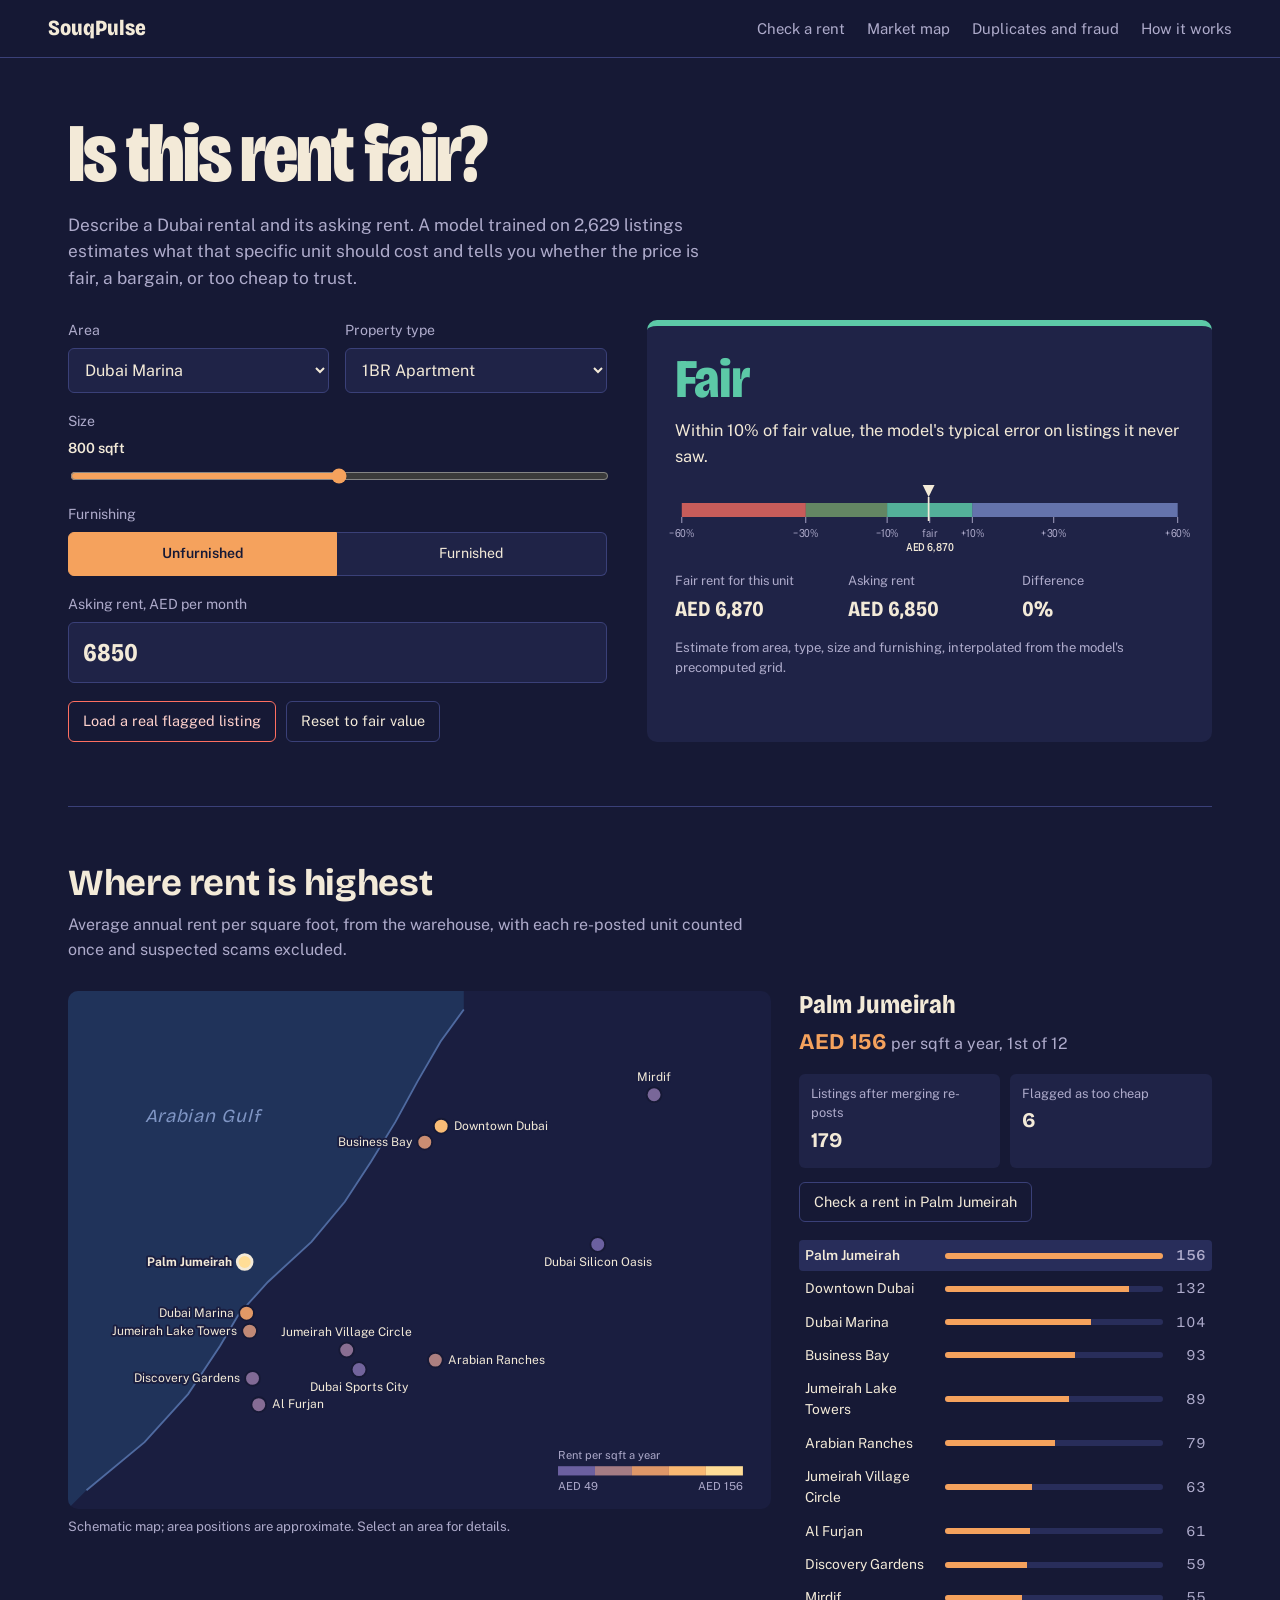
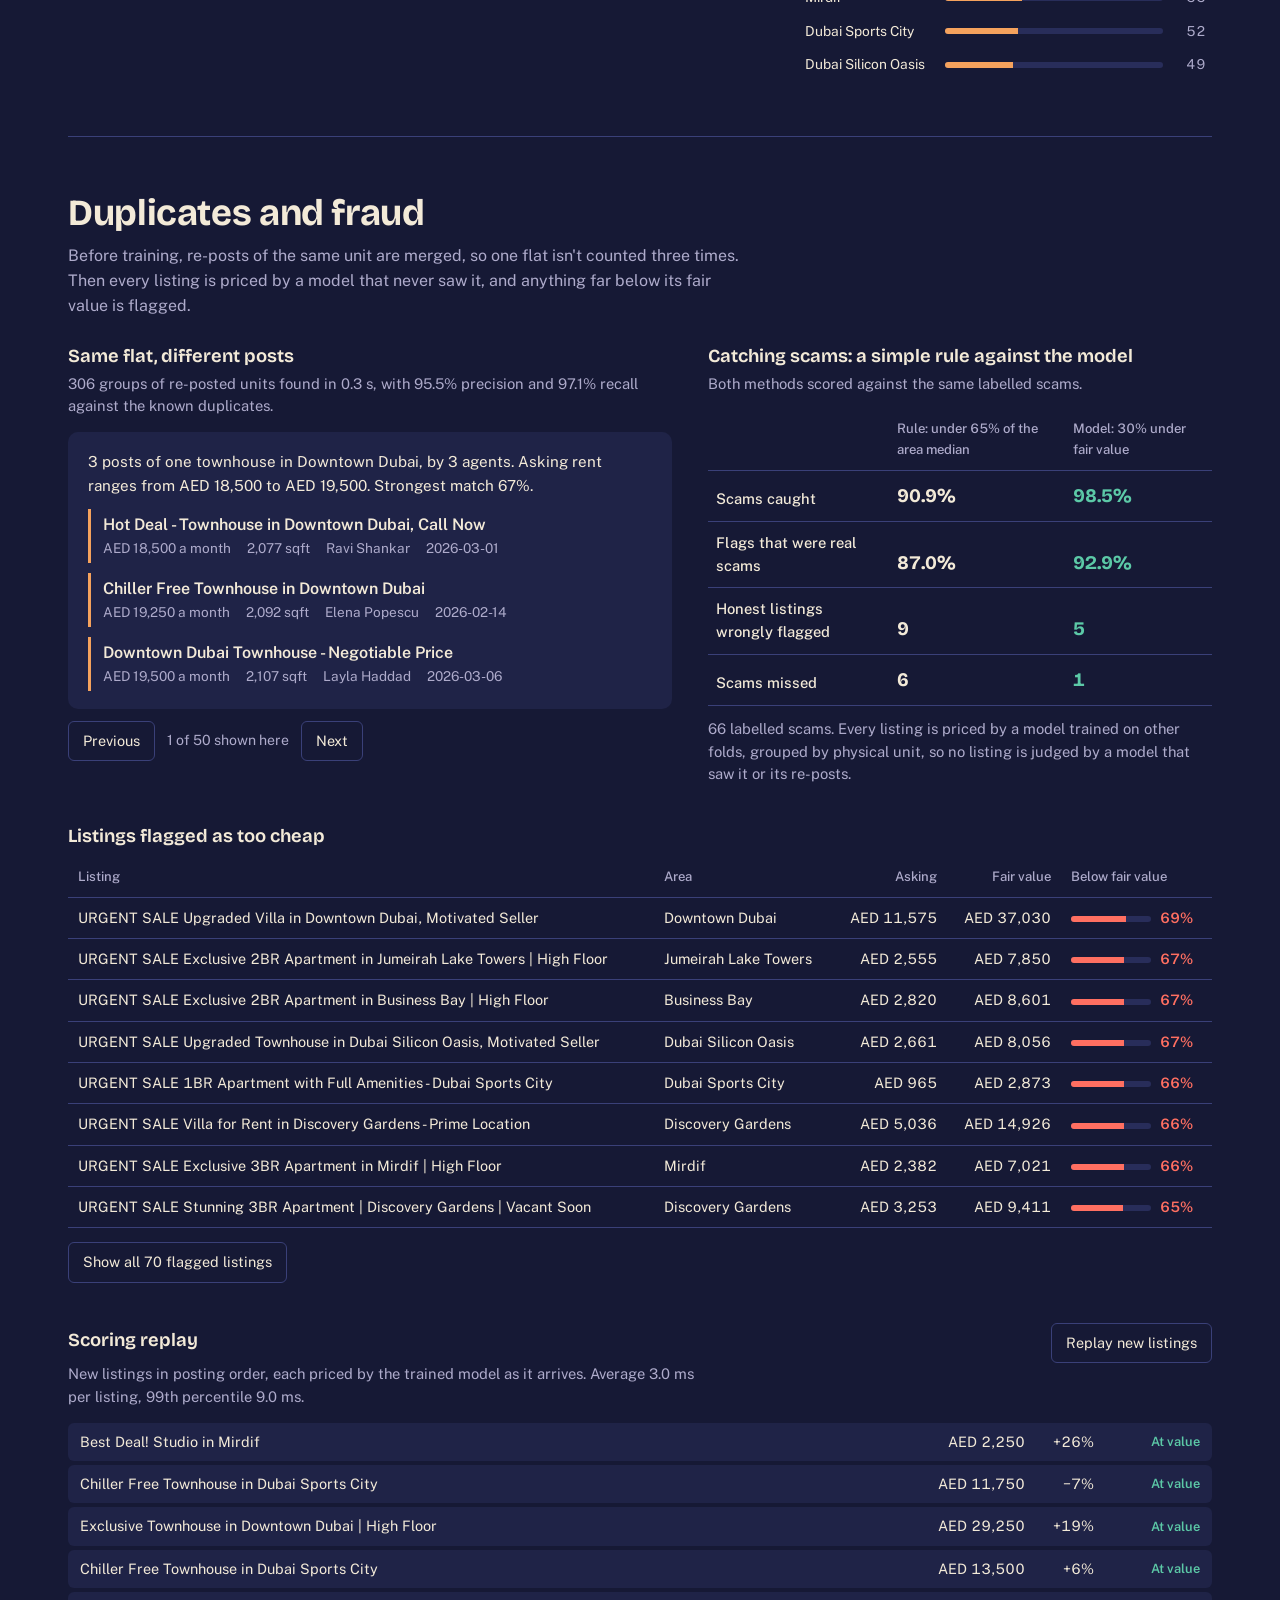
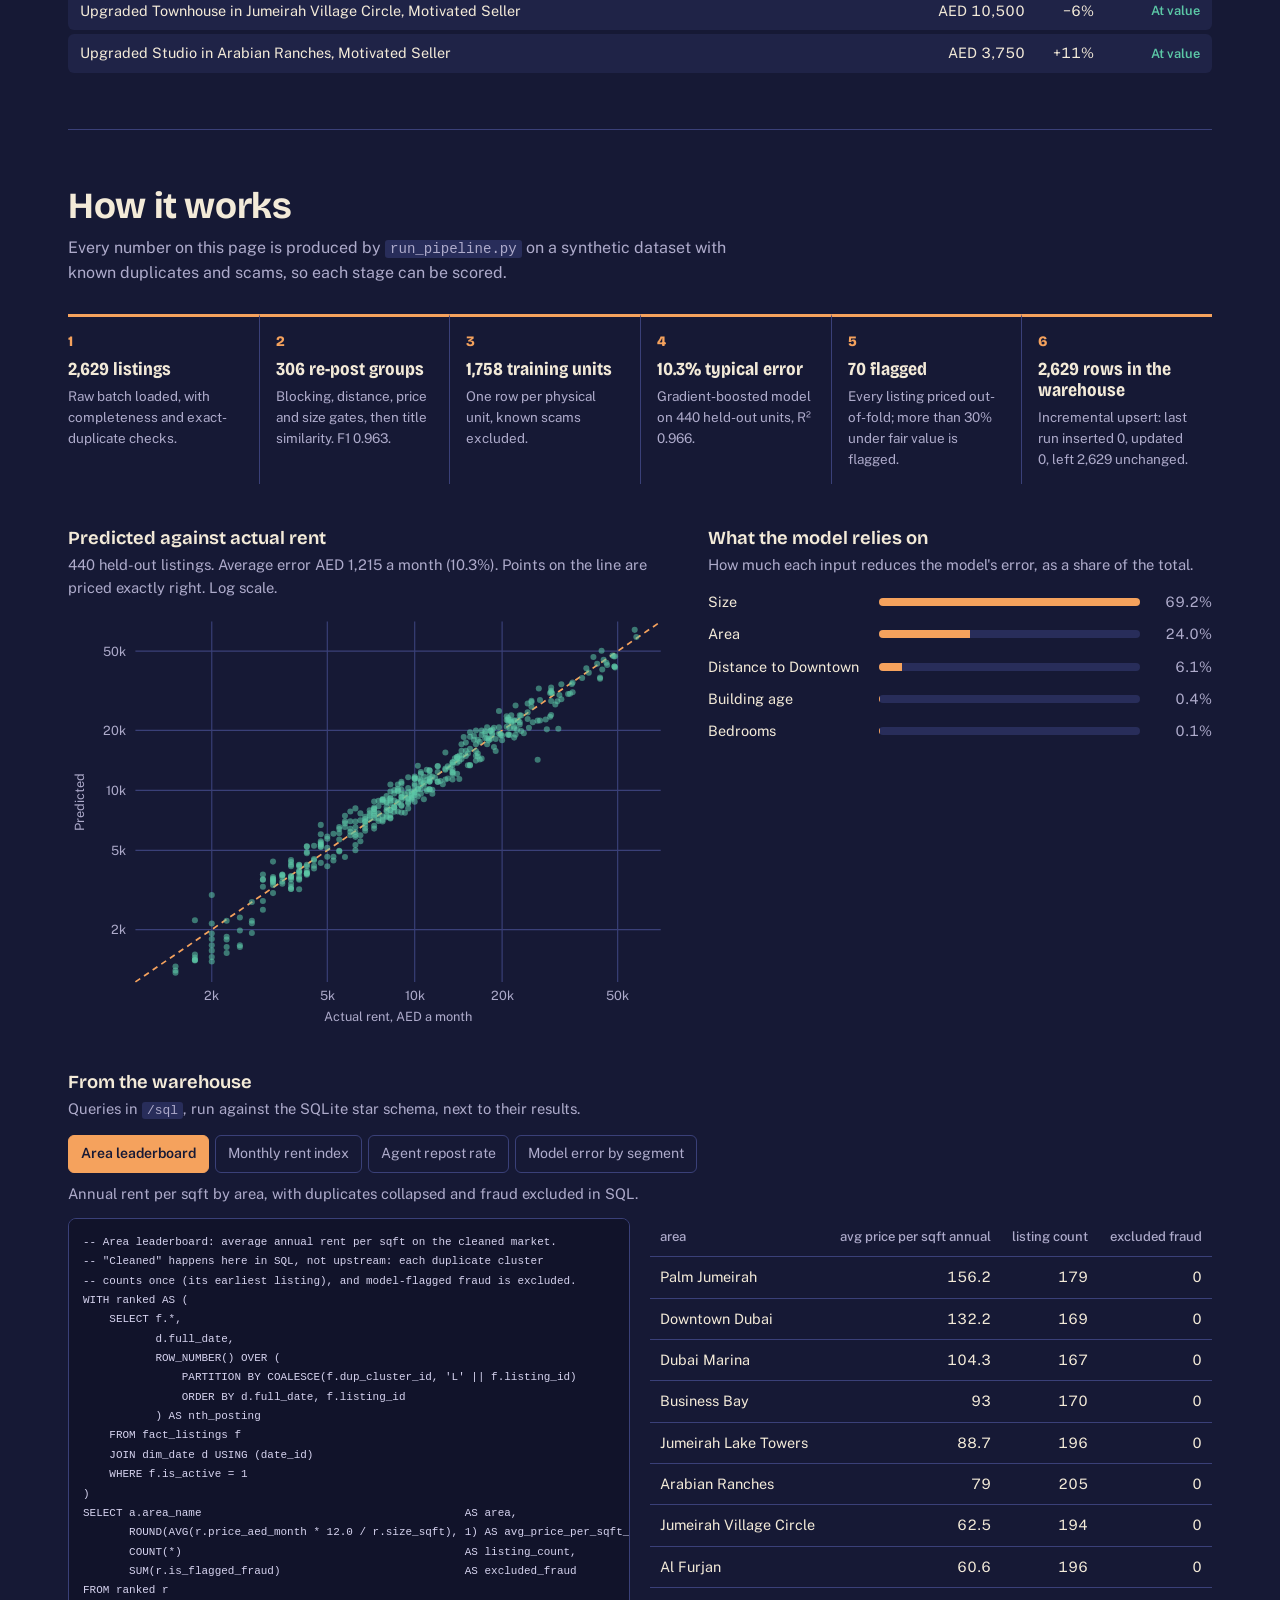
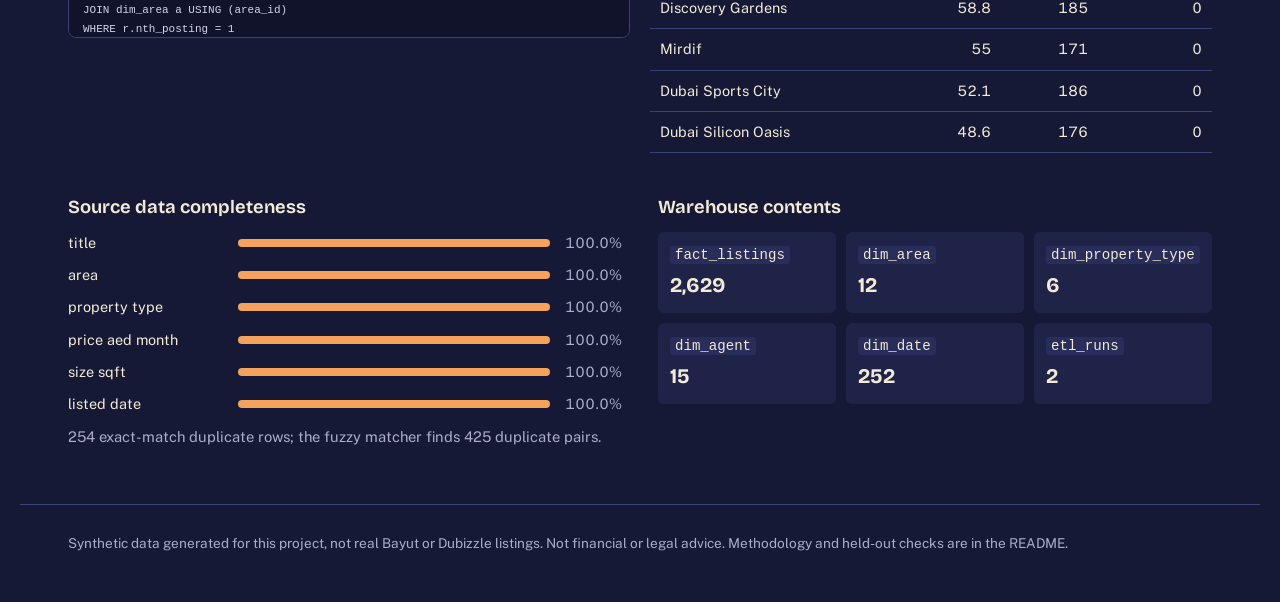
<file: docs/index.html>
<!DOCTYPE html>
<html lang="en">
<head>
<meta charset="UTF-8">
<meta name="viewport" content="width=device-width, initial-scale=1, viewport-fit=cover">
<title>SouqPulse: is this rent fair?</title>
<link rel="preconnect" href="https://fonts.googleapis.com">
<link rel="preconnect" href="https://fonts.gstatic.com" crossorigin>
<link href="https://fonts.googleapis.com/css2?family=Bricolage+Grotesque:opsz,wdth,wght@12..96,75..100,400..800&family=Public+Sans:wght@400..700&display=swap" rel="stylesheet">
<style>
:root {
  --night: #161935;
  --panel: #1f2347;
  --panel-2: #282d5a;
  --line: #3a4078;
  --text: #f3ead8;
  --muted: #aeabcb;
  --lantern: #f5a25d;
  --fair: #5cc9a7;
  --deal: #9bd77a;
  --cheap: #ff6f61;
  --over: #9db4ff;
  --display: "Bricolage Grotesque", "Avenir Next Condensed", "Arial Narrow", system-ui, sans-serif;
  --body: "Public Sans", system-ui, -apple-system, "Segoe UI", sans-serif;
  --mono: ui-monospace, "SFMono-Regular", Menlo, Consolas, monospace;
  color-scheme: dark;
}
* { box-sizing: border-box; }
html { scroll-behavior: smooth; scroll-padding-top: 72px; }
body { margin: 0; background: var(--night); color: var(--text); font: 16px/1.55 var(--body); }
h1, h2, h3 { font-family: var(--display); margin: 0; line-height: 1.1; }
h2 { font-size: clamp(1.7rem, 3vw, 2.3rem); font-weight: 700; letter-spacing: -.01em; }
h3 { font-size: 1.15rem; font-weight: 650; margin-bottom: 6px; }
p { margin: 0; }
a { color: var(--lantern); }
code { font-family: var(--mono); font-size: .88em; background: var(--panel-2); padding: 1px 5px; border-radius: 3px; }
button, input, select { font: inherit; color: inherit; }
:focus-visible { outline: 3px solid var(--lantern); outline-offset: 2px; }
.sub { color: var(--muted); font-size: .92rem; max-width: 70ch; }
.load-error { color: var(--cheap); padding: 12px 0; }
.r { text-align: right; }

/* Top bar */
.topbar {
  position: sticky; top: 0; z-index: 10; display: flex; align-items: center; justify-content: space-between; gap: 20px;
  padding: 12px clamp(16px, 4vw, 48px); background: rgb(22 25 53 / .94); backdrop-filter: blur(6px); border-bottom: 1px solid var(--line);
}
.brand { font-family: var(--display); font-weight: 800; font-size: 1.35rem; color: var(--text); text-decoration: none; font-variation-settings: "wdth" 85; }
.topbar nav { display: flex; gap: 22px; overflow-x: auto; scrollbar-width: none; }
.topbar nav a { color: var(--muted); text-decoration: none; font-size: .93rem; white-space: nowrap; padding: 4px 0; }
.topbar nav a:hover { color: var(--text); }

main { max-width: 1240px; margin: 0 auto; padding: 0 clamp(16px, 4vw, 48px); }

/* Hero checker */
.check {
  display: grid; grid-template-columns: minmax(0, 1fr) minmax(0, 1.05fr); grid-template-areas: "intro intro" "form verdict";
  gap: 28px 40px; padding: 56px 0 64px;
}
.check-intro { grid-area: intro; max-width: 760px; }
.check h1 {
  font-size: clamp(2.8rem, 7vw, 5.2rem); font-weight: 800; letter-spacing: -.025em; line-height: .95;
  font-variation-settings: "wdth" 80, "opsz" 96; margin-bottom: 18px;
}
.check-intro p { color: var(--muted); font-size: 1.08rem; max-width: 60ch; }
.checker { grid-area: form; display: grid; grid-template-columns: 1fr 1fr; gap: 18px 16px; align-content: start; }
.checker label { display: grid; gap: 6px; font-size: .88rem; color: var(--muted); }
.checker .wide, .checker .price, .checker .seg, .checker .examples { grid-column: 1 / -1; }
.checker output { color: var(--text); font-weight: 600; float: right; }
.checker select, .checker input[type=number] {
  width: 100%; padding: 11px 12px; border-radius: 6px; border: 1px solid var(--line); background: var(--panel); color: var(--text); font-size: 1rem;
}
.checker .price input { font-family: var(--display); font-size: 1.6rem; font-weight: 700; padding: 10px 14px; font-variation-settings: "wdth" 85; }
.checker input[type=range] { width: 100%; accent-color: var(--lantern); }
.seg { border: 0; padding: 0; margin: 0; display: flex; gap: 0; }
.seg legend { font-size: .88rem; color: var(--muted); margin-bottom: 6px; padding: 0; }
.seg label { display: block; flex: 1; }
.seg input { position: absolute; opacity: 0; }
.seg span { display: block; text-align: center; padding: 10px; border: 1px solid var(--line); background: var(--panel); color: var(--text); cursor: pointer; }
.seg label:first-of-type span { border-radius: 6px 0 0 6px; }
.seg label:last-of-type span { border-radius: 0 6px 6px 0; border-left: 0; }
.seg input:checked + span { background: var(--lantern); color: var(--night); border-color: var(--lantern); font-weight: 600; }
.seg input:focus-visible + span { outline: 3px solid var(--lantern); outline-offset: 2px; }
.examples { display: flex; flex-wrap: wrap; gap: 10px; }
.examples button, .pager button, .more, .replay-head button, .link {
  background: transparent; border: 1px solid var(--line); color: var(--text); border-radius: 6px; padding: 8px 14px; cursor: pointer; font-size: .9rem;
}
.examples button:hover, .pager button:hover, .more:hover, .replay-head button:hover, .link:hover { border-color: var(--lantern); }
#load-flagged { border-color: var(--cheap); color: #ffd2cc; }

.verdict {
  grid-area: verdict; background: var(--panel); border-radius: 10px; padding: 26px 28px; border-top: 6px solid var(--fair);
  display: grid; gap: 12px; align-content: start;
}
.verdict-word { font-family: var(--display); font-size: clamp(2.2rem, 4.5vw, 3.4rem); font-weight: 800; line-height: 1; letter-spacing: -.02em; font-variation-settings: "wdth" 82; }
.verdict-line { font-size: 1.02rem; max-width: 52ch; }
.verdict.fair { border-top-color: var(--fair); } .verdict.fair .verdict-word { color: var(--fair); }
.verdict.deal { border-top-color: var(--deal); } .verdict.deal .verdict-word { color: var(--deal); }
.verdict.over { border-top-color: var(--over); } .verdict.over .verdict-word { color: var(--over); }
.verdict.cheap { border-top-color: var(--cheap); } .verdict.cheap .verdict-word { color: var(--cheap); }
.ruler svg { width: 100%; height: 74px; display: block; overflow: visible; }
.ruler .z-cheap { fill: var(--cheap); opacity: .75; } .ruler .z-deal { fill: var(--deal); opacity: .55; }
.ruler .z-fair { fill: var(--fair); opacity: .85; } .ruler .z-over { fill: var(--over); opacity: .55; }
.ruler .tick { stroke: var(--muted); } .ruler .tick-label { fill: var(--muted); font-size: 11px; font-family: var(--body); }
.ruler .tick-label.dim { fill: var(--text); font-weight: 600; }
.ruler .marker path { fill: var(--text); } .ruler .marker line { stroke: var(--text); stroke-width: 2; }
.ruler .marker { transition: transform .25s ease-out; }
.verdict-figures { display: grid; grid-template-columns: repeat(3, 1fr); gap: 12px; margin: 4px 0 0; }
.verdict-figures dt { color: var(--muted); font-size: .8rem; }
.verdict-figures dd { margin: 2px 0 0; font-family: var(--display); font-size: 1.35rem; font-weight: 700; font-variation-settings: "wdth" 85; }
.verdict-source { color: var(--muted); font-size: .82rem; }

/* Bands */
.band { padding: 56px 0; border-top: 1px solid var(--line); }
.band-head { margin-bottom: 28px; display: grid; gap: 10px; }
.band-head p { color: var(--muted); max-width: 68ch; }

/* Map */
.map-grid { display: grid; grid-template-columns: minmax(0, 1.7fr) minmax(280px, 1fr); gap: 28px; align-items: start; }
.map-figure { margin: 0; }
#area-map { width: 100%; height: auto; display: block; background: #1a1e40; border-radius: 10px; }
.map-figure figcaption { color: var(--muted); font-size: .82rem; margin-top: 8px; }
#area-map .sea { fill: #20335a; }
#area-map .coast { fill: none; stroke: #4f6aa0; stroke-width: 2; }
#area-map .sea-label { fill: #7f95c4; font-family: var(--display); font-size: 20px; font-style: italic; letter-spacing: .04em; }
#area-map .area-dot { cursor: pointer; outline: none; }
#area-map .area-dot circle { stroke: var(--night); stroke-width: 2; transition: stroke .15s; }
#area-map .area-dot text { fill: var(--text); font-size: 13px; font-family: var(--body); paint-order: stroke; stroke: #1a1e40; stroke-width: 4px; stroke-linejoin: round; }
#area-map .area-dot:hover circle, #area-map .area-dot:focus-visible circle { stroke: var(--text); }
#area-map .area-dot.selected circle { stroke: var(--text); stroke-width: 3; }
#area-map .area-dot.selected text { font-weight: 700; }
#area-map .legend text { fill: var(--muted); font-size: 12px; font-family: var(--body); }
.area-panel h3 { font-size: 1.6rem; font-weight: 750; font-variation-settings: "wdth" 85; }
.area-figure { margin: 6px 0 14px; color: var(--muted); }
.area-figure strong { color: var(--lantern); font-family: var(--display); font-size: 1.4rem; }
.area-facts { display: grid; grid-template-columns: 1fr 1fr; gap: 10px; margin: 0 0 14px; }
.area-facts div { background: var(--panel); border-radius: 6px; padding: 10px 12px; }
.area-facts dt { color: var(--muted); font-size: .8rem; }
.area-facts dd { margin: 2px 0 0; font-family: var(--display); font-weight: 700; font-size: 1.3rem; }
.rank { list-style: none; margin: 18px 0 0; padding: 0; display: grid; gap: 2px; }
.rank button { display: grid; grid-template-columns: minmax(0, 9.5em) 1fr 2.4em; gap: 10px; align-items: center; width: 100%; background: none; border: 0; padding: 5px 6px; border-radius: 4px; cursor: pointer; font-size: .86rem; text-align: left; }
.rank button:hover { background: var(--panel); }
.rank li.on button { background: var(--panel-2); font-weight: 600; }
.rank .bar { height: 6px; background: var(--panel-2); border-radius: 3px; overflow: hidden; }
.rank .bar span { display: block; height: 100%; background: var(--lantern); }
.rank .v { text-align: right; font-variant-numeric: tabular-nums; color: var(--muted); }

/* Trust */
.trust-grid { display: grid; grid-template-columns: minmax(0, 1.2fr) minmax(0, 1fr); gap: 36px; margin-bottom: 40px; }
.cluster { background: var(--panel); border-radius: 10px; padding: 18px 20px; margin-top: 14px; min-height: 250px; }
.cluster-head { font-size: .95rem; margin-bottom: 12px; }
.cluster ul { list-style: none; margin: 0; padding: 0; display: grid; gap: 10px; }
.cluster li { border-left: 3px solid var(--lantern); padding: 4px 0 4px 12px; }
.cluster .t { font-weight: 600; }
.cluster .meta { display: flex; flex-wrap: wrap; gap: 4px 16px; color: var(--muted); font-size: .85rem; }
.pager { display: flex; align-items: center; gap: 12px; margin-top: 12px; font-size: .88rem; color: var(--muted); }
.versus { width: 100%; border-collapse: collapse; margin-top: 14px; font-variant-numeric: tabular-nums; }
.versus th, .versus td { padding: 10px 8px; border-bottom: 1px solid var(--line); text-align: left; font-size: .92rem; vertical-align: bottom; }
.versus thead th { color: var(--muted); font-weight: 500; font-size: .82rem; }
.versus tbody th { font-weight: 500; }
.versus td { font-family: var(--display); font-size: 1.2rem; font-weight: 700; }
.versus td.win { color: var(--fair); }
.versus-note, #versus-note { margin-top: 12px; }
.flag-title { margin-bottom: 12px; }
.table-scroll { overflow-x: auto; }
.flagged, .result { width: 100%; border-collapse: collapse; font-size: .9rem; font-variant-numeric: tabular-nums; }
.flagged th, .flagged td, .result th, .result td { padding: 9px 10px; border-bottom: 1px solid var(--line); text-align: left; }
.flagged th.r, .flagged td.r, .result .r { text-align: right; }
.flagged thead th, .result thead th { color: var(--muted); font-weight: 500; font-size: .82rem; white-space: nowrap; }
.flagged td:last-child { white-space: nowrap; color: var(--cheap); font-weight: 600; }
.gap { display: inline-block; width: 80px; height: 6px; background: var(--panel-2); border-radius: 3px; vertical-align: middle; margin-right: 6px; overflow: hidden; }
.gap span { display: block; height: 100%; background: var(--cheap); }
.more { margin-top: 14px; }

.replay { margin-top: 40px; }
.replay-head { display: flex; justify-content: space-between; align-items: center; gap: 16px; flex-wrap: wrap; }
.feed { list-style: none; margin: 14px 0 0; padding: 0; display: grid; gap: 4px; }
.feed li { display: grid; grid-template-columns: minmax(0, 1fr) 7.5em 4em 6.5em; gap: 12px; align-items: center; padding: 8px 12px; background: var(--panel); border-radius: 6px; font-size: .9rem; animation: arrive .3s ease-out; }
.feed .t { overflow: hidden; text-overflow: ellipsis; white-space: nowrap; }
.feed .p, .feed .r { text-align: right; font-variant-numeric: tabular-nums; }
.feed .f { font-size: .8rem; font-weight: 600; text-align: right; }
.feed .underpriced .f, .feed .underpriced .r { color: var(--cheap); }
.feed .overpriced .f { color: var(--over); }
.feed .fair .f { color: var(--fair); }
@keyframes arrive { from { opacity: 0; transform: translateY(-6px); } }

/* How it works */
.stages { list-style: none; counter-reset: stage; margin: 0 0 44px; padding: 0; display: grid; grid-template-columns: repeat(6, minmax(0, 1fr)); gap: 0; }
.stages li { counter-increment: stage; padding: 14px 16px 14px 0; border-top: 3px solid var(--lantern); display: grid; gap: 6px; align-content: start; position: relative; }
.stages li + li { padding-left: 16px; border-left: 1px solid var(--line); }
.stages li::before { content: counter(stage); color: var(--lantern); font-family: var(--display); font-weight: 800; font-size: .9rem; }
.stages strong { font-family: var(--display); font-size: 1.15rem; line-height: 1.15; font-variation-settings: "wdth" 85; }
.stages span { color: var(--muted); font-size: .84rem; }
.how-grid { display: grid; grid-template-columns: minmax(0, 1.2fr) minmax(0, 1fr); gap: 36px; margin-bottom: 44px; }
.scatter-fig { margin: 0; }
#scatter { width: 100%; height: auto; display: block; margin-top: 10px; }
#scatter .grid { stroke: var(--line); }
#scatter .axis { fill: var(--muted); font-size: 11px; font-family: var(--body); }
#scatter .ideal { stroke: var(--lantern); stroke-width: 1.5; stroke-dasharray: 5 4; }
#scatter .pt { fill: var(--fair); opacity: .55; }
.hbars { display: grid; gap: 10px; margin-top: 14px; }
.hbar { display: grid; grid-template-columns: minmax(0, 11em) 1fr 4.2em; gap: 12px; align-items: center; font-size: .9rem; }
.hbar .track { height: 8px; background: var(--panel-2); border-radius: 4px; overflow: hidden; }
.hbar .track span { display: block; height: 100%; background: var(--lantern); }
.hbar .v { text-align: right; font-variant-numeric: tabular-nums; color: var(--muted); }
.tabs { display: flex; flex-wrap: wrap; gap: 6px; margin: 14px 0 10px; }
.tabs button { background: transparent; border: 1px solid var(--line); border-radius: 6px; padding: 7px 12px; cursor: pointer; font-size: .88rem; color: var(--muted); }
.tabs button[aria-selected="true"] { background: var(--lantern); color: var(--night); border-color: var(--lantern); font-weight: 600; }
.query-grid { display: grid; grid-template-columns: minmax(0, 1fr) minmax(0, 1fr); gap: 20px; margin: 12px 0 44px; align-items: start; }
.sql { margin: 0; background: #11132a; border: 1px solid var(--line); border-radius: 8px; padding: 14px; max-height: 420px; overflow: auto; font-size: .78rem; line-height: 1.55; }
.sql code { background: none; padding: 0; color: #d6d3ef; }
.health-grid { display: grid; grid-template-columns: 1fr 1fr; gap: 36px; }
.tables { display: grid; grid-template-columns: repeat(auto-fit, minmax(140px, 1fr)); gap: 10px; margin: 14px 0 0; }
.tables div { background: var(--panel); border-radius: 6px; padding: 10px 12px; }
.tables dd { margin: 4px 0 0; font-family: var(--display); font-weight: 700; font-size: 1.3rem; }

.foot { max-width: 1240px; margin: 0 auto; padding: 28px clamp(16px, 4vw, 48px) 48px; color: var(--muted); font-size: .85rem; border-top: 1px solid var(--line); }

@media (max-width: 1000px) {
  .check { grid-template-columns: 1fr; grid-template-areas: "intro" "form" "verdict"; }
  .map-grid, .trust-grid, .how-grid, .query-grid, .health-grid { grid-template-columns: 1fr; }
  .stages { grid-template-columns: repeat(3, minmax(0, 1fr)); row-gap: 18px; }
  .stages li:nth-child(4) { border-left: 0; padding-left: 0; }
}
@media (max-width: 640px) {
  .topbar nav { display: none; }
  .check { padding: 36px 0 48px; }
  .checker { grid-template-columns: 1fr; }
  .verdict { padding: 20px; }
  .verdict-figures { grid-template-columns: 1fr 1fr; }
  .stages { grid-template-columns: 1fr 1fr; }
  .stages li, .stages li + li { padding-left: 0; border-left: 0; }
  .stages li:nth-child(odd) { padding-right: 12px; }
  .feed li { grid-template-columns: minmax(0, 1fr) auto; }
  .feed .r, .feed .p { display: none; }
  .hbar { grid-template-columns: minmax(0, 8em) 1fr 3.8em; }
  .flagged thead { display: none; }
  .flagged tr { display: grid; grid-template-columns: 1fr 1fr; gap: 2px 12px; padding: 12px 0; border-bottom: 1px solid var(--line); }
  .flagged td { border: 0; padding: 0; }
  .flagged td.lt { grid-column: 1 / -1; font-weight: 600; }
  .flagged td.la { grid-column: 1 / -1; color: var(--muted); margin-bottom: 4px; }
  .flagged td.r { text-align: left; }
  .flagged td[data-label]::before { content: attr(data-label); display: block; color: var(--muted); font-size: .76rem; font-weight: 400; }
  .flagged td:last-child { grid-column: 1 / -1; margin-top: 4px; }
  .rank button { grid-template-columns: minmax(0, 8.5em) 1fr 2.4em; }
}
@media (prefers-reduced-motion: reduce) {
  html { scroll-behavior: auto; }
  *, *::before, *::after { animation: none !important; transition: none !important; }
}

</style>
</head>
<body>
<header class="topbar">
  <a class="brand" href="#check">SouqPulse</a>
  <nav aria-label="Sections">
    <a href="#check">Check a rent</a>
    <a href="#map">Market map</a>
    <a href="#trust">Duplicates and fraud</a>
    <a href="#how">How it works</a>
  </nav>
</header>

<main>
  <section class="check" id="check" aria-labelledby="check-title">
    <div class="check-intro">
      <h1 id="check-title">Is this rent fair?</h1>
      <p>Describe a Dubai rental and its asking rent. A model trained on 2,629 listings estimates what that specific unit should cost and tells you whether the price is fair, a bargain, or too cheap to trust.</p>
    </div>

    <form class="checker" id="checker" autocomplete="off">
      <label>Area<select id="c-area"></select></label>
      <label>Property type<select id="c-type"></select></label>
      <label class="wide">Size <output id="c-size-out"></output><input type="range" id="c-size"></label>
      <fieldset class="seg">
        <legend>Furnishing</legend>
        <label><input type="radio" name="furnished" value="0" checked><span>Unfurnished</span></label>
        <label><input type="radio" name="furnished" value="1"><span>Furnished</span></label>
      </fieldset>
      <label class="price">Asking rent, AED per month<input type="number" id="c-price" min="100" step="50" inputmode="numeric"></label>
      <div class="examples">
        <button type="button" id="load-flagged">Load a real flagged listing</button>
        <button type="button" id="load-fair">Reset to fair value</button>
      </div>
    </form>

    <div class="verdict" id="verdict" aria-live="polite">
      <p class="verdict-word" id="v-word">—</p>
      <p class="verdict-line" id="v-line"></p>
      <div class="ruler" id="ruler" aria-hidden="true"></div>
      <dl class="verdict-figures">
        <div><dt>Fair rent for this unit</dt><dd id="v-fair">—</dd></div>
        <div><dt>Asking rent</dt><dd id="v-ask">—</dd></div>
        <div><dt>Difference</dt><dd id="v-diff">—</dd></div>
      </dl>
      <p class="verdict-source" id="v-source"></p>
    </div>
  </section>

  <section class="band" id="map" aria-labelledby="map-title">
    <div class="band-head">
      <h2 id="map-title">Where rent is highest</h2>
      <p>Average annual rent per square foot, from the warehouse, with each re-posted unit counted once and suspected scams excluded.</p>
    </div>
    <div class="map-grid">
      <figure class="map-figure">
        <svg id="area-map" role="img" aria-labelledby="map-title"></svg>
        <figcaption>Schematic map; area positions are approximate. Select an area for details.</figcaption>
      </figure>
      <aside class="area-panel" id="area-panel" aria-live="polite"></aside>
    </div>
  </section>

  <section class="band" id="trust" aria-labelledby="trust-title">
    <div class="band-head">
      <h2 id="trust-title">Duplicates and fraud</h2>
      <p>Before training, re-posts of the same unit are merged, so one flat isn't counted three times. Then every listing is priced by a model that never saw it, and anything far below its fair value is flagged.</p>
    </div>

    <div class="trust-grid">
      <div>
        <h3>Same flat, different posts</h3>
        <p class="sub" id="dup-sub"></p>
        <div class="cluster" id="cluster"></div>
        <div class="pager">
          <button type="button" id="dup-prev">Previous</button>
          <span id="dup-pos"></span>
          <button type="button" id="dup-next">Next</button>
        </div>
      </div>
      <div>
        <h3>Catching scams: a simple rule against the model</h3>
        <p class="sub">Both methods scored against the same labelled scams.</p>
        <table class="versus" id="versus"></table>
        <p class="sub" id="versus-note"></p>
      </div>
    </div>

    <h3 class="flag-title">Listings flagged as too cheap</h3>
    <div class="table-scroll"><table class="flagged" id="flagged"></table></div>
    <button type="button" class="more" id="flag-more">Show all flagged listings</button>

    <div class="replay">
      <div class="replay-head">
        <h3>Scoring replay</h3>
        <button type="button" id="replay-btn">Replay new listings</button>
      </div>
      <p class="sub" id="replay-sub"></p>
      <ol class="feed" id="feed"></ol>
    </div>
  </section>

  <section class="band" id="how" aria-labelledby="how-title">
    <div class="band-head">
      <h2 id="how-title">How it works</h2>
      <p>Every number on this page is produced by <code>run_pipeline.py</code> on a synthetic dataset with known duplicates and scams, so each stage can be scored.</p>
    </div>
    <ol class="stages" id="stages"></ol>

    <div class="how-grid">
      <figure class="scatter-fig">
        <h3>Predicted against actual rent</h3>
        <p class="sub" id="model-sub"></p>
        <svg id="scatter" role="img" aria-label="Predicted versus actual rent on held-out listings"></svg>
      </figure>
      <div>
        <h3>What the model relies on</h3>
        <p class="sub">How much each input reduces the model's error, as a share of the total.</p>
        <div id="importance" class="hbars"></div>
      </div>
    </div>

    <h3>From the warehouse</h3>
    <p class="sub">Queries in <code>/sql</code>, run against the SQLite star schema, next to their results.</p>
    <div class="tabs" id="query-tabs" role="tablist" aria-label="Warehouse queries"></div>
    <p class="sub" id="query-desc"></p>
    <div class="query-grid">
      <pre class="sql"><code id="query-sql"></code></pre>
      <div class="table-scroll"><table class="result" id="query-table"></table></div>
    </div>

    <div class="health-grid">
      <div>
        <h3>Source data completeness</h3>
        <div id="quality" class="hbars"></div>
      </div>
      <div>
        <h3>Warehouse contents</h3>
        <dl class="tables" id="tables"></dl>
      </div>
    </div>
  </section>
</main>

<footer class="foot">Synthetic data generated for this project, not real Bayut or Dubizzle listings. Not financial or legal advice. Methodology and held-out checks are in the README.</footer>

<script>
const EMBEDDED_DATA = {"metrics": {"dedup": {"true_duplicate_pairs": 418, "predicted_duplicate_pairs": 425, "true_positive_pairs": 406, "false_positive_pairs": 19, "false_negative_pairs": 12, "precision": 0.9553, "recall": 0.9713, "f1": 0.9632, "clusters_found": 306, "runtime_seconds": 0.326, "listings_scored": 2629}, "model": {"n_train": 1758, "n_test": 440, "mae_aed": 1215.0, "mape": 0.1031, "r2": 0.9659}, "fraud_detection": {"true_suspicious": 66, "naive_baseline": {"flagged": 69, "true_positives": 60, "false_positives": 9, "false_negatives": 6, "precision": 0.8696, "recall": 0.9091, "f1": 0.8889, "method": "naive: price < 65% of area+type median"}, "model_based": {"flagged": 70, "true_positives": 65, "false_positives": 5, "false_negatives": 1, "precision": 0.9286, "recall": 0.9848, "f1": 0.9559, "method": "model: priced >30% below predicted fair value", "threshold": -0.3}, "precision_improvement": 0.059, "f1_improvement": 0.067}, "data_quality": {"total_listings": 2629, "field_completeness": {"title": 1.0, "area": 1.0, "property_type": 1.0, "price_aed_month": 1.0, "size_sqft": 1.0, "listed_date": 1.0}, "exact_duplicate_rows": 254, "invalid_price_rows": 0}, "streaming": {"events_scored": 2629, "avg_latency_ms": 3.0189, "p50_latency_ms": 2.4244, "p99_latency_ms": 9.015, "max_latency_ms": 18.2093}, "warehouse": {"fact_listings": 2629, "dim_area": 12, "dim_property_type": 6, "dim_agent": 15, "dim_date": 252, "etl_runs": 2}, "etl_last_run": {"rows_in_batch": 2629, "rows_inserted": 0, "rows_updated": 0, "rows_unchanged": 2629, "rows_deactivated": 0}, "feature_importances": [{"feature": "size_sqft", "importance": 0.6915}, {"feature": "area", "importance": 0.2404}, {"feature": "distance_to_downtown_km", "importance": 0.061}, {"feature": "building_age_years", "importance": 0.004}, {"feature": "bedrooms", "importance": 0.0014}, {"feature": "property_type", "importance": 0.0008}, {"feature": "furnished", "importance": 0.0007}, {"feature": "floor", "importance": 0.0002}], "generated_at": "2026-09-23T12:29:03.744019+00:00"}, "area_summary": [{"area": "Palm Jumeirah", "avg_price_per_sqft_annual": 156.2, "listing_count": 179, "excluded_fraud": 0, "lat": 25.1124, "lon": 55.139}, {"area": "Downtown Dubai", "avg_price_per_sqft_annual": 132.2, "listing_count": 169, "excluded_fraud": 0, "lat": 25.1972, "lon": 55.2744}, {"area": "Dubai Marina", "avg_price_per_sqft_annual": 104.3, "listing_count": 167, "excluded_fraud": 0, "lat": 25.0805, "lon": 55.1403}, {"area": "Business Bay", "avg_price_per_sqft_annual": 93.0, "listing_count": 170, "excluded_fraud": 0, "lat": 25.1872, "lon": 55.2631}, {"area": "Jumeirah Lake Towers", "avg_price_per_sqft_annual": 88.7, "listing_count": 196, "excluded_fraud": 0, "lat": 25.0693, "lon": 55.1424}, {"area": "Arabian Ranches", "avg_price_per_sqft_annual": 79.0, "listing_count": 205, "excluded_fraud": 0, "lat": 25.0512, "lon": 55.2704}, {"area": "Jumeirah Village Circle", "avg_price_per_sqft_annual": 62.5, "listing_count": 194, "excluded_fraud": 0, "lat": 25.0575, "lon": 55.2093}, {"area": "Al Furjan", "avg_price_per_sqft_annual": 60.6, "listing_count": 196, "excluded_fraud": 0, "lat": 25.0234, "lon": 55.1487}, {"area": "Discovery Gardens", "avg_price_per_sqft_annual": 58.8, "listing_count": 185, "excluded_fraud": 0, "lat": 25.0398, "lon": 55.1444}, {"area": "Mirdif", "avg_price_per_sqft_annual": 55.0, "listing_count": 171, "excluded_fraud": 0, "lat": 25.2168, "lon": 55.4211}, {"area": "Dubai Sports City", "avg_price_per_sqft_annual": 52.1, "listing_count": 186, "excluded_fraud": 0, "lat": 25.0453, "lon": 55.2178}, {"area": "Dubai Silicon Oasis", "avg_price_per_sqft_annual": 48.6, "listing_count": 176, "excluded_fraud": 0, "lat": 25.1234, "lon": 55.3823}], "duplicate_clusters": [{"cluster_id": "cluster_3", "members": [{"listing_id": 2529, "title": "Hot Deal - Townhouse in Downtown Dubai, Call Now", "area": "Downtown Dubai", "property_type": "Townhouse", "bedrooms": 4, "size_sqft": 2077, "price_aed_month": 18500, "agent_name": "Ravi Shankar", "listed_date": "2026-03-01"}, {"listing_id": 95, "title": "Chiller Free Townhouse in Downtown Dubai", "area": "Downtown Dubai", "property_type": "Townhouse", "bedrooms": 4, "size_sqft": 2092, "price_aed_month": 19250, "agent_name": "Elena Popescu", "listed_date": "2026-02-14"}, {"listing_id": 2528, "title": "Downtown Dubai Townhouse - Negotiable Price", "area": "Downtown Dubai", "property_type": "Townhouse", "bedrooms": 4, "size_sqft": 2107, "price_aed_month": 19500, "agent_name": "Layla Haddad", "listed_date": "2026-03-06"}], "pair_scores": [{"a": 2529, "b": 95, "score": 0.6746}, {"a": 2529, "b": 2528, "score": 0.5717}, {"a": 95, "b": 2528, "score": 0.5681}]}, {"cluster_id": "cluster_8", "members": [{"listing_id": 2431, "title": "2BR Apartment in Al Furjan | Well Maintained", "area": "Al Furjan", "property_type": "2BR Apartment", "bedrooms": 2, "size_sqft": 943, "price_aed_month": 4000, "agent_name": "Noor Abdullah", "listed_date": "2026-02-18"}, {"listing_id": 1097, "title": "Chiller Free 2BR Apartment in Al Furjan", "area": "Al Furjan", "property_type": "2BR Apartment", "bedrooms": 2, "size_sqft": 958, "price_aed_month": 4250, "agent_name": "Ravi Shankar", "listed_date": "2026-02-02"}, {"listing_id": 2432, "title": "2BR Apartment in Al Furjan | Well Maintained", "area": "Al Furjan", "property_type": "2BR Apartment", "bedrooms": 2, "size_sqft": 943, "price_aed_month": 4000, "agent_name": "Omar Farouk", "listed_date": "2026-02-17"}], "pair_scores": [{"a": 2431, "b": 1097, "score": 0.6608}, {"a": 2431, "b": 2432, "score": 0.8727}, {"a": 1097, "b": 2432, "score": 0.7491}]}, {"cluster_id": "cluster_18", "members": [{"listing_id": 2257, "title": "Hot Deal - Townhouse in Dubai Marina, Call Now", "area": "Dubai Marina", "property_type": "Townhouse", "bedrooms": 3, "size_sqft": 1983, "price_aed_month": 16500, "agent_name": "Noor Abdullah", "listed_date": "2026-06-08"}, {"listing_id": 1137, "title": "Best Deal! Townhouse in Dubai Marina", "area": "Dubai Marina", "property_type": "Townhouse", "bedrooms": 3, "size_sqft": 1983, "price_aed_month": 17000, "agent_name": "Ravi Shankar", "listed_date": "2026-05-19"}, {"listing_id": 2258, "title": "Brand New Listing: Townhouse in Dubai Marina", "area": "Dubai Marina", "property_type": "Townhouse", "bedrooms": 3, "size_sqft": 1983, "price_aed_month": 17000, "agent_name": "Sofia Marchetti", "listed_date": "2026-06-04"}], "pair_scores": [{"a": 2257, "b": 1137, "score": 0.6059}, {"a": 2257, "b": 2258, "score": 0.8188}, {"a": 1137, "b": 2258, "score": 0.5681}]}, {"cluster_id": "cluster_19", "members": [{"listing_id": 2523, "title": "Hot Deal - 1BR Apartment in Discovery Gardens, Call Now", "area": "Discovery Gardens", "property_type": "1BR Apartment", "bedrooms": 2, "size_sqft": 874, "price_aed_month": 5000, "agent_name": "Chen Wei", "listed_date": "2026-07-10"}, {"listing_id": 534, "title": "Stunning 1BR Apartment | Discovery Gardens | Vacant Soon", "area": "Discovery Gardens", "property_type": "1BR Apartment", "bedrooms": 2, "size_sqft": 859, "price_aed_month": 4750, "agent_name": "Fatima Al-Suwaidi", "listed_date": "2026-07-07"}, {"listing_id": 2524, "title": "Must See! 1BR Apartment Available in Discovery Gardens", "area": "Discovery Gardens", "property_type": "1BR Apartment", "bedrooms": 2, "size_sqft": 859, "price_aed_month": 4500, "agent_name": "Ravi Shankar", "listed_date": "2026-07-17"}], "pair_scores": [{"a": 2523, "b": 534, "score": 0.5742}, {"a": 2523, "b": 2524, "score": 0.6683}, {"a": 534, "b": 2524, "score": 0.6773}]}, {"cluster_id": "cluster_21", "members": [{"listing_id": 2468, "title": "Hot Deal - Townhouse in Dubai Marina, Call Now", "area": "Dubai Marina", "property_type": "Townhouse", "bedrooms": 4, "size_sqft": 2481, "price_aed_month": 21000, "agent_name": "Anjali Menon", "listed_date": "2026-02-10"}, {"listing_id": 591, "title": "Townhouse with Full Amenities - Dubai Marina", "area": "Dubai Marina", "property_type": "Townhouse", "bedrooms": 4, "size_sqft": 2496, "price_aed_month": 21500, "agent_name": "Omar Farouk", "listed_date": "2026-01-25"}, {"listing_id": 2469, "title": "Must See! Townhouse Available in Dubai Marina", "area": "Dubai Marina", "property_type": "Townhouse", "bedrooms": 4, "size_sqft": 2481, "price_aed_month": 22500, "agent_name": "Layla Haddad", "listed_date": "2026-02-09"}], "pair_scores": [{"a": 2468, "b": 591, "score": 0.623}, {"a": 2468, "b": 2469, "score": 0.6578}, {"a": 591, "b": 2469, "score": 0.8222}]}, {"cluster_id": "cluster_22", "members": [{"listing_id": 2221, "title": "Studio in Al Furjan | Well Maintained", "area": "Al Furjan", "property_type": "Studio", "bedrooms": 0, "size_sqft": 426, "price_aed_month": 2500, "agent_name": "Grace Okafor", "listed_date": "2026-02-19"}, {"listing_id": 2222, "title": "Studio in Al Furjan | Well Maintained", "area": "Al Furjan", "property_type": "Studio", "bedrooms": 0, "size_sqft": 456, "price_aed_month": 3000, "agent_name": "Daniel Reyes", "listed_date": "2026-02-09"}, {"listing_id": 1438, "title": "Spacious Studio in Al Furjan | Ready to Move", "area": "Al Furjan", "property_type": "Studio", "bedrooms": 0, "size_sqft": 441, "price_aed_month": 2750, "agent_name": "Elena Popescu", "listed_date": "2026-02-02"}], "pair_scores": [{"a": 2221, "b": 1438, "score": 0.6767}, {"a": 2222, "b": 1438, "score": 0.5534}]}, {"cluster_id": "cluster_29", "members": [{"listing_id": 2388, "title": "Brand New Listing: Townhouse in Arabian Ranches", "area": "Arabian Ranches", "property_type": "Townhouse", "bedrooms": 3, "size_sqft": 2177, "price_aed_month": 14500, "agent_name": "Chen Wei", "listed_date": "2026-09-04"}, {"listing_id": 579, "title": "Townhouse with Full Amenities - Arabian Ranches", "area": "Arabian Ranches", "property_type": "Townhouse", "bedrooms": 3, "size_sqft": 2192, "price_aed_month": 15000, "agent_name": "Yusuf Karimi", "listed_date": "2026-08-22"}, {"listing_id": 2389, "title": "Arabian Ranches Townhouse - Negotiable Price", "area": "Arabian Ranches", "property_type": "Townhouse", "bedrooms": 3, "size_sqft": 2192, "price_aed_month": 15000, "agent_name": "Sofia Marchetti", "listed_date": "2026-09-10"}], "pair_scores": [{"a": 2388, "b": 579, "score": 0.6999}, {"a": 2388, "b": 2389, "score": 0.6032}, {"a": 579, "b": 2389, "score": 0.7235}]}, {"cluster_id": "cluster_35", "members": [{"listing_id": 2340, "title": "Hot Deal - Townhouse in Dubai Silicon Oasis, Call Now", "area": "Dubai Silicon Oasis", "property_type": "Townhouse", "bedrooms": 3, "size_sqft": 2056, "price_aed_month": 8000, "agent_name": "Layla Haddad", "listed_date": "2026-04-07"}, {"listing_id": 2339, "title": "Dubai Silicon Oasis Townhouse - Negotiable Price", "area": "Dubai Silicon Oasis", "property_type": "Townhouse", "bedrooms": 3, "size_sqft": 2056, "price_aed_month": 8500, "agent_name": "Fatima Al-Suwaidi", "listed_date": "2026-04-17"}, {"listing_id": 767, "title": "Stunning Townhouse | Dubai Silicon Oasis | Vacant Soon", "area": "Dubai Silicon Oasis", "property_type": "Townhouse", "bedrooms": 3, "size_sqft": 2056, "price_aed_month": 8250, "agent_name": "Michael Costa", "listed_date": "2026-04-03"}], "pair_scores": [{"a": 2340, "b": 2339, "score": 0.5674}, {"a": 2340, "b": 767, "score": 0.6615}, {"a": 2339, "b": 767, "score": 0.6837}]}, {"cluster_id": "cluster_36", "members": [{"listing_id": 1842, "title": "Stunning Townhouse | Discovery Gardens | Vacant Soon", "area": "Discovery Gardens", "property_type": "Townhouse", "bedrooms": 3, "size_sqft": 2434, "price_aed_month": 14250, "agent_name": "Daniel Reyes", "listed_date": "2026-01-15"}, {"listing_id": 2392, "title": "Discovery Gardens Townhouse - Negotiable Price", "area": "Discovery Gardens", "property_type": "Townhouse", "bedrooms": 3, "size_sqft": 2449, "price_aed_month": 14500, "agent_name": "Grace Okafor", "listed_date": "2026-01-29"}, {"listing_id": 2393, "title": "Brand New Listing: Townhouse in Discovery Gardens", "area": "Discovery Gardens", "property_type": "Townhouse", "bedrooms": 3, "size_sqft": 2434, "price_aed_month": 13500, "agent_name": "Fatima Al-Suwaidi", "listed_date": "2026-02-04"}], "pair_scores": [{"a": 1842, "b": 2392, "score": 0.5691}, {"a": 1842, "b": 2393, "score": 0.6446}, {"a": 2392, "b": 2393, "score": 0.6735}]}, {"cluster_id": "cluster_40", "members": [{"listing_id": 2490, "title": "Hot Deal - 1BR Apartment in Palm Jumeirah, Call Now", "area": "Palm Jumeirah", "property_type": "1BR Apartment", "bedrooms": 2, "size_sqft": 929, "price_aed_month": 11000, "agent_name": "Ravi Shankar", "listed_date": "2026-04-21"}, {"listing_id": 2, "title": "1BR Apartment with Full Amenities - Palm Jumeirah", "area": "Palm Jumeirah", "property_type": "1BR Apartment", "bedrooms": 2, "size_sqft": 929, "price_aed_month": 10750, "agent_name": "Daniel Reyes", "listed_date": "2026-04-19"}, {"listing_id": 1032, "title": "Stunning 1BR Apartment | Palm Jumeirah | Vacant Soon", "area": "Palm Jumeirah", "property_type": "1BR Apartment", "bedrooms": 2, "size_sqft": 936, "price_aed_month": 10250, "agent_name": "Priya Nair", "listed_date": "2026-05-13"}], "pair_scores": [{"a": 2490, "b": 2, "score": 0.6537}, {"a": 2, "b": 1032, "score": 0.6883}]}, {"cluster_id": "cluster_41", "members": [{"listing_id": 2201, "title": "Hot Deal - 1BR Apartment in Jumeirah Village Circle, Call Now", "area": "Jumeirah Village Circle", "property_type": "1BR Apartment", "bedrooms": 1, "size_sqft": 959, "price_aed_month": 6500, "agent_name": "Hassan Ali", "listed_date": "2026-08-29"}, {"listing_id": 2202, "title": "Jumeirah Village Circle 1BR Apartment - Negotiable Price", "area": "Jumeirah Village Circle", "property_type": "1BR Apartment", "bedrooms": 1, "size_sqft": 959, "price_aed_month": 6500, "agent_name": "Daniel Reyes", "listed_date": "2026-09-03"}, {"listing_id": 517, "title": "Stunning 1BR Apartment | Jumeirah Village Circle | Vacant Soon", "area": "Jumeirah Village Circle", "property_type": "1BR Apartment", "bedrooms": 1, "size_sqft": 944, "price_aed_month": 6500, "agent_name": "Chen Wei", "listed_date": "2026-08-27"}], "pair_scores": [{"a": 2201, "b": 2202, "score": 0.6922}, {"a": 2201, "b": 517, "score": 0.5793}, {"a": 2202, "b": 517, "score": 0.6502}]}, {"cluster_id": "cluster_43", "members": [{"listing_id": 1715, "title": "Exclusive Townhouse in Al Furjan | High Floor", "area": "Al Furjan", "property_type": "Townhouse", "bedrooms": 4, "size_sqft": 1817, "price_aed_month": 8000, "agent_name": "Layla Haddad", "listed_date": "2026-06-23"}, {"listing_id": 2204, "title": "Townhouse in Al Furjan | Well Maintained", "area": "Al Furjan", "property_type": "Townhouse", "bedrooms": 4, "size_sqft": 1802, "price_aed_month": 8500, "agent_name": "Yusuf Karimi", "listed_date": "2026-06-29"}, {"listing_id": 2205, "title": "Al Furjan Townhouse - Negotiable Price", "area": "Al Furjan", "property_type": "Townhouse", "bedrooms": 4, "size_sqft": 1817, "price_aed_month": 8000, "agent_name": "Daniel Reyes", "listed_date": "2026-06-25"}], "pair_scores": [{"a": 1715, "b": 2204, "score": 0.6814}, {"a": 1715, "b": 2205, "score": 0.5723}, {"a": 2204, "b": 2205, "score": 0.5543}]}, {"cluster_id": "cluster_0", "members": [{"listing_id": 2208, "title": "Must See! Villa Available in Dubai Marina", "area": "Dubai Marina", "property_type": "Villa", "bedrooms": 5, "size_sqft": 2995, "price_aed_month": 27000, "agent_name": "Michael Costa", "listed_date": "2026-06-10"}, {"listing_id": 1573, "title": "Best Deal! Villa in Dubai Marina", "area": "Dubai Marina", "property_type": "Villa", "bedrooms": 5, "size_sqft": 2995, "price_aed_month": 28250, "agent_name": "Fatima Al-Suwaidi", "listed_date": "2026-06-07"}], "pair_scores": [{"a": 2208, "b": 1573, "score": 0.6396}]}, {"cluster_id": "cluster_1", "members": [{"listing_id": 1243, "title": "Upgraded Villa in Discovery Gardens, Motivated Seller", "area": "Discovery Gardens", "property_type": "Villa", "bedrooms": 6, "size_sqft": 3829, "price_aed_month": 21250, "agent_name": "Fatima Al-Suwaidi", "listed_date": "2026-07-29"}, {"listing_id": 2455, "title": "Hot Deal - Villa in Discovery Gardens, Call Now", "area": "Discovery Gardens", "property_type": "Villa", "bedrooms": 6, "size_sqft": 3829, "price_aed_month": 21500, "agent_name": "Michael Costa", "listed_date": "2026-08-13"}], "pair_scores": [{"a": 1243, "b": 2455, "score": 0.7124}]}, {"cluster_id": "cluster_2", "members": [{"listing_id": 964, "title": "Chiller Free 2BR Apartment in Business Bay", "area": "Business Bay", "property_type": "2BR Apartment", "bedrooms": 3, "size_sqft": 1153, "price_aed_month": 8500, "agent_name": "Ravi Shankar", "listed_date": "2026-05-06"}, {"listing_id": 2512, "title": "2BR Apartment in Business Bay | Well Maintained", "area": "Business Bay", "property_type": "2BR Apartment", "bedrooms": 3, "size_sqft": 1138, "price_aed_month": 8500, "agent_name": "Elena Popescu", "listed_date": "2026-05-08"}], "pair_scores": [{"a": 964, "b": 2512, "score": 0.7673}]}, {"cluster_id": "cluster_4", "members": [{"listing_id": 2123, "title": "Best Deal! 1BR Apartment in Discovery Gardens", "area": "Discovery Gardens", "property_type": "1BR Apartment", "bedrooms": 1, "size_sqft": 848, "price_aed_month": 3750, "agent_name": "Omar Farouk", "listed_date": "2026-08-21"}, {"listing_id": 2444, "title": "1BR Apartment in Discovery Gardens | Well Maintained", "area": "Discovery Gardens", "property_type": "1BR Apartment", "bedrooms": 1, "size_sqft": 863, "price_aed_month": 4000, "agent_name": "Michael Costa", "listed_date": "2026-09-08"}], "pair_scores": [{"a": 2123, "b": 2444, "score": 0.7098}]}, {"cluster_id": "cluster_5", "members": [{"listing_id": 1311, "title": "Spacious Townhouse in Jumeirah Village Circle | Ready to Move", "area": "Jumeirah Village Circle", "property_type": "Townhouse", "bedrooms": 4, "size_sqft": 2040, "price_aed_month": 11750, "agent_name": "Sofia Marchetti", "listed_date": "2026-04-12"}, {"listing_id": 2381, "title": "Jumeirah Village Circle Townhouse - Negotiable Price", "area": "Jumeirah Village Circle", "property_type": "Townhouse", "bedrooms": 4, "size_sqft": 2025, "price_aed_month": 12000, "agent_name": "Ravi Shankar", "listed_date": "2026-04-17"}], "pair_scores": [{"a": 1311, "b": 2381, "score": 0.6394}]}, {"cluster_id": "cluster_6", "members": [{"listing_id": 1675, "title": "Townhouse with Full Amenities - Jumeirah Village Circle", "area": "Jumeirah Village Circle", "property_type": "Townhouse", "bedrooms": 3, "size_sqft": 2360, "price_aed_month": 11000, "agent_name": "Hassan Ali", "listed_date": "2026-04-12"}, {"listing_id": 2289, "title": "Townhouse in Jumeirah Village Circle | Well Maintained", "area": "Jumeirah Village Circle", "property_type": "Townhouse", "bedrooms": 3, "size_sqft": 2360, "price_aed_month": 10500, "agent_name": "Anjali Menon", "listed_date": "2026-05-02"}], "pair_scores": [{"a": 1675, "b": 2289, "score": 0.8192}]}, {"cluster_id": "cluster_7", "members": [{"listing_id": 1064, "title": "Spacious Studio in Mirdif | Ready to Move", "area": "Mirdif", "property_type": "Studio", "bedrooms": 0, "size_sqft": 492, "price_aed_month": 2250, "agent_name": "Daniel Reyes", "listed_date": "2026-04-17"}, {"listing_id": 2494, "title": "Brand New Listing: Studio in Mirdif", "area": "Mirdif", "property_type": "Studio", "bedrooms": 0, "size_sqft": 492, "price_aed_month": 2500, "agent_name": "Michael Costa", "listed_date": "2026-04-27"}], "pair_scores": [{"a": 1064, "b": 2494, "score": 0.6314}]}, {"cluster_id": "cluster_9", "members": [{"listing_id": 75, "title": "Stunning 1BR Apartment | Arabian Ranches | Vacant Soon", "area": "Arabian Ranches", "property_type": "1BR Apartment", "bedrooms": 1, "size_sqft": 820, "price_aed_month": 6000, "agent_name": "Chen Wei", "listed_date": "2026-03-31"}, {"listing_id": 2423, "title": "Hot Deal - 1BR Apartment in Arabian Ranches, Call Now", "area": "Arabian Ranches", "property_type": "1BR Apartment", "bedrooms": 1, "size_sqft": 805, "price_aed_month": 6000, "agent_name": "Daniel Reyes", "listed_date": "2026-04-13"}], "pair_scores": [{"a": 75, "b": 2423, "score": 0.6873}]}, {"cluster_id": "cluster_10", "members": [{"listing_id": 2521, "title": "Palm Jumeirah 3BR Apartment - Negotiable Price", "area": "Palm Jumeirah", "property_type": "3BR Apartment", "bedrooms": 3, "size_sqft": 1596, "price_aed_month": 18500, "agent_name": "Anjali Menon", "listed_date": "2026-03-09"}, {"listing_id": 2165, "title": "Exclusive 3BR Apartment in Palm Jumeirah | High Floor", "area": "Palm Jumeirah", "property_type": "3BR Apartment", "bedrooms": 3, "size_sqft": 1581, "price_aed_month": 18500, "agent_name": "Omar Farouk", "listed_date": "2026-02-23"}], "pair_scores": [{"a": 2521, "b": 2165, "score": 0.5775}]}, {"cluster_id": "cluster_11", "members": [{"listing_id": 1627, "title": "Chiller Free 2BR Apartment in Dubai Silicon Oasis", "area": "Dubai Silicon Oasis", "property_type": "2BR Apartment", "bedrooms": 2, "size_sqft": 1033, "price_aed_month": 4000, "agent_name": "Anjali Menon", "listed_date": "2026-06-25"}, {"listing_id": 2328, "title": "Dubai Silicon Oasis 2BR Apartment - Negotiable Price", "area": "Dubai Silicon Oasis", "property_type": "2BR Apartment", "bedrooms": 2, "size_sqft": 1048, "price_aed_month": 4000, "agent_name": "Noor Abdullah", "listed_date": "2026-06-27"}], "pair_scores": [{"a": 1627, "b": 2328, "score": 0.5868}]}, {"cluster_id": "cluster_12", "members": [{"listing_id": 2362, "title": "Villa in Al Furjan | Well Maintained", "area": "Al Furjan", "property_type": "Villa", "bedrooms": 5, "size_sqft": 3660, "price_aed_month": 21500, "agent_name": "Grace Okafor", "listed_date": "2026-09-09"}, {"listing_id": 1095, "title": "Upgraded Villa in Al Furjan, Motivated Seller", "area": "Al Furjan", "property_type": "Villa", "bedrooms": 5, "size_sqft": 3645, "price_aed_month": 21000, "agent_name": "Sofia Marchetti", "listed_date": "2026-08-23"}], "pair_scores": [{"a": 2362, "b": 1095, "score": 0.7275}]}, {"cluster_id": "cluster_14", "members": [{"listing_id": 1111, "title": "Spacious Studio in Business Bay | Ready to Move", "area": "Business Bay", "property_type": "Studio", "bedrooms": 0, "size_sqft": 413, "price_aed_month": 3750, "agent_name": "Anjali Menon", "listed_date": "2026-05-22"}, {"listing_id": 2532, "title": "Business Bay Studio - Negotiable Price", "area": "Business Bay", "property_type": "Studio", "bedrooms": 0, "size_sqft": 428, "price_aed_month": 4000, "agent_name": "Chen Wei", "listed_date": "2026-06-02"}], "pair_scores": [{"a": 1111, "b": 2532, "score": 0.5609}]}, {"cluster_id": "cluster_15", "members": [{"listing_id": 1010, "title": "2BR Apartment with Full Amenities - Arabian Ranches", "area": "Arabian Ranches", "property_type": "2BR Apartment", "bedrooms": 3, "size_sqft": 1213, "price_aed_month": 9000, "agent_name": "Grace Okafor", "listed_date": "2026-07-24"}, {"listing_id": 2332, "title": "Brand New Listing: 2BR Apartment in Arabian Ranches", "area": "Arabian Ranches", "property_type": "2BR Apartment", "bedrooms": 3, "size_sqft": 1213, "price_aed_month": 9000, "agent_name": "Chen Wei", "listed_date": "2026-08-14"}], "pair_scores": [{"a": 1010, "b": 2332, "score": 0.7249}]}, {"cluster_id": "cluster_16", "members": [{"listing_id": 1158, "title": "Upgraded 2BR Apartment in Arabian Ranches, Motivated Seller", "area": "Arabian Ranches", "property_type": "2BR Apartment", "bedrooms": 2, "size_sqft": 1025, "price_aed_month": 6750, "agent_name": "Noor Abdullah", "listed_date": "2026-08-01"}, {"listing_id": 2436, "title": "2BR Apartment in Arabian Ranches | Well Maintained", "area": "Arabian Ranches", "property_type": "2BR Apartment", "bedrooms": 2, "size_sqft": 1025, "price_aed_month": 7000, "agent_name": "Layla Haddad", "listed_date": "2026-08-14"}], "pair_scores": [{"a": 1158, "b": 2436, "score": 0.717}]}, {"cluster_id": "cluster_17", "members": [{"listing_id": 2325, "title": "2BR Apartment in Palm Jumeirah | Well Maintained", "area": "Palm Jumeirah", "property_type": "2BR Apartment", "bedrooms": 3, "size_sqft": 1161, "price_aed_month": 15500, "agent_name": "Omar Farouk", "listed_date": "2026-03-04"}, {"listing_id": 1778, "title": "2BR Apartment for Rent in Palm Jumeirah - Prime Location", "area": "Palm Jumeirah", "property_type": "2BR Apartment", "bedrooms": 3, "size_sqft": 1161, "price_aed_month": 14750, "agent_name": "Yusuf Karimi", "listed_date": "2026-03-01"}], "pair_scores": [{"a": 2325, "b": 1778, "score": 0.7105}]}, {"cluster_id": "cluster_20", "members": [{"listing_id": 2214, "title": "Must See! 2BR Apartment Available in Al Furjan", "area": "Al Furjan", "property_type": "2BR Apartment", "bedrooms": 2, "size_sqft": 974, "price_aed_month": 4500, "agent_name": "Anjali Menon", "listed_date": "2026-09-03"}, {"listing_id": 837, "title": "Chiller Free 2BR Apartment in Al Furjan", "area": "Al Furjan", "property_type": "2BR Apartment", "bedrooms": 2, "size_sqft": 974, "price_aed_month": 4250, "agent_name": "Fatima Al-Suwaidi", "listed_date": "2026-08-27"}], "pair_scores": [{"a": 2214, "b": 837, "score": 0.6526}]}, {"cluster_id": "cluster_23", "members": [{"listing_id": 2065, "title": "Spacious 1BR Apartment in Jumeirah Village Circle | Ready to Move", "area": "Jumeirah Village Circle", "property_type": "1BR Apartment", "bedrooms": 1, "size_sqft": 898, "price_aed_month": 5000, "agent_name": "Daniel Reyes", "listed_date": "2026-06-09"}, {"listing_id": 2546, "title": "Must See! 1BR Apartment Available in Jumeirah Village Circle", "area": "Jumeirah Village Circle", "property_type": "1BR Apartment", "bedrooms": 1, "size_sqft": 883, "price_aed_month": 5000, "agent_name": "Anjali Menon", "listed_date": "2026-06-29"}], "pair_scores": [{"a": 2065, "b": 2546, "score": 0.6008}]}, {"cluster_id": "cluster_24", "members": [{"listing_id": 324, "title": "3BR Apartment for Rent in Arabian Ranches - Prime Location", "area": "Arabian Ranches", "property_type": "3BR Apartment", "bedrooms": 4, "size_sqft": 1557, "price_aed_month": 9000, "agent_name": "Priya Nair", "listed_date": "2026-04-22"}, {"listing_id": 2493, "title": "Brand New Listing: 3BR Apartment in Arabian Ranches", "area": "Arabian Ranches", "property_type": "3BR Apartment", "bedrooms": 4, "size_sqft": 1542, "price_aed_month": 9000, "agent_name": "Sofia Marchetti", "listed_date": "2026-04-26"}], "pair_scores": [{"a": 324, "b": 2493, "score": 0.5721}]}, {"cluster_id": "cluster_25", "members": [{"listing_id": 1229, "title": "Upgraded Studio in Palm Jumeirah, Motivated Seller", "area": "Palm Jumeirah", "property_type": "Studio", "bedrooms": 0, "size_sqft": 398, "price_aed_month": 6000, "agent_name": "Layla Haddad", "listed_date": "2026-07-19"}, {"listing_id": 457, "title": "Studio with Full Amenities - Palm Jumeirah", "area": "Palm Jumeirah", "property_type": "Studio", "bedrooms": 0, "size_sqft": 416, "price_aed_month": 6000, "agent_name": "Michael Costa", "listed_date": "2026-02-14"}], "pair_scores": [{"a": 1229, "b": 457, "score": 0.5716}]}, {"cluster_id": "cluster_26", "members": [{"listing_id": 93, "title": "Best Deal! Villa in Palm Jumeirah", "area": "Palm Jumeirah", "property_type": "Villa", "bedrooms": 5, "size_sqft": 3455, "price_aed_month": 49750, "agent_name": "Omar Farouk", "listed_date": "2026-02-02"}, {"listing_id": 2507, "title": "Hot Deal - Villa in Palm Jumeirah, Call Now", "area": "Palm Jumeirah", "property_type": "Villa", "bedrooms": 5, "size_sqft": 3470, "price_aed_month": 49000, "agent_name": "Elena Popescu", "listed_date": "2026-02-20"}], "pair_scores": [{"a": 93, "b": 2507, "score": 0.6108}]}, {"cluster_id": "cluster_27", "members": [{"listing_id": 2492, "title": "Must See! Studio Available in Al Furjan", "area": "Al Furjan", "property_type": "Studio", "bedrooms": 0, "size_sqft": 434, "price_aed_month": 2500, "agent_name": "Omar Farouk", "listed_date": "2026-06-18"}, {"listing_id": 918, "title": "Spacious Studio in Al Furjan | Ready to Move", "area": "Al Furjan", "property_type": "Studio", "bedrooms": 0, "size_sqft": 434, "price_aed_month": 2500, "agent_name": "Hassan Ali", "listed_date": "2026-06-05"}], "pair_scores": [{"a": 2492, "b": 918, "score": 0.7571}]}, {"cluster_id": "cluster_28", "members": [{"listing_id": 2386, "title": "Brand New Listing: 2BR Apartment in Jumeirah Village Circle", "area": "Jumeirah Village Circle", "property_type": "2BR Apartment", "bedrooms": 2, "size_sqft": 1364, "price_aed_month": 6500, "agent_name": "Chen Wei", "listed_date": "2026-06-19"}, {"listing_id": 1017, "title": "Exclusive 2BR Apartment in Jumeirah Village Circle | High Floor", "area": "Jumeirah Village Circle", "property_type": "2BR Apartment", "bedrooms": 2, "size_sqft": 1379, "price_aed_month": 7000, "agent_name": "Sofia Marchetti", "listed_date": "2026-06-03"}], "pair_scores": [{"a": 2386, "b": 1017, "score": 0.6234}]}, {"cluster_id": "cluster_30", "members": [{"listing_id": 1623, "title": "Exclusive Townhouse in Business Bay | High Floor", "area": "Business Bay", "property_type": "Townhouse", "bedrooms": 3, "size_sqft": 2385, "price_aed_month": 17750, "agent_name": "Yusuf Karimi", "listed_date": "2026-03-17"}, {"listing_id": 2514, "title": "Hot Deal - Townhouse in Business Bay, Call Now", "area": "Business Bay", "property_type": "Townhouse", "bedrooms": 3, "size_sqft": 2370, "price_aed_month": 18500, "agent_name": "Anjali Menon", "listed_date": "2026-03-23"}], "pair_scores": [{"a": 1623, "b": 2514, "score": 0.5813}]}, {"cluster_id": "cluster_31", "members": [{"listing_id": 2458, "title": "Studio in Arabian Ranches | Well Maintained", "area": "Arabian Ranches", "property_type": "Studio", "bedrooms": 0, "size_sqft": 499, "price_aed_month": 4000, "agent_name": "Layla Haddad", "listed_date": "2026-01-24"}, {"listing_id": 562, "title": "Best Deal! Studio in Arabian Ranches", "area": "Arabian Ranches", "property_type": "Studio", "bedrooms": 0, "size_sqft": 484, "price_aed_month": 4250, "agent_name": "Michael Costa", "listed_date": "2026-01-10"}], "pair_scores": [{"a": 2458, "b": 562, "score": 0.56}]}, {"cluster_id": "cluster_32", "members": [{"listing_id": 2542, "title": "Brand New Listing: Townhouse in Al Furjan", "area": "Al Furjan", "property_type": "Townhouse", "bedrooms": 3, "size_sqft": 2407, "price_aed_month": 10500, "agent_name": "Ravi Shankar", "listed_date": "2026-08-30"}, {"listing_id": 1314, "title": "Stunning Townhouse | Al Furjan | Vacant Soon", "area": "Al Furjan", "property_type": "Townhouse", "bedrooms": 3, "size_sqft": 2407, "price_aed_month": 10250, "agent_name": "Chen Wei", "listed_date": "2026-08-27"}], "pair_scores": [{"a": 2542, "b": 1314, "score": 0.5653}]}, {"cluster_id": "cluster_33", "members": [{"listing_id": 2485, "title": "Townhouse in Business Bay | Well Maintained", "area": "Business Bay", "property_type": "Townhouse", "bedrooms": 3, "size_sqft": 2376, "price_aed_month": 16500, "agent_name": "Yusuf Karimi", "listed_date": "2026-03-20"}, {"listing_id": 307, "title": "Townhouse with Full Amenities - Business Bay", "area": "Business Bay", "property_type": "Townhouse", "bedrooms": 3, "size_sqft": 2376, "price_aed_month": 16750, "agent_name": "Chen Wei", "listed_date": "2026-03-01"}], "pair_scores": [{"a": 2485, "b": 307, "score": 0.6942}]}, {"cluster_id": "cluster_34", "members": [{"listing_id": 135, "title": "Upgraded Villa in Palm Jumeirah, Motivated Seller", "area": "Palm Jumeirah", "property_type": "Villa", "bedrooms": 5, "size_sqft": 4216, "price_aed_month": 49000, "agent_name": "Anjali Menon", "listed_date": "2026-06-02"}, {"listing_id": 2223, "title": "Brand New Listing: Villa in Palm Jumeirah", "area": "Palm Jumeirah", "property_type": "Villa", "bedrooms": 5, "size_sqft": 4201, "price_aed_month": 49500, "agent_name": "Chen Wei", "listed_date": "2026-06-07"}], "pair_scores": [{"a": 135, "b": 2223, "score": 0.628}]}, {"cluster_id": "cluster_37", "members": [{"listing_id": 2329, "title": "Studio in Jumeirah Lake Towers | Well Maintained", "area": "Jumeirah Lake Towers", "property_type": "Studio", "bedrooms": 0, "size_sqft": 445, "price_aed_month": 4000, "agent_name": "Anjali Menon", "listed_date": "2026-02-07"}, {"listing_id": 617, "title": "Best Deal! Studio in Jumeirah Lake Towers", "area": "Jumeirah Lake Towers", "property_type": "Studio", "bedrooms": 0, "size_sqft": 460, "price_aed_month": 4000, "agent_name": "Fatima Al-Suwaidi", "listed_date": "2026-01-20"}], "pair_scores": [{"a": 2329, "b": 617, "score": 0.7242}]}, {"cluster_id": "cluster_38", "members": [{"listing_id": 1633, "title": "Chiller Free Studio in Arabian Ranches", "area": "Arabian Ranches", "property_type": "Studio", "bedrooms": 0, "size_sqft": 482, "price_aed_month": 3250, "agent_name": "Sofia Marchetti", "listed_date": "2026-03-25"}, {"listing_id": 2311, "title": "Arabian Ranches Studio - Negotiable Price", "area": "Arabian Ranches", "property_type": "Studio", "bedrooms": 0, "size_sqft": 482, "price_aed_month": 3500, "agent_name": "Anjali Menon", "listed_date": "2026-03-30"}], "pair_scores": [{"a": 1633, "b": 2311, "score": 0.555}]}, {"cluster_id": "cluster_39", "members": [{"listing_id": 2558, "title": "Hot Deal - Townhouse in Business Bay, Call Now", "area": "Business Bay", "property_type": "Townhouse", "bedrooms": 4, "size_sqft": 2026, "price_aed_month": 14000, "agent_name": "Omar Farouk", "listed_date": "2026-03-15"}, {"listing_id": 1941, "title": "Townhouse with Full Amenities - Business Bay", "area": "Business Bay", "property_type": "Townhouse", "bedrooms": 4, "size_sqft": 2026, "price_aed_month": 14000, "agent_name": "Ravi Shankar", "listed_date": "2026-03-04"}], "pair_scores": [{"a": 2558, "b": 1941, "score": 0.6569}]}, {"cluster_id": "cluster_42", "members": [{"listing_id": 2299, "title": "Hot Deal - 2BR Apartment in Palm Jumeirah, Call Now", "area": "Palm Jumeirah", "property_type": "2BR Apartment", "bedrooms": 2, "size_sqft": 1322, "price_aed_month": 14000, "agent_name": "Omar Farouk", "listed_date": "2026-05-07"}, {"listing_id": 1425, "title": "Stunning 2BR Apartment | Palm Jumeirah | Vacant Soon", "area": "Palm Jumeirah", "property_type": "2BR Apartment", "bedrooms": 2, "size_sqft": 1307, "price_aed_month": 14000, "agent_name": "Sofia Marchetti", "listed_date": "2026-04-26"}], "pair_scores": [{"a": 2299, "b": 1425, "score": 0.5748}]}, {"cluster_id": "cluster_45", "members": [{"listing_id": 2220, "title": "Dubai Silicon Oasis Villa - Negotiable Price", "area": "Dubai Silicon Oasis", "property_type": "Villa", "bedrooms": 4, "size_sqft": 3178, "price_aed_month": 13500, "agent_name": "Chen Wei", "listed_date": "2026-03-03"}, {"listing_id": 1312, "title": "Spacious Villa in Dubai Silicon Oasis | Ready to Move", "area": "Dubai Silicon Oasis", "property_type": "Villa", "bedrooms": 4, "size_sqft": 3163, "price_aed_month": 13500, "agent_name": "Priya Nair", "listed_date": "2026-02-17"}], "pair_scores": [{"a": 2220, "b": 1312, "score": 0.6929}]}, {"cluster_id": "cluster_46", "members": [{"listing_id": 967, "title": "Best Deal! Villa in Dubai Sports City", "area": "Dubai Sports City", "property_type": "Villa", "bedrooms": 5, "size_sqft": 4226, "price_aed_month": 17500, "agent_name": "Sofia Marchetti", "listed_date": "2026-07-08"}, {"listing_id": 2448, "title": "Hot Deal - Villa in Dubai Sports City, Call Now", "area": "Dubai Sports City", "property_type": "Villa", "bedrooms": 5, "size_sqft": 4211, "price_aed_month": 17000, "agent_name": "Fatima Al-Suwaidi", "listed_date": "2026-07-17"}], "pair_scores": [{"a": 967, "b": 2448, "score": 0.6417}]}, {"cluster_id": "cluster_47", "members": [{"listing_id": 2466, "title": "2BR Apartment in Mirdif | Well Maintained", "area": "Mirdif", "property_type": "2BR Apartment", "bedrooms": 3, "size_sqft": 1254, "price_aed_month": 4500, "agent_name": "Yusuf Karimi", "listed_date": "2026-07-07"}, {"listing_id": 1729, "title": "Chiller Free 2BR Apartment in Mirdif", "area": "Mirdif", "property_type": "2BR Apartment", "bedrooms": 3, "size_sqft": 1239, "price_aed_month": 4750, "agent_name": "Priya Nair", "listed_date": "2026-06-22"}], "pair_scores": [{"a": 2466, "b": 1729, "score": 0.7257}]}, {"cluster_id": "cluster_48", "members": [{"listing_id": 1625, "title": "Upgraded Townhouse in Al Furjan, Motivated Seller", "area": "Al Furjan", "property_type": "Townhouse", "bedrooms": 4, "size_sqft": 2036, "price_aed_month": 12000, "agent_name": "Omar Farouk", "listed_date": "2026-08-22"}, {"listing_id": 2377, "title": "Al Furjan Townhouse - Negotiable Price", "area": "Al Furjan", "property_type": "Townhouse", "bedrooms": 4, "size_sqft": 2051, "price_aed_month": 11500, "agent_name": "Sofia Marchetti", "listed_date": "2026-09-03"}], "pair_scores": [{"a": 1625, "b": 2377, "score": 0.6552}]}, {"cluster_id": "cluster_49", "members": [{"listing_id": 2234, "title": "Must See! Studio Available in Jumeirah Lake Towers", "area": "Jumeirah Lake Towers", "property_type": "Studio", "bedrooms": 0, "size_sqft": 506, "price_aed_month": 3500, "agent_name": "Chen Wei", "listed_date": "2026-07-20"}, {"listing_id": 928, "title": "Exclusive Studio in Jumeirah Lake Towers | High Floor", "area": "Jumeirah Lake Towers", "property_type": "Studio", "bedrooms": 0, "size_sqft": 506, "price_aed_month": 3750, "agent_name": "Anjali Menon", "listed_date": "2026-07-05"}], "pair_scores": [{"a": 2234, "b": 928, "score": 0.558}]}, {"cluster_id": "cluster_50", "members": [{"listing_id": 2498, "title": "Brand New Listing: 2BR Apartment in Downtown Dubai", "area": "Downtown Dubai", "property_type": "2BR Apartment", "bedrooms": 3, "size_sqft": 1196, "price_aed_month": 14000, "agent_name": "Yusuf Karimi", "listed_date": "2026-04-23"}, {"listing_id": 1710, "title": "Upgraded 2BR Apartment in Downtown Dubai, Motivated Seller", "area": "Downtown Dubai", "property_type": "2BR Apartment", "bedrooms": 3, "size_sqft": 1196, "price_aed_month": 14250, "agent_name": "Daniel Reyes", "listed_date": "2026-04-02"}], "pair_scores": [{"a": 2498, "b": 1710, "score": 0.6201}]}, {"cluster_id": "cluster_51", "members": [{"listing_id": 2499, "title": "Hot Deal - Studio in Palm Jumeirah, Call Now", "area": "Palm Jumeirah", "property_type": "Studio", "bedrooms": 0, "size_sqft": 424, "price_aed_month": 6000, "agent_name": "Chen Wei", "listed_date": "2026-06-11"}, {"listing_id": 1450, "title": "Stunning Studio | Palm Jumeirah | Vacant Soon", "area": "Palm Jumeirah", "property_type": "Studio", "bedrooms": 0, "size_sqft": 424, "price_aed_month": 6000, "agent_name": "Grace Okafor", "listed_date": "2026-06-03"}], "pair_scores": [{"a": 2499, "b": 1450, "score": 0.626}]}], "duplicate_clusters_total": 306, "flagged_listings": [{"listing_id": 2608, "title": "URGENT SALE Upgraded Villa in Downtown Dubai, Motivated Seller", "description": "Available for immediate move-in. Near international schools. Shared pool and gym access.", "property_type": "Villa", "area": "Downtown Dubai", "lat": 25.21522, "lon": 55.26378, "bedrooms": 4, "size_sqft": 3296, "furnished": 1, "building_age_years": 11, "floor": 0, "price_aed_month": 11575, "agent_name": "Noor Abdullah", "listed_date": "2026-07-16", "status": "active", "is_suspicious_truth": 1, "dup_group_truth": 2608, "distance_to_downtown_km": 2.27, "predicted_price_aed_month": 37030.0, "residual_aed": -25455.0, "residual_pct": -0.6874}, {"listing_id": 2592, "title": "URGENT SALE Exclusive 2BR Apartment in Jumeirah Lake Towers | High Floor", "description": "Near international schools. Balcony with community view. Shared pool and gym access.", "property_type": "2BR Apartment", "area": "Jumeirah Lake Towers", "lat": 25.0504, "lon": 55.14329, "bedrooms": 3, "size_sqft": 1008, "furnished": 1, "building_age_years": 10, "floor": 25, "price_aed_month": 2555, "agent_name": "Fatima Al-Suwaidi", "listed_date": "2026-07-20", "status": "active", "is_suspicious_truth": 1, "dup_group_truth": 2592, "distance_to_downtown_km": 20.96, "predicted_price_aed_month": 7850.0, "residual_aed": -5295.0, "residual_pct": -0.6745}, {"listing_id": 2582, "title": "URGENT SALE Exclusive 2BR Apartment in Business Bay | High Floor", "description": "Balcony with community view. Near international schools.", "property_type": "2BR Apartment", "area": "Business Bay", "lat": 25.19274, "lon": 55.26978, "bedrooms": 3, "size_sqft": 953, "furnished": 1, "building_age_years": 1, "floor": 13, "price_aed_month": 2820, "agent_name": "Ravi Shankar", "listed_date": "2026-03-30", "status": "active", "is_suspicious_truth": 1, "dup_group_truth": 2582, "distance_to_downtown_km": 0.68, "predicted_price_aed_month": 8601.0, "residual_aed": -5781.0, "residual_pct": -0.6721}, {"listing_id": 2600, "title": "URGENT SALE Upgraded Townhouse in Dubai Silicon Oasis, Motivated Seller", "description": "Available for immediate move-in. Landlord maintained, no agency fees. Recently renovated kitchen and bathrooms. Shared pool and gym access.", "property_type": "Townhouse", "area": "Dubai Silicon Oasis", "lat": 25.10237, "lon": 55.37317, "bedrooms": 3, "size_sqft": 1916, "furnished": 0, "building_age_years": 0, "floor": 0, "price_aed_month": 2661, "agent_name": "Hassan Ali", "listed_date": "2026-05-07", "status": "active", "is_suspicious_truth": 1, "dup_group_truth": 2600, "distance_to_downtown_km": 14.47, "predicted_price_aed_month": 8056.0, "residual_aed": -5395.0, "residual_pct": -0.6697}, {"listing_id": 2565, "title": "URGENT SALE 1BR Apartment with Full Amenities - Dubai Sports City", "description": "Landlord maintained, no agency fees. Shared pool and gym access. Balcony with community view.", "property_type": "1BR Apartment", "area": "Dubai Sports City", "lat": 25.05195, "lon": 55.22626, "bedrooms": 2, "size_sqft": 699, "furnished": 1, "building_age_years": 20, "floor": 20, "price_aed_month": 965, "agent_name": "Anjali Menon", "listed_date": "2026-05-25", "status": "active", "is_suspicious_truth": 1, "dup_group_truth": 2565, "distance_to_downtown_km": 16.83, "predicted_price_aed_month": 2873.0, "residual_aed": -1908.0, "residual_pct": -0.6641}, {"listing_id": 2622, "title": "URGENT SALE Villa for Rent in Discovery Gardens - Prime Location", "description": "Pet friendly building. Close to metro station and community mall. Built-in wardrobes throughout. Covered parking included.", "property_type": "Villa", "area": "Discovery Gardens", "lat": 25.02946, "lon": 55.16496, "bedrooms": 5, "size_sqft": 3066, "furnished": 0, "building_age_years": 20, "floor": 0, "price_aed_month": 5036, "agent_name": "Elena Popescu", "listed_date": "2026-05-06", "status": "active", "is_suspicious_truth": 1, "dup_group_truth": 2622, "distance_to_downtown_km": 21.63, "predicted_price_aed_month": 14926.0, "residual_aed": -9890.0, "residual_pct": -0.6626}, {"listing_id": 2593, "title": "URGENT SALE Exclusive 3BR Apartment in Mirdif | High Floor", "description": "Available for immediate move-in. Covered parking included. Balcony with community view. Near international schools.", "property_type": "3BR Apartment", "area": "Mirdif", "lat": 25.19884, "lon": 55.41516, "bedrooms": 4, "size_sqft": 1445, "furnished": 0, "building_age_years": 13, "floor": 37, "price_aed_month": 2382, "agent_name": "Layla Haddad", "listed_date": "2026-01-20", "status": "active", "is_suspicious_truth": 1, "dup_group_truth": 2593, "distance_to_downtown_km": 14.14, "predicted_price_aed_month": 7021.0, "residual_aed": -4639.0, "residual_pct": -0.6607}, {"listing_id": 2568, "title": "URGENT SALE Stunning 3BR Apartment | Discovery Gardens | Vacant Soon", "description": "Built-in wardrobes throughout. Landlord maintained, no agency fees. Pet friendly building.", "property_type": "3BR Apartment", "area": "Discovery Gardens", "lat": 25.03372, "lon": 55.1346, "bedrooms": 4, "size_sqft": 1785, "furnished": 0, "building_age_years": 2, "floor": 22, "price_aed_month": 3253, "agent_name": "Layla Haddad", "listed_date": "2026-01-21", "status": "active", "is_suspicious_truth": 1, "dup_group_truth": 2568, "distance_to_downtown_km": 22.95, "predicted_price_aed_month": 9411.0, "residual_aed": -6158.0, "residual_pct": -0.6543}, {"listing_id": 2601, "title": "URGENT SALE Upgraded Studio in Downtown Dubai, Motivated Seller", "description": "Recently renovated kitchen and bathrooms. Close to metro station and community mall.", "property_type": "Studio", "area": "Downtown Dubai", "lat": 25.17313, "lon": 55.29434, "bedrooms": 0, "size_sqft": 446, "furnished": 1, "building_age_years": 11, "floor": 9, "price_aed_month": 2001, "agent_name": "Ravi Shankar", "listed_date": "2026-01-03", "status": "active", "is_suspicious_truth": 1, "dup_group_truth": 2601, "distance_to_downtown_km": 3.34, "predicted_price_aed_month": 5736.0, "residual_aed": -3735.0, "residual_pct": -0.6512}, {"listing_id": 2599, "title": "URGENT SALE Chiller Free 3BR Apartment in Discovery Gardens", "description": "Shared pool and gym access. Close to metro station and community mall. Covered parking included.", "property_type": "3BR Apartment", "area": "Discovery Gardens", "lat": 25.01766, "lon": 55.1537, "bedrooms": 3, "size_sqft": 1685, "furnished": 0, "building_age_years": 19, "floor": 6, "price_aed_month": 2918, "agent_name": "Daniel Reyes", "listed_date": "2026-04-09", "status": "active", "is_suspicious_truth": 1, "dup_group_truth": 2599, "distance_to_downtown_km": 23.33, "predicted_price_aed_month": 7852.0, "residual_aed": -4934.0, "residual_pct": -0.6284}, {"listing_id": 2603, "title": "URGENT SALE Chiller Free Studio in Palm Jumeirah", "description": "Pet friendly building. Balcony with community view.", "property_type": "Studio", "area": "Palm Jumeirah", "lat": 25.08922, "lon": 55.15115, "bedrooms": 0, "size_sqft": 532, "furnished": 1, "building_age_years": 2, "floor": 18, "price_aed_month": 3065, "agent_name": "Yusuf Karimi", "listed_date": "2026-08-28", "status": "active", "is_suspicious_truth": 1, "dup_group_truth": 2603, "distance_to_downtown_km": 17.23, "predicted_price_aed_month": 8177.0, "residual_aed": -5112.0, "residual_pct": -0.6252}, {"listing_id": 2569, "title": "URGENT SALE Spacious 3BR Apartment in Mirdif | Ready to Move", "description": "Available for immediate move-in. Built-in wardrobes throughout. Close to metro station and community mall.", "property_type": "3BR Apartment", "area": "Mirdif", "lat": 25.23141, "lon": 55.43619, "bedrooms": 3, "size_sqft": 1771, "furnished": 0, "building_age_years": 6, "floor": 9, "price_aed_month": 3285, "agent_name": "Daniel Reyes", "listed_date": "2026-01-16", "status": "active", "is_suspicious_truth": 1, "dup_group_truth": 2569, "distance_to_downtown_km": 16.69, "predicted_price_aed_month": 8687.0, "residual_aed": -5402.0, "residual_pct": -0.6218}, {"listing_id": 2627, "title": "URGENT SALE Villa with Full Amenities - Discovery Gardens", "description": "Covered parking included. Built-in wardrobes throughout.", "property_type": "Villa", "area": "Discovery Gardens", "lat": 25.05777, "lon": 55.14348, "bedrooms": 4, "size_sqft": 3680, "furnished": 0, "building_age_years": 17, "floor": 0, "price_aed_month": 7153, "agent_name": "Michael Costa", "listed_date": "2026-03-09", "status": "active", "is_suspicious_truth": 1, "dup_group_truth": 2627, "distance_to_downtown_km": 20.31, "predicted_price_aed_month": 18889.0, "residual_aed": -11736.0, "residual_pct": -0.6213}, {"listing_id": 2576, "title": "URGENT SALE Spacious 1BR Apartment in Downtown Dubai | Ready to Move", "description": "Balcony with community view. Available for immediate move-in. Landlord maintained, no agency fees. Pet friendly building.", "property_type": "1BR Apartment", "area": "Downtown Dubai", "lat": 25.20982, "lon": 55.26969, "bedrooms": 1, "size_sqft": 846, "furnished": 0, "building_age_years": 4, "floor": 6, "price_aed_month": 3825, "agent_name": "Fatima Al-Suwaidi", "listed_date": "2026-01-17", "status": "active", "is_suspicious_truth": 1, "dup_group_truth": 2576, "distance_to_downtown_km": 1.48, "predicted_price_aed_month": 10096.0, "residual_aed": -6271.0, "residual_pct": -0.6211}, {"listing_id": 2626, "title": "URGENT SALE Townhouse for Rent in Discovery Gardens - Prime Location", "description": "Close to metro station and community mall. Balcony with community view. Near international schools.", "property_type": "Townhouse", "area": "Discovery Gardens", "lat": 25.0241, "lon": 55.13129, "bedrooms": 3, "size_sqft": 1887, "furnished": 0, "building_age_years": 13, "floor": 0, "price_aed_month": 3287, "agent_name": "Ravi Shankar", "listed_date": "2026-01-23", "status": "active", "is_suspicious_truth": 1, "dup_group_truth": 2626, "distance_to_downtown_km": 24.0, "predicted_price_aed_month": 8676.0, "residual_aed": -5389.0, "residual_pct": -0.6211}, {"listing_id": 2587, "title": "URGENT SALE Spacious 1BR Apartment in Al Furjan | Ready to Move", "description": "Available for immediate move-in. Balcony with community view. Near international schools.", "property_type": "1BR Apartment", "area": "Al Furjan", "lat": 25.00048, "lon": 55.1666, "bedrooms": 1, "size_sqft": 932, "furnished": 1, "building_age_years": 6, "floor": 15, "price_aed_month": 2042, "agent_name": "Chen Wei", "listed_date": "2026-03-25", "status": "active", "is_suspicious_truth": 1, "dup_group_truth": 2587, "distance_to_downtown_km": 24.38, "predicted_price_aed_month": 5371.0, "residual_aed": -3329.0, "residual_pct": -0.6198}, {"listing_id": 2596, "title": "URGENT SALE Upgraded Townhouse in Jumeirah Lake Towers, Motivated Seller", "description": "Available for immediate move-in. Near international schools. Landlord maintained, no agency fees. Shared pool and gym access.", "property_type": "Townhouse", "area": "Jumeirah Lake Towers", "lat": 25.08279, "lon": 55.12787, "bedrooms": 4, "size_sqft": 2562, "furnished": 1, "building_age_years": 6, "floor": 0, "price_aed_month": 7631, "agent_name": "Sofia Marchetti", "listed_date": "2026-01-08", "status": "active", "is_suspicious_truth": 1, "dup_group_truth": 2596, "distance_to_downtown_km": 19.44, "predicted_price_aed_month": 19914.0, "residual_aed": -12283.0, "residual_pct": -0.6168}, {"listing_id": 2602, "title": "URGENT SALE Spacious Villa in Dubai Sports City | Ready to Move", "description": "Covered parking included. Pet friendly building.", "property_type": "Villa", "area": "Dubai Sports City", "lat": 25.06805, "lon": 55.20163, "bedrooms": 6, "size_sqft": 3540, "furnished": 0, "building_age_years": 2, "floor": 0, "price_aed_month": 6607, "agent_name": "Sofia Marchetti", "listed_date": "2026-02-19", "status": "active", "is_suspicious_truth": 1, "dup_group_truth": 2602, "distance_to_downtown_km": 16.09, "predicted_price_aed_month": 16955.0, "residual_aed": -10348.0, "residual_pct": -0.6103}, {"listing_id": 2606, "title": "URGENT SALE Exclusive Townhouse in Dubai Marina | High Floor", "description": "Built-in wardrobes throughout. Covered parking included. Available for immediate move-in.", "property_type": "Townhouse", "area": "Dubai Marina", "lat": 25.08367, "lon": 55.12641, "bedrooms": 4, "size_sqft": 1953, "furnished": 1, "building_age_years": 0, "floor": 0, "price_aed_month": 7012, "agent_name": "Noor Abdullah", "listed_date": "2026-06-11", "status": "active", "is_suspicious_truth": 1, "dup_group_truth": 2606, "distance_to_downtown_km": 19.49, "predicted_price_aed_month": 17979.0, "residual_aed": -10967.0, "residual_pct": -0.61}, {"listing_id": 2614, "title": "URGENT SALE Exclusive Townhouse in Dubai Marina | High Floor", "description": "Near international schools. Pet friendly building. Close to metro station and community mall. Recently renovated kitchen and bathrooms.", "property_type": "Townhouse", "area": "Dubai Marina", "lat": 25.0973, "lon": 55.13622, "bedrooms": 4, "size_sqft": 1825, "furnished": 0, "building_age_years": 5, "floor": 0, "price_aed_month": 6034, "agent_name": "Chen Wei", "listed_date": "2026-03-09", "status": "active", "is_suspicious_truth": 1, "dup_group_truth": 2614, "distance_to_downtown_km": 17.77, "predicted_price_aed_month": 15437.0, "residual_aed": -9403.0, "residual_pct": -0.6091}, {"listing_id": 2607, "title": "URGENT SALE 2BR Apartment for Rent in Palm Jumeirah - Prime Location", "description": "Balcony with community view. Shared pool and gym access. Pet friendly building.", "property_type": "2BR Apartment", "area": "Palm Jumeirah", "lat": 25.10543, "lon": 55.11863, "bedrooms": 3, "size_sqft": 1196, "furnished": 1, "building_age_years": 7, "floor": 39, "price_aed_month": 6214, "agent_name": "Fatima Al-Suwaidi", "listed_date": "2026-05-22", "status": "active", "is_suspicious_truth": 1, "dup_group_truth": 2607, "distance_to_downtown_km": 18.67, "predicted_price_aed_month": 15726.0, "residual_aed": -9512.0, "residual_pct": -0.6049}, {"listing_id": 2586, "title": "URGENT SALE Stunning 3BR Apartment | Dubai Sports City | Vacant Soon", "description": "Covered parking included. Built-in wardrobes throughout.", "property_type": "3BR Apartment", "area": "Dubai Sports City", "lat": 25.06018, "lon": 55.21693, "bedrooms": 4, "size_sqft": 1648, "furnished": 1, "building_age_years": 10, "floor": 11, "price_aed_month": 3217, "agent_name": "Chen Wei", "listed_date": "2026-03-06", "status": "active", "is_suspicious_truth": 1, "dup_group_truth": 2586, "distance_to_downtown_km": 16.27, "predicted_price_aed_month": 8092.0, "residual_aed": -4875.0, "residual_pct": -0.6024}, {"listing_id": 2572, "title": "URGENT SALE Spacious 3BR Apartment in Dubai Marina | Ready to Move", "description": "Landlord maintained, no agency fees. Close to metro station and community mall. Near international schools.", "property_type": "3BR Apartment", "area": "Dubai Marina", "lat": 25.06142, "lon": 55.13831, "bedrooms": 4, "size_sqft": 1514, "furnished": 0, "building_age_years": 1, "floor": 28, "price_aed_month": 5811, "agent_name": "Yusuf Karimi", "listed_date": "2026-08-11", "status": "active", "is_suspicious_truth": 1, "dup_group_truth": 2572, "distance_to_downtown_km": 20.35, "predicted_price_aed_month": 14533.0, "residual_aed": -8722.0, "residual_pct": -0.6002}, {"listing_id": 2611, "title": "URGENT SALE 1BR Apartment with Full Amenities - Jumeirah Lake Towers", "description": "Pet friendly building. Recently renovated kitchen and bathrooms. Close to metro station and community mall. Shared pool and gym access.", "property_type": "1BR Apartment", "area": "Jumeirah Lake Towers", "lat": 25.05567, "lon": 55.15655, "bedrooms": 2, "size_sqft": 870, "furnished": 1, "building_age_years": 17, "floor": 41, "price_aed_month": 2669, "agent_name": "Layla Haddad", "listed_date": "2026-08-16", "status": "active", "is_suspicious_truth": 1, "dup_group_truth": 2611, "distance_to_downtown_km": 19.67, "predicted_price_aed_month": 6623.0, "residual_aed": -3954.0, "residual_pct": -0.597}, {"listing_id": 2570, "title": "URGENT SALE Spacious Townhouse in Dubai Marina | Ready to Move", "description": "Recently renovated kitchen and bathrooms. Shared pool and gym access. Built-in wardrobes throughout.", "property_type": "Townhouse", "area": "Dubai Marina", "lat": 25.06652, "lon": 55.15717, "bedrooms": 4, "size_sqft": 2104, "furnished": 0, "building_age_years": 13, "floor": 0, "price_aed_month": 7583, "agent_name": "Noor Abdullah", "listed_date": "2026-05-05", "status": "active", "is_suspicious_truth": 1, "dup_group_truth": 2570, "distance_to_downtown_km": 18.69, "predicted_price_aed_month": 18808.0, "residual_aed": -11225.0, "residual_pct": -0.5968}, {"listing_id": 2590, "title": "URGENT SALE Chiller Free 3BR Apartment in Jumeirah Lake Towers", "description": "Available for immediate move-in. Close to metro station and community mall.", "property_type": "3BR Apartment", "area": "Jumeirah Lake Towers", "lat": 25.08739, "lon": 55.15191, "bedrooms": 4, "size_sqft": 1888, "furnished": 0, "building_age_years": 12, "floor": 35, "price_aed_month": 5494, "agent_name": "Yusuf Karimi", "listed_date": "2026-03-02", "status": "active", "is_suspicious_truth": 1, "dup_group_truth": 2590, "distance_to_downtown_km": 17.32, "predicted_price_aed_month": 13452.0, "residual_aed": -7958.0, "residual_pct": -0.5916}, {"listing_id": 2609, "title": "URGENT SALE Spacious Studio in Palm Jumeirah | Ready to Move", "description": "Close to metro station and community mall. Recently renovated kitchen and bathrooms. Pet friendly building.", "property_type": "Studio", "area": "Palm Jumeirah", "lat": 25.12568, "lon": 55.11562, "bedrooms": 0, "size_sqft": 545, "furnished": 0, "building_age_years": 0, "floor": 9, "price_aed_month": 3534, "agent_name": "Sofia Marchetti", "listed_date": "2026-06-03", "status": "active", "is_suspicious_truth": 1, "dup_group_truth": 2609, "distance_to_downtown_km": 17.82, "predicted_price_aed_month": 8637.0, "residual_aed": -5103.0, "residual_pct": -0.5908}, {"listing_id": 2566, "title": "URGENT SALE Best Deal! Villa in Dubai Sports City", "description": "Shared pool and gym access. Available for immediate move-in. Built-in wardrobes throughout. Close to metro station and community mall.", "property_type": "Villa", "area": "Dubai Sports City", "lat": 25.05265, "lon": 55.19574, "bedrooms": 6, "size_sqft": 3377, "furnished": 0, "building_age_years": 14, "floor": 0, "price_aed_month": 6044, "agent_name": "Elena Popescu", "listed_date": "2026-08-07", "status": "active", "is_suspicious_truth": 1, "dup_group_truth": 2566, "distance_to_downtown_km": 17.89, "predicted_price_aed_month": 14744.0, "residual_aed": -8700.0, "residual_pct": -0.5901}, {"listing_id": 2615, "title": "URGENT SALE Studio for Rent in Dubai Silicon Oasis - Prime Location", "description": "Shared pool and gym access. Balcony with community view. Available for immediate move-in.", "property_type": "Studio", "area": "Dubai Silicon Oasis", "lat": 25.1257, "lon": 55.40267, "bedrooms": 0, "size_sqft": 489, "furnished": 1, "building_age_years": 5, "floor": 24, "price_aed_month": 733, "agent_name": "Chen Wei", "listed_date": "2026-03-07", "status": "active", "is_suspicious_truth": 1, "dup_group_truth": 2615, "distance_to_downtown_km": 15.13, "predicted_price_aed_month": 1783.0, "residual_aed": -1050.0, "residual_pct": -0.5889}, {"listing_id": 2571, "title": "URGENT SALE Exclusive 2BR Apartment in Dubai Marina | High Floor", "description": "Landlord maintained, no agency fees. Covered parking included.", "property_type": "2BR Apartment", "area": "Dubai Marina", "lat": 25.05862, "lon": 55.14408, "bedrooms": 3, "size_sqft": 1054, "furnished": 0, "building_age_years": 9, "floor": 11, "price_aed_month": 3536, "agent_name": "Elena Popescu", "listed_date": "2026-06-12", "status": "active", "is_suspicious_truth": 1, "dup_group_truth": 2571, "distance_to_downtown_km": 20.2, "predicted_price_aed_month": 8507.0, "residual_aed": -4971.0, "residual_pct": -0.5843}, {"listing_id": 2595, "title": "URGENT SALE Spacious Townhouse in Al Furjan | Ready to Move", "description": "Available for immediate move-in. Landlord maintained, no agency fees. Shared pool and gym access. Pet friendly building.", "property_type": "Townhouse", "area": "Al Furjan", "lat": 24.99995, "lon": 55.12713, "bedrooms": 3, "size_sqft": 2107, "furnished": 1, "building_age_years": 6, "floor": 0, "price_aed_month": 4641, "agent_name": "Hassan Ali", "listed_date": "2026-07-23", "status": "active", "is_suspicious_truth": 1, "dup_group_truth": 2595, "distance_to_downtown_km": 26.43, "predicted_price_aed_month": 11068.0, "residual_aed": -6427.0, "residual_pct": -0.5807}, {"listing_id": 2624, "title": "URGENT SALE Best Deal! Townhouse in Arabian Ranches", "description": "Near international schools. Covered parking included.", "property_type": "Townhouse", "area": "Arabian Ranches", "lat": 25.05065, "lon": 55.24754, "bedrooms": 3, "size_sqft": 2272, "furnished": 0, "building_age_years": 18, "floor": 0, "price_aed_month": 5918, "agent_name": "Yusuf Karimi", "listed_date": "2026-07-03", "status": "active", "is_suspicious_truth": 1, "dup_group_truth": 2624, "distance_to_downtown_km": 16.49, "predicted_price_aed_month": 14051.0, "residual_aed": -8133.0, "residual_pct": -0.5788}, {"listing_id": 2629, "title": "URGENT SALE Studio for Rent in Jumeirah Lake Towers - Prime Location", "description": "Available for immediate move-in. Landlord maintained, no agency fees. Built-in wardrobes throughout.", "property_type": "Studio", "area": "Jumeirah Lake Towers", "lat": 25.07392, "lon": 55.13763, "bedrooms": 0, "size_sqft": 451, "furnished": 0, "building_age_years": 10, "floor": 23, "price_aed_month": 1486, "agent_name": "Omar Farouk", "listed_date": "2026-02-19", "status": "active", "is_suspicious_truth": 1, "dup_group_truth": 2629, "distance_to_downtown_km": 19.39, "predicted_price_aed_month": 3465.0, "residual_aed": -1979.0, "residual_pct": -0.5711}, {"listing_id": 2585, "title": "URGENT SALE Upgraded Studio in Dubai Marina, Motivated Seller", "description": "Covered parking included. Balcony with community view. Landlord maintained, no agency fees.", "property_type": "Studio", "area": "Dubai Marina", "lat": 25.07903, "lon": 55.116, "bedrooms": 0, "size_sqft": 410, "furnished": 1, "building_age_years": 10, "floor": 31, "price_aed_month": 2006, "agent_name": "Michael Costa", "listed_date": "2026-01-27", "status": "active", "is_suspicious_truth": 1, "dup_group_truth": 2585, "distance_to_downtown_km": 20.63, "predicted_price_aed_month": 4632.0, "residual_aed": -2626.0, "residual_pct": -0.5669}, {"listing_id": 2628, "title": "URGENT SALE Stunning Townhouse | Discovery Gardens | Vacant Soon", "description": "Pet friendly building. Covered parking included.", "property_type": "Townhouse", "area": "Discovery Gardens", "lat": 25.02757, "lon": 55.14633, "bedrooms": 3, "size_sqft": 1946, "furnished": 0, "building_age_years": 2, "floor": 0, "price_aed_month": 4096, "agent_name": "Elena Popescu", "listed_date": "2026-08-25", "status": "active", "is_suspicious_truth": 1, "dup_group_truth": 2628, "distance_to_downtown_km": 22.81, "predicted_price_aed_month": 9387.0, "residual_aed": -5291.0, "residual_pct": -0.5637}, {"listing_id": 2575, "title": "URGENT SALE Chiller Free 1BR Apartment in Al Furjan", "description": "Built-in wardrobes throughout. Near international schools.", "property_type": "1BR Apartment", "area": "Al Furjan", "lat": 25.02281, "lon": 55.14035, "bedrooms": 2, "size_sqft": 878, "furnished": 0, "building_age_years": 16, "floor": 12, "price_aed_month": 1765, "agent_name": "Chen Wei", "listed_date": "2026-05-26", "status": "active", "is_suspicious_truth": 1, "dup_group_truth": 2575, "distance_to_downtown_km": 23.58, "predicted_price_aed_month": 3951.0, "residual_aed": -2186.0, "residual_pct": -0.5533}, {"listing_id": 2584, "title": "URGENT SALE Upgraded 3BR Apartment in Dubai Silicon Oasis, Motivated Seller", "description": "Covered parking included. Near international schools. Available for immediate move-in.", "property_type": "3BR Apartment", "area": "Dubai Silicon Oasis", "lat": 25.12531, "lon": 55.36639, "bedrooms": 3, "size_sqft": 1884, "furnished": 1, "building_age_years": 10, "floor": 37, "price_aed_month": 3522, "agent_name": "Daniel Reyes", "listed_date": "2026-07-10", "status": "active", "is_suspicious_truth": 1, "dup_group_truth": 2584, "distance_to_downtown_km": 12.21, "predicted_price_aed_month": 7874.0, "residual_aed": -4352.0, "residual_pct": -0.5527}, {"listing_id": 2591, "title": "URGENT SALE Exclusive Townhouse in Business Bay | High Floor", "description": "Pet friendly building. Built-in wardrobes throughout. Covered parking included.", "property_type": "Townhouse", "area": "Business Bay", "lat": 25.20017, "lon": 55.26244, "bedrooms": 4, "size_sqft": 2397, "furnished": 0, "building_age_years": 2, "floor": 0, "price_aed_month": 8382, "agent_name": "Michael Costa", "listed_date": "2026-07-18", "status": "active", "is_suspicious_truth": 1, "dup_group_truth": 2591, "distance_to_downtown_km": 1.25, "predicted_price_aed_month": 18626.0, "residual_aed": -10244.0, "residual_pct": -0.55}, {"listing_id": 2564, "title": "URGENT SALE 1BR Apartment with Full Amenities - Al Furjan", "description": "Available for immediate move-in. Pet friendly building.", "property_type": "1BR Apartment", "area": "Al Furjan", "lat": 25.0051, "lon": 55.15652, "bedrooms": 2, "size_sqft": 741, "furnished": 0, "building_age_years": 16, "floor": 40, "price_aed_month": 1556, "agent_name": "Noor Abdullah", "listed_date": "2026-02-11", "status": "active", "is_suspicious_truth": 1, "dup_group_truth": 2564, "distance_to_downtown_km": 24.39, "predicted_price_aed_month": 3435.0, "residual_aed": -1879.0, "residual_pct": -0.547}, {"listing_id": 2574, "title": "URGENT SALE Stunning 1BR Apartment | Palm Jumeirah | Vacant Soon", "description": "Covered parking included. Pet friendly building. Built-in wardrobes throughout.", "property_type": "1BR Apartment", "area": "Palm Jumeirah", "lat": 25.11849, "lon": 55.16331, "bedrooms": 2, "size_sqft": 659, "furnished": 0, "building_age_years": 15, "floor": 35, "price_aed_month": 3889, "agent_name": "Elena Popescu", "listed_date": "2026-05-11", "status": "active", "is_suspicious_truth": 1, "dup_group_truth": 2574, "distance_to_downtown_km": 14.17, "predicted_price_aed_month": 8494.0, "residual_aed": -4605.0, "residual_pct": -0.5421}, {"listing_id": 2616, "title": "URGENT SALE Stunning 3BR Apartment | Jumeirah Village Circle | Vacant Soon", "description": "Recently renovated kitchen and bathrooms. Pet friendly building. Covered parking included. Near international schools.", "property_type": "3BR Apartment", "area": "Jumeirah Village Circle", "lat": 25.04271, "lon": 55.22206, "bedrooms": 4, "size_sqft": 1778, "furnished": 1, "building_age_years": 1, "floor": 7, "price_aed_month": 4736, "agent_name": "Sofia Marchetti", "listed_date": "2026-03-10", "status": "active", "is_suspicious_truth": 1, "dup_group_truth": 2616, "distance_to_downtown_km": 17.94, "predicted_price_aed_month": 10289.0, "residual_aed": -5553.0, "residual_pct": -0.5397}, {"listing_id": 2625, "title": "URGENT SALE Chiller Free 2BR Apartment in Dubai Marina", "description": "Available for immediate move-in. Covered parking included. Balcony with community view.", "property_type": "2BR Apartment", "area": "Dubai Marina", "lat": 25.10297, "lon": 55.15431, "bedrooms": 3, "size_sqft": 1159, "furnished": 0, "building_age_years": 10, "floor": 7, "price_aed_month": 4909, "agent_name": "Elena Popescu", "listed_date": "2026-01-06", "status": "active", "is_suspicious_truth": 1, "dup_group_truth": 2625, "distance_to_downtown_km": 15.97, "predicted_price_aed_month": 10654.0, "residual_aed": -5745.0, "residual_pct": -0.5392}, {"listing_id": 2613, "title": "URGENT SALE Studio with Full Amenities - Dubai Marina", "description": "Pet friendly building. Balcony with community view.", "property_type": "Studio", "area": "Dubai Marina", "lat": 25.08518, "lon": 55.12546, "bedrooms": 0, "size_sqft": 417, "furnished": 0, "building_age_years": 0, "floor": 28, "price_aed_month": 2022, "agent_name": "Elena Popescu", "listed_date": "2026-04-19", "status": "active", "is_suspicious_truth": 1, "dup_group_truth": 2613, "distance_to_downtown_km": 19.46, "predicted_price_aed_month": 4372.0, "residual_aed": -2350.0, "residual_pct": -0.5375}, {"listing_id": 2604, "title": "URGENT SALE Upgraded Villa in Discovery Gardens, Motivated Seller", "description": "Covered parking included. Landlord maintained, no agency fees.", "property_type": "Villa", "area": "Discovery Gardens", "lat": 25.03292, "lon": 55.125, "bedrooms": 5, "size_sqft": 5140, "furnished": 0, "building_age_years": 0, "floor": 0, "price_aed_month": 12055, "agent_name": "Elena Popescu", "listed_date": "2026-06-25", "status": "active", "is_suspicious_truth": 1, "dup_group_truth": 2604, "distance_to_downtown_km": 23.62, "predicted_price_aed_month": 25997.0, "residual_aed": -13942.0, "residual_pct": -0.5363}, {"listing_id": 2598, "title": "URGENT SALE Stunning Townhouse | Dubai Marina | Vacant Soon", "description": "Available for immediate move-in. Recently renovated kitchen and bathrooms.", "property_type": "Townhouse", "area": "Dubai Marina", "lat": 25.08331, "lon": 55.16334, "bedrooms": 3, "size_sqft": 2280, "furnished": 0, "building_age_years": 15, "floor": 0, "price_aed_month": 8962, "agent_name": "Fatima Al-Suwaidi", "listed_date": "2026-07-21", "status": "active", "is_suspicious_truth": 1, "dup_group_truth": 2598, "distance_to_downtown_km": 16.86, "predicted_price_aed_month": 18783.0, "residual_aed": -9821.0, "residual_pct": -0.5229}, {"listing_id": 2605, "title": "URGENT SALE Upgraded 1BR Apartment in Al Furjan, Motivated Seller", "description": "Recently renovated kitchen and bathrooms. Built-in wardrobes throughout. Landlord maintained, no agency fees. Pet friendly building.", "property_type": "1BR Apartment", "area": "Al Furjan", "lat": 25.00947, "lon": 55.12998, "bedrooms": 2, "size_sqft": 816, "furnished": 0, "building_age_years": 1, "floor": 20, "price_aed_month": 2083, "agent_name": "Layla Haddad", "listed_date": "2026-03-04", "status": "active", "is_suspicious_truth": 1, "dup_group_truth": 2605, "distance_to_downtown_km": 25.4, "predicted_price_aed_month": 4319.0, "residual_aed": -2236.0, "residual_pct": -0.5177}, {"listing_id": 2618, "title": "URGENT SALE Townhouse for Rent in Dubai Silicon Oasis - Prime Location", "description": "Near international schools. Covered parking included. Balcony with community view. Pet friendly building.", "property_type": "Townhouse", "area": "Dubai Silicon Oasis", "lat": 25.12183, "lon": 55.35808, "bedrooms": 3, "size_sqft": 2164, "furnished": 0, "building_age_years": 10, "floor": 0, "price_aed_month": 4416, "agent_name": "Chen Wei", "listed_date": "2026-01-15", "status": "active", "is_suspicious_truth": 1, "dup_group_truth": 2618, "distance_to_downtown_km": 11.86, "predicted_price_aed_month": 9138.0, "residual_aed": -4722.0, "residual_pct": -0.5167}, {"listing_id": 2621, "title": "URGENT SALE 1BR Apartment with Full Amenities - Arabian Ranches", "description": "Recently renovated kitchen and bathrooms. Shared pool and gym access.", "property_type": "1BR Apartment", "area": "Arabian Ranches", "lat": 25.05807, "lon": 55.2686, "bedrooms": 2, "size_sqft": 657, "furnished": 0, "building_age_years": 15, "floor": 15, "price_aed_month": 2225, "agent_name": "Sofia Marchetti", "listed_date": "2026-02-28", "status": "active", "is_suspicious_truth": 1, "dup_group_truth": 2621, "distance_to_downtown_km": 15.45, "predicted_price_aed_month": 4551.0, "residual_aed": -2326.0, "residual_pct": -0.5111}, {"listing_id": 2579, "title": "URGENT SALE Studio for Rent in Arabian Ranches - Prime Location", "description": "Balcony with community view. Shared pool and gym access. Close to metro station and community mall. Pet friendly building.", "property_type": "Studio", "area": "Arabian Ranches", "lat": 25.05738, "lon": 55.28759, "bedrooms": 0, "size_sqft": 534, "furnished": 0, "building_age_years": 19, "floor": 17, "price_aed_month": 1631, "agent_name": "Chen Wei", "listed_date": "2026-08-10", "status": "active", "is_suspicious_truth": 1, "dup_group_truth": 2579, "distance_to_downtown_km": 15.58, "predicted_price_aed_month": 3267.0, "residual_aed": -1636.0, "residual_pct": -0.5008}, {"listing_id": 2623, "title": "URGENT SALE 2BR Apartment with Full Amenities - Discovery Gardens", "description": "Recently renovated kitchen and bathrooms. Built-in wardrobes throughout.", "property_type": "2BR Apartment", "area": "Discovery Gardens", "lat": 25.05206, "lon": 55.13803, "bedrooms": 3, "size_sqft": 962, "furnished": 0, "building_age_years": 18, "floor": 8, "price_aed_month": 2174, "agent_name": "Sofia Marchetti", "listed_date": "2026-02-23", "status": "active", "is_suspicious_truth": 1, "dup_group_truth": 2623, "distance_to_downtown_km": 21.15, "predicted_price_aed_month": 4313.0, "residual_aed": -2139.0, "residual_pct": -0.4959}, {"listing_id": 2617, "title": "URGENT SALE Exclusive Studio in Jumeirah Village Circle | High Floor", "description": "Shared pool and gym access. Near international schools. Landlord maintained, no agency fees.", "property_type": "Studio", "area": "Jumeirah Village Circle", "lat": 25.07434, "lon": 55.2343, "bedrooms": 0, "size_sqft": 519, "furnished": 1, "building_age_years": 18, "floor": 28, "price_aed_month": 1275, "agent_name": "Hassan Ali", "listed_date": "2026-07-20", "status": "active", "is_suspicious_truth": 1, "dup_group_truth": 2617, "distance_to_downtown_km": 14.22, "predicted_price_aed_month": 2497.0, "residual_aed": -1222.0, "residual_pct": -0.4894}, {"listing_id": 2581, "title": "URGENT SALE Stunning 1BR Apartment | Jumeirah Lake Towers | Vacant Soon", "description": "Close to metro station and community mall. Near international schools. Pet friendly building.", "property_type": "1BR Apartment", "area": "Jumeirah Lake Towers", "lat": 25.06853, "lon": 55.15161, "bedrooms": 2, "size_sqft": 651, "furnished": 0, "building_age_years": 15, "floor": 4, "price_aed_month": 2329, "agent_name": "Sofia Marchetti", "listed_date": "2026-03-30", "status": "active", "is_suspicious_truth": 1, "dup_group_truth": 2581, "distance_to_downtown_km": 18.87, "predicted_price_aed_month": 4535.0, "residual_aed": -2206.0, "residual_pct": -0.4864}, {"listing_id": 2577, "title": "URGENT SALE Upgraded Studio in Dubai Silicon Oasis, Motivated Seller", "description": "Shared pool and gym access. Covered parking included. Pet friendly building. Near international schools.", "property_type": "Studio", "area": "Dubai Silicon Oasis", "lat": 25.10269, "lon": 55.36844, "bedrooms": 0, "size_sqft": 487, "furnished": 0, "building_age_years": 1, "floor": 37, "price_aed_month": 1052, "agent_name": "Omar Farouk", "listed_date": "2026-06-19", "status": "active", "is_suspicious_truth": 1, "dup_group_truth": 2577, "distance_to_downtown_km": 14.12, "predicted_price_aed_month": 2046.0, "residual_aed": -994.0, "residual_pct": -0.4858}, {"listing_id": 2578, "title": "URGENT SALE Exclusive Studio in Dubai Sports City | High Floor", "description": "Near international schools. Landlord maintained, no agency fees. Available for immediate move-in. Close to metro station and community mall.", "property_type": "Studio", "area": "Dubai Sports City", "lat": 25.0588, "lon": 55.22692, "bedrooms": 0, "size_sqft": 473, "furnished": 1, "building_age_years": 2, "floor": 16, "price_aed_month": 1033, "agent_name": "Fatima Al-Suwaidi", "listed_date": "2026-01-13", "status": "active", "is_suspicious_truth": 1, "dup_group_truth": 2578, "distance_to_downtown_km": 16.09, "predicted_price_aed_month": 2001.0, "residual_aed": -968.0, "residual_pct": -0.4838}, {"listing_id": 2589, "title": "URGENT SALE Best Deal! 3BR Apartment in Business Bay", "description": "Pet friendly building. Close to metro station and community mall.", "property_type": "3BR Apartment", "area": "Business Bay", "lat": 25.21161, "lon": 55.24885, "bedrooms": 4, "size_sqft": 1547, "furnished": 0, "building_age_years": 22, "floor": 6, "price_aed_month": 5914, "agent_name": "Daniel Reyes", "listed_date": "2026-01-22", "status": "active", "is_suspicious_truth": 1, "dup_group_truth": 2589, "distance_to_downtown_km": 3.02, "predicted_price_aed_month": 11440.0, "residual_aed": -5526.0, "residual_pct": -0.483}, {"listing_id": 2588, "title": "URGENT SALE Upgraded 2BR Apartment in Business Bay, Motivated Seller", "description": "Pet friendly building. Covered parking included. Shared pool and gym access. Close to metro station and community mall.", "property_type": "2BR Apartment", "area": "Business Bay", "lat": 25.18838, "lon": 55.25646, "bedrooms": 2, "size_sqft": 1326, "furnished": 1, "building_age_years": 14, "floor": 12, "price_aed_month": 5539, "agent_name": "Priya Nair", "listed_date": "2026-07-12", "status": "active", "is_suspicious_truth": 1, "dup_group_truth": 2588, "distance_to_downtown_km": 2.05, "predicted_price_aed_month": 10397.0, "residual_aed": -4858.0, "residual_pct": -0.4673}, {"listing_id": 2610, "title": "URGENT SALE Villa with Full Amenities - Jumeirah Village Circle", "description": "Recently renovated kitchen and bathrooms. Shared pool and gym access. Balcony with community view.", "property_type": "Villa", "area": "Jumeirah Village Circle", "lat": 25.06559, "lon": 55.21798, "bedrooms": 6, "size_sqft": 5169, "furnished": 0, "building_age_years": 12, "floor": 0, "price_aed_month": 13669, "agent_name": "Layla Haddad", "listed_date": "2026-07-25", "status": "active", "is_suspicious_truth": 1, "dup_group_truth": 2610, "distance_to_downtown_km": 15.67, "predicted_price_aed_month": 25638.0, "residual_aed": -11969.0, "residual_pct": -0.4668}, {"listing_id": 2594, "title": "URGENT SALE Spacious 1BR Apartment in Discovery Gardens | Ready to Move", "description": "Shared pool and gym access. Built-in wardrobes throughout. Landlord maintained, no agency fees.", "property_type": "1BR Apartment", "area": "Discovery Gardens", "lat": 25.06045, "lon": 55.1352, "bedrooms": 1, "size_sqft": 898, "furnished": 0, "building_age_years": 22, "floor": 32, "price_aed_month": 2314, "agent_name": "Noor Abdullah", "listed_date": "2026-02-18", "status": "active", "is_suspicious_truth": 1, "dup_group_truth": 2594, "distance_to_downtown_km": 20.64, "predicted_price_aed_month": 4295.0, "residual_aed": -1981.0, "residual_pct": -0.4612}, {"listing_id": 2612, "title": "URGENT SALE 3BR Apartment with Full Amenities - Dubai Silicon Oasis", "description": "Covered parking included. Recently renovated kitchen and bathrooms. Near international schools.", "property_type": "3BR Apartment", "area": "Dubai Silicon Oasis", "lat": 25.11657, "lon": 55.37571, "bedrooms": 3, "size_sqft": 1702, "furnished": 1, "building_age_years": 9, "floor": 10, "price_aed_month": 4331, "agent_name": "Yusuf Karimi", "listed_date": "2026-08-28", "status": "active", "is_suspicious_truth": 1, "dup_group_truth": 2612, "distance_to_downtown_km": 13.55, "predicted_price_aed_month": 7786.0, "residual_aed": -3455.0, "residual_pct": -0.4437}, {"listing_id": 2597, "title": "URGENT SALE 1BR Apartment for Rent in Jumeirah Village Circle - Prime Location", "description": "Landlord maintained, no agency fees. Recently renovated kitchen and bathrooms. Close to metro station and community mall. Shared pool and gym access.", "property_type": "1BR Apartment", "area": "Jumeirah Village Circle", "lat": 25.04772, "lon": 55.20992, "bedrooms": 2, "size_sqft": 738, "furnished": 0, "building_age_years": 22, "floor": 32, "price_aed_month": 1958, "agent_name": "Grace Okafor", "listed_date": "2026-02-27", "status": "active", "is_suspicious_truth": 1, "dup_group_truth": 2597, "distance_to_downtown_km": 17.81, "predicted_price_aed_month": 3438.0, "residual_aed": -1480.0, "residual_pct": -0.4305}, {"listing_id": 2567, "title": "URGENT SALE 1BR Apartment for Rent in Palm Jumeirah - Prime Location", "description": "Near international schools. Built-in wardrobes throughout. Shared pool and gym access.", "property_type": "1BR Apartment", "area": "Palm Jumeirah", "lat": 25.10888, "lon": 55.15959, "bedrooms": 2, "size_sqft": 828, "furnished": 1, "building_age_years": 3, "floor": 2, "price_aed_month": 6773, "agent_name": "Daniel Reyes", "listed_date": "2026-05-03", "status": "active", "is_suspicious_truth": 1, "dup_group_truth": 2567, "distance_to_downtown_km": 15.14, "predicted_price_aed_month": 11443.0, "residual_aed": -4670.0, "residual_pct": -0.4081}, {"listing_id": 2620, "title": "URGENT SALE Upgraded 3BR Apartment in Palm Jumeirah, Motivated Seller", "description": "Available for immediate move-in. Covered parking included.", "property_type": "3BR Apartment", "area": "Palm Jumeirah", "lat": 25.12787, "lon": 55.15257, "bedrooms": 3, "size_sqft": 1745, "furnished": 0, "building_age_years": 3, "floor": 35, "price_aed_month": 13911, "agent_name": "Layla Haddad", "listed_date": "2026-05-16", "status": "active", "is_suspicious_truth": 1, "dup_group_truth": 2620, "distance_to_downtown_km": 14.46, "predicted_price_aed_month": 22378.0, "residual_aed": -8467.0, "residual_pct": -0.3784}, {"listing_id": 2619, "title": "URGENT SALE Upgraded Studio in Jumeirah Village Circle, Motivated Seller", "description": "Close to metro station and community mall. Covered parking included.", "property_type": "Studio", "area": "Jumeirah Village Circle", "lat": 25.04178, "lon": 55.23057, "bedrooms": 0, "size_sqft": 416, "furnished": 0, "building_age_years": 20, "floor": 22, "price_aed_month": 1178, "agent_name": "Daniel Reyes", "listed_date": "2026-02-09", "status": "active", "is_suspicious_truth": 1, "dup_group_truth": 2619, "distance_to_downtown_km": 17.81, "predicted_price_aed_month": 1892.0, "residual_aed": -714.0, "residual_pct": -0.3774}, {"listing_id": 2573, "title": "URGENT SALE Spacious Villa in Al Furjan | Ready to Move", "description": "Pet friendly building. Near international schools. Shared pool and gym access. Landlord maintained, no agency fees.", "property_type": "Villa", "area": "Al Furjan", "lat": 25.00186, "lon": 55.13114, "bedrooms": 6, "size_sqft": 3630, "furnished": 1, "building_age_years": 18, "floor": 0, "price_aed_month": 11496, "agent_name": "Noor Abdullah", "listed_date": "2026-04-10", "status": "active", "is_suspicious_truth": 1, "dup_group_truth": 2573, "distance_to_downtown_km": 26.03, "predicted_price_aed_month": 18441.0, "residual_aed": -6945.0, "residual_pct": -0.3766}, {"listing_id": 17, "title": "Best Deal! Studio in Arabian Ranches", "description": "Near international schools. Balcony with community view. Pet friendly building.", "property_type": "Studio", "area": "Arabian Ranches", "lat": 25.06789, "lon": 55.28058, "bedrooms": 0, "size_sqft": 382, "furnished": 0, "building_age_years": 18, "floor": 7, "price_aed_month": 2000, "agent_name": "Omar Farouk", "listed_date": "2026-08-14", "status": "active", "is_suspicious_truth": 0, "dup_group_truth": 17, "distance_to_downtown_km": 14.37, "predicted_price_aed_month": 3075.0, "residual_aed": -1075.0, "residual_pct": -0.3496}, {"listing_id": 2580, "title": "URGENT SALE Exclusive Studio in Mirdif | High Floor", "description": "Shared pool and gym access. Recently renovated kitchen and bathrooms. Available for immediate move-in. Covered parking included.", "property_type": "Studio", "area": "Mirdif", "lat": 25.22976, "lon": 55.43034, "bedrooms": 0, "size_sqft": 543, "furnished": 0, "building_age_years": 16, "floor": 5, "price_aed_month": 1292, "agent_name": "Noor Abdullah", "listed_date": "2026-08-18", "status": "active", "is_suspicious_truth": 1, "dup_group_truth": 2580, "distance_to_downtown_km": 16.07, "predicted_price_aed_month": 1962.0, "residual_aed": -670.0, "residual_pct": -0.3415}, {"listing_id": 1673, "title": "Spacious Studio in Downtown Dubai | Ready to Move", "description": "Available for immediate move-in. Shared pool and gym access. Pet friendly building. Recently renovated kitchen and bathrooms.", "property_type": "Studio", "area": "Downtown Dubai", "lat": 25.18203, "lon": 55.29601, "bedrooms": 0, "size_sqft": 392, "furnished": 0, "building_age_years": 17, "floor": 33, "price_aed_month": 3500, "agent_name": "Hassan Ali", "listed_date": "2026-04-07", "status": "active", "is_suspicious_truth": 0, "dup_group_truth": 1673, "distance_to_downtown_km": 2.75, "predicted_price_aed_month": 5264.0, "residual_aed": -1764.0, "residual_pct": -0.3351}, {"listing_id": 1761, "title": "Stunning Studio | Arabian Ranches | Vacant Soon", "description": "Covered parking included. Close to metro station and community mall.", "property_type": "Studio", "area": "Arabian Ranches", "lat": 25.06567, "lon": 55.27864, "bedrooms": 0, "size_sqft": 397, "furnished": 0, "building_age_years": 22, "floor": 12, "price_aed_month": 2000, "agent_name": "Daniel Reyes", "listed_date": "2026-03-17", "status": "active", "is_suspicious_truth": 0, "dup_group_truth": 1761, "distance_to_downtown_km": 14.61, "predicted_price_aed_month": 2994.0, "residual_aed": -994.0, "residual_pct": -0.332}, {"listing_id": 858, "title": "Best Deal! Studio in Business Bay", "description": "Pet friendly building. Shared pool and gym access. Available for immediate move-in. Close to metro station and community mall.", "property_type": "Studio", "area": "Business Bay", "lat": 25.20869, "lon": 55.27151, "bedrooms": 0, "size_sqft": 400, "furnished": 1, "building_age_years": 3, "floor": 10, "price_aed_month": 3000, "agent_name": "Daniel Reyes", "listed_date": "2026-06-26", "status": "active", "is_suspicious_truth": 0, "dup_group_truth": 858, "distance_to_downtown_km": 1.31, "predicted_price_aed_month": 4430.0, "residual_aed": -1430.0, "residual_pct": -0.3228}, {"listing_id": 337, "title": "Exclusive Studio in Dubai Marina | High Floor", "description": "Balcony with community view. Built-in wardrobes throughout. Shared pool and gym access.", "property_type": "Studio", "area": "Dubai Marina", "lat": 25.08423, "lon": 55.14107, "bedrooms": 0, "size_sqft": 398, "furnished": 0, "building_age_years": 8, "floor": 29, "price_aed_month": 3000, "agent_name": "Noor Abdullah", "listed_date": "2026-01-10", "status": "active", "is_suspicious_truth": 0, "dup_group_truth": 337, "distance_to_downtown_km": 18.35, "predicted_price_aed_month": 4301.0, "residual_aed": -1301.0, "residual_pct": -0.3025}], "fair_value_grid": [{"area": "Dubai Marina", "property_type": "Studio", "size_sqft": 380, "furnished": 0, "predicted_price_aed_month": 4027.0}, {"area": "Dubai Marina", "property_type": "Studio", "size_sqft": 380, "furnished": 1, "predicted_price_aed_month": 4498.0}, {"area": "Dubai Marina", "property_type": "Studio", "size_sqft": 414, "furnished": 0, "predicted_price_aed_month": 4260.0}, {"area": "Dubai Marina", "property_type": "Studio", "size_sqft": 414, "furnished": 1, "predicted_price_aed_month": 4694.0}, {"area": "Dubai Marina", "property_type": "Studio", "size_sqft": 448, "furnished": 0, "predicted_price_aed_month": 4318.0}, {"area": "Dubai Marina", "property_type": "Studio", "size_sqft": 448, "furnished": 1, "predicted_price_aed_month": 4753.0}, {"area": "Dubai Marina", "property_type": "Studio", "size_sqft": 482, "furnished": 0, "predicted_price_aed_month": 4589.0}, {"area": "Dubai Marina", "property_type": "Studio", "size_sqft": 482, "furnished": 1, "predicted_price_aed_month": 5023.0}, {"area": "Dubai Marina", "property_type": "Studio", "size_sqft": 516, "furnished": 0, "predicted_price_aed_month": 4643.0}, {"area": "Dubai Marina", "property_type": "Studio", "size_sqft": 516, "furnished": 1, "predicted_price_aed_month": 5077.0}, {"area": "Dubai Marina", "property_type": "Studio", "size_sqft": 550, "furnished": 0, "predicted_price_aed_month": 5055.0}, {"area": "Dubai Marina", "property_type": "Studio", "size_sqft": 550, "furnished": 1, "predicted_price_aed_month": 5489.0}, {"area": "Dubai Marina", "property_type": "1BR Apartment", "size_sqft": 650, "furnished": 0, "predicted_price_aed_month": 5270.0}, {"area": "Dubai Marina", "property_type": "1BR Apartment", "size_sqft": 650, "furnished": 1, "predicted_price_aed_month": 5704.0}, {"area": "Dubai Marina", "property_type": "1BR Apartment", "size_sqft": 710, "furnished": 0, "predicted_price_aed_month": 6078.0}, {"area": "Dubai Marina", "property_type": "1BR Apartment", "size_sqft": 710, "furnished": 1, "predicted_price_aed_month": 6512.0}, {"area": "Dubai Marina", "property_type": "1BR Apartment", "size_sqft": 770, "furnished": 0, "predicted_price_aed_month": 6635.0}, {"area": "Dubai Marina", "property_type": "1BR Apartment", "size_sqft": 770, "furnished": 1, "predicted_price_aed_month": 7069.0}, {"area": "Dubai Marina", "property_type": "1BR Apartment", "size_sqft": 830, "furnished": 0, "predicted_price_aed_month": 7102.0}, {"area": "Dubai Marina", "property_type": "1BR Apartment", "size_sqft": 830, "furnished": 1, "predicted_price_aed_month": 7450.0}, {"area": "Dubai Marina", "property_type": "1BR Apartment", "size_sqft": 890, "furnished": 0, "predicted_price_aed_month": 7378.0}, {"area": "Dubai Marina", "property_type": "1BR Apartment", "size_sqft": 890, "furnished": 1, "predicted_price_aed_month": 7953.0}, {"area": "Dubai Marina", "property_type": "1BR Apartment", "size_sqft": 950, "furnished": 0, "predicted_price_aed_month": 8138.0}, {"area": "Dubai Marina", "property_type": "1BR Apartment", "size_sqft": 950, "furnished": 1, "predicted_price_aed_month": 8713.0}, {"area": "Dubai Marina", "property_type": "2BR Apartment", "size_sqft": 950, "furnished": 0, "predicted_price_aed_month": 8138.0}, {"area": "Dubai Marina", "property_type": "2BR Apartment", "size_sqft": 950, "furnished": 1, "predicted_price_aed_month": 8713.0}, {"area": "Dubai Marina", "property_type": "2BR Apartment", "size_sqft": 1040, "furnished": 0, "predicted_price_aed_month": 8636.0}, {"area": "Dubai Marina", "property_type": "2BR Apartment", "size_sqft": 1040, "furnished": 1, "predicted_price_aed_month": 9211.0}, {"area": "Dubai Marina", "property_type": "2BR Apartment", "size_sqft": 1130, "furnished": 0, "predicted_price_aed_month": 10098.0}, {"area": "Dubai Marina", "property_type": "2BR Apartment", "size_sqft": 1130, "furnished": 1, "predicted_price_aed_month": 10673.0}, {"area": "Dubai Marina", "property_type": "2BR Apartment", "size_sqft": 1220, "furnished": 0, "predicted_price_aed_month": 10541.0}, {"area": "Dubai Marina", "property_type": "2BR Apartment", "size_sqft": 1220, "furnished": 1, "predicted_price_aed_month": 11116.0}, {"area": "Dubai Marina", "property_type": "2BR Apartment", "size_sqft": 1310, "furnished": 0, "predicted_price_aed_month": 11093.0}, {"area": "Dubai Marina", "property_type": "2BR Apartment", "size_sqft": 1310, "furnished": 1, "predicted_price_aed_month": 11668.0}, {"area": "Dubai Marina", "property_type": "2BR Apartment", "size_sqft": 1400, "furnished": 0, "predicted_price_aed_month": 11722.0}, {"area": "Dubai Marina", "property_type": "2BR Apartment", "size_sqft": 1400, "furnished": 1, "predicted_price_aed_month": 12311.0}, {"area": "Dubai Marina", "property_type": "3BR Apartment", "size_sqft": 1400, "furnished": 0, "predicted_price_aed_month": 11712.0}, {"area": "Dubai Marina", "property_type": "3BR Apartment", "size_sqft": 1400, "furnished": 1, "predicted_price_aed_month": 12461.0}, {"area": "Dubai Marina", "property_type": "3BR Apartment", "size_sqft": 1540, "furnished": 0, "predicted_price_aed_month": 13608.0}, {"area": "Dubai Marina", "property_type": "3BR Apartment", "size_sqft": 1540, "furnished": 1, "predicted_price_aed_month": 14335.0}, {"area": "Dubai Marina", "property_type": "3BR Apartment", "size_sqft": 1680, "furnished": 0, "predicted_price_aed_month": 13857.0}, {"area": "Dubai Marina", "property_type": "3BR Apartment", "size_sqft": 1680, "furnished": 1, "predicted_price_aed_month": 14583.0}, {"area": "Dubai Marina", "property_type": "3BR Apartment", "size_sqft": 1820, "furnished": 0, "predicted_price_aed_month": 15341.0}, {"area": "Dubai Marina", "property_type": "3BR Apartment", "size_sqft": 1820, "furnished": 1, "predicted_price_aed_month": 16125.0}, {"area": "Dubai Marina", "property_type": "3BR Apartment", "size_sqft": 1960, "furnished": 0, "predicted_price_aed_month": 17121.0}, {"area": "Dubai Marina", "property_type": "3BR Apartment", "size_sqft": 1960, "furnished": 1, "predicted_price_aed_month": 17975.0}, {"area": "Dubai Marina", "property_type": "3BR Apartment", "size_sqft": 2100, "furnished": 0, "predicted_price_aed_month": 18475.0}, {"area": "Dubai Marina", "property_type": "3BR Apartment", "size_sqft": 2100, "furnished": 1, "predicted_price_aed_month": 19329.0}, {"area": "Dubai Marina", "property_type": "Townhouse", "size_sqft": 1800, "furnished": 0, "predicted_price_aed_month": 15220.0}, {"area": "Dubai Marina", "property_type": "Townhouse", "size_sqft": 1800, "furnished": 1, "predicted_price_aed_month": 15921.0}, {"area": "Dubai Marina", "property_type": "Townhouse", "size_sqft": 1960, "furnished": 0, "predicted_price_aed_month": 17110.0}, {"area": "Dubai Marina", "property_type": "Townhouse", "size_sqft": 1960, "furnished": 1, "predicted_price_aed_month": 17964.0}, {"area": "Dubai Marina", "property_type": "Townhouse", "size_sqft": 2120, "furnished": 0, "predicted_price_aed_month": 18696.0}, {"area": "Dubai Marina", "property_type": "Townhouse", "size_sqft": 2120, "furnished": 1, "predicted_price_aed_month": 19550.0}, {"area": "Dubai Marina", "property_type": "Townhouse", "size_sqft": 2280, "furnished": 0, "predicted_price_aed_month": 19927.0}, {"area": "Dubai Marina", "property_type": "Townhouse", "size_sqft": 2280, "furnished": 1, "predicted_price_aed_month": 20781.0}, {"area": "Dubai Marina", "property_type": "Townhouse", "size_sqft": 2440, "furnished": 0, "predicted_price_aed_month": 21682.0}, {"area": "Dubai Marina", "property_type": "Townhouse", "size_sqft": 2440, "furnished": 1, "predicted_price_aed_month": 22545.0}, {"area": "Dubai Marina", "property_type": "Townhouse", "size_sqft": 2600, "furnished": 0, "predicted_price_aed_month": 23912.0}, {"area": "Dubai Marina", "property_type": "Townhouse", "size_sqft": 2600, "furnished": 1, "predicted_price_aed_month": 24774.0}, {"area": "Dubai Marina", "property_type": "Villa", "size_sqft": 2800, "furnished": 0, "predicted_price_aed_month": 23912.0}, {"area": "Dubai Marina", "property_type": "Villa", "size_sqft": 2800, "furnished": 1, "predicted_price_aed_month": 24774.0}, {"area": "Dubai Marina", "property_type": "Villa", "size_sqft": 3280, "furnished": 0, "predicted_price_aed_month": 25420.0}, {"area": "Dubai Marina", "property_type": "Villa", "size_sqft": 3280, "furnished": 1, "predicted_price_aed_month": 26282.0}, {"area": "Dubai Marina", "property_type": "Villa", "size_sqft": 3760, "furnished": 0, "predicted_price_aed_month": 32303.0}, {"area": "Dubai Marina", "property_type": "Villa", "size_sqft": 3760, "furnished": 1, "predicted_price_aed_month": 33197.0}, {"area": "Dubai Marina", "property_type": "Villa", "size_sqft": 4240, "furnished": 0, "predicted_price_aed_month": 36031.0}, {"area": "Dubai Marina", "property_type": "Villa", "size_sqft": 4240, "furnished": 1, "predicted_price_aed_month": 36886.0}, {"area": "Dubai Marina", "property_type": "Villa", "size_sqft": 4720, "furnished": 0, "predicted_price_aed_month": 39337.0}, {"area": "Dubai Marina", "property_type": "Villa", "size_sqft": 4720, "furnished": 1, "predicted_price_aed_month": 40041.0}, {"area": "Dubai Marina", "property_type": "Villa", "size_sqft": 5200, "furnished": 0, "predicted_price_aed_month": 39568.0}, {"area": "Dubai Marina", "property_type": "Villa", "size_sqft": 5200, "furnished": 1, "predicted_price_aed_month": 43891.0}, {"area": "Jumeirah Village Circle", "property_type": "Studio", "size_sqft": 380, "furnished": 0, "predicted_price_aed_month": 1692.0}, {"area": "Jumeirah Village Circle", "property_type": "Studio", "size_sqft": 380, "furnished": 1, "predicted_price_aed_month": 2005.0}, {"area": "Jumeirah Village Circle", "property_type": "Studio", "size_sqft": 414, "furnished": 0, "predicted_price_aed_month": 1924.0}, {"area": "Jumeirah Village Circle", "property_type": "Studio", "size_sqft": 414, "furnished": 1, "predicted_price_aed_month": 2201.0}, {"area": "Jumeirah Village Circle", "property_type": "Studio", "size_sqft": 448, "furnished": 0, "predicted_price_aed_month": 1983.0}, {"area": "Jumeirah Village Circle", "property_type": "Studio", "size_sqft": 448, "furnished": 1, "predicted_price_aed_month": 2259.0}, {"area": "Jumeirah Village Circle", "property_type": "Studio", "size_sqft": 482, "furnished": 0, "predicted_price_aed_month": 2253.0}, {"area": "Jumeirah Village Circle", "property_type": "Studio", "size_sqft": 482, "furnished": 1, "predicted_price_aed_month": 2530.0}, {"area": "Jumeirah Village Circle", "property_type": "Studio", "size_sqft": 516, "furnished": 0, "predicted_price_aed_month": 2307.0}, {"area": "Jumeirah Village Circle", "property_type": "Studio", "size_sqft": 516, "furnished": 1, "predicted_price_aed_month": 2584.0}, {"area": "Jumeirah Village Circle", "property_type": "Studio", "size_sqft": 550, "furnished": 0, "predicted_price_aed_month": 2719.0}, {"area": "Jumeirah Village Circle", "property_type": "Studio", "size_sqft": 550, "furnished": 1, "predicted_price_aed_month": 2995.0}, {"area": "Jumeirah Village Circle", "property_type": "1BR Apartment", "size_sqft": 650, "furnished": 0, "predicted_price_aed_month": 2858.0}, {"area": "Jumeirah Village Circle", "property_type": "1BR Apartment", "size_sqft": 650, "furnished": 1, "predicted_price_aed_month": 3135.0}, {"area": "Jumeirah Village Circle", "property_type": "1BR Apartment", "size_sqft": 710, "furnished": 0, "predicted_price_aed_month": 3440.0}, {"area": "Jumeirah Village Circle", "property_type": "1BR Apartment", "size_sqft": 710, "furnished": 1, "predicted_price_aed_month": 3716.0}, {"area": "Jumeirah Village Circle", "property_type": "1BR Apartment", "size_sqft": 770, "furnished": 0, "predicted_price_aed_month": 3889.0}, {"area": "Jumeirah Village Circle", "property_type": "1BR Apartment", "size_sqft": 770, "furnished": 1, "predicted_price_aed_month": 4165.0}, {"area": "Jumeirah Village Circle", "property_type": "1BR Apartment", "size_sqft": 830, "furnished": 0, "predicted_price_aed_month": 4356.0}, {"area": "Jumeirah Village Circle", "property_type": "1BR Apartment", "size_sqft": 830, "furnished": 1, "predicted_price_aed_month": 4547.0}, {"area": "Jumeirah Village Circle", "property_type": "1BR Apartment", "size_sqft": 890, "furnished": 0, "predicted_price_aed_month": 4405.0}, {"area": "Jumeirah Village Circle", "property_type": "1BR Apartment", "size_sqft": 890, "furnished": 1, "predicted_price_aed_month": 4822.0}, {"area": "Jumeirah Village Circle", "property_type": "1BR Apartment", "size_sqft": 950, "furnished": 0, "predicted_price_aed_month": 5165.0}, {"area": "Jumeirah Village Circle", "property_type": "1BR Apartment", "size_sqft": 950, "furnished": 1, "predicted_price_aed_month": 5582.0}, {"area": "Jumeirah Village Circle", "property_type": "2BR Apartment", "size_sqft": 950, "furnished": 0, "predicted_price_aed_month": 5165.0}, {"area": "Jumeirah Village Circle", "property_type": "2BR Apartment", "size_sqft": 950, "furnished": 1, "predicted_price_aed_month": 5582.0}, {"area": "Jumeirah Village Circle", "property_type": "2BR Apartment", "size_sqft": 1040, "furnished": 0, "predicted_price_aed_month": 5325.0}, {"area": "Jumeirah Village Circle", "property_type": "2BR Apartment", "size_sqft": 1040, "furnished": 1, "predicted_price_aed_month": 5743.0}, {"area": "Jumeirah Village Circle", "property_type": "2BR Apartment", "size_sqft": 1130, "furnished": 0, "predicted_price_aed_month": 6428.0}, {"area": "Jumeirah Village Circle", "property_type": "2BR Apartment", "size_sqft": 1130, "furnished": 1, "predicted_price_aed_month": 6846.0}, {"area": "Jumeirah Village Circle", "property_type": "2BR Apartment", "size_sqft": 1220, "furnished": 0, "predicted_price_aed_month": 6428.0}, {"area": "Jumeirah Village Circle", "property_type": "2BR Apartment", "size_sqft": 1220, "furnished": 1, "predicted_price_aed_month": 6846.0}, {"area": "Jumeirah Village Circle", "property_type": "2BR Apartment", "size_sqft": 1310, "furnished": 0, "predicted_price_aed_month": 6980.0}, {"area": "Jumeirah Village Circle", "property_type": "2BR Apartment", "size_sqft": 1310, "furnished": 1, "predicted_price_aed_month": 7398.0}, {"area": "Jumeirah Village Circle", "property_type": "2BR Apartment", "size_sqft": 1400, "furnished": 0, "predicted_price_aed_month": 7610.0}, {"area": "Jumeirah Village Circle", "property_type": "2BR Apartment", "size_sqft": 1400, "furnished": 1, "predicted_price_aed_month": 8041.0}, {"area": "Jumeirah Village Circle", "property_type": "3BR Apartment", "size_sqft": 1400, "furnished": 0, "predicted_price_aed_month": 7599.0}, {"area": "Jumeirah Village Circle", "property_type": "3BR Apartment", "size_sqft": 1400, "furnished": 1, "predicted_price_aed_month": 8051.0}, {"area": "Jumeirah Village Circle", "property_type": "3BR Apartment", "size_sqft": 1540, "furnished": 0, "predicted_price_aed_month": 8545.0}, {"area": "Jumeirah Village Circle", "property_type": "3BR Apartment", "size_sqft": 1540, "furnished": 1, "predicted_price_aed_month": 8974.0}, {"area": "Jumeirah Village Circle", "property_type": "3BR Apartment", "size_sqft": 1680, "furnished": 0, "predicted_price_aed_month": 8794.0}, {"area": "Jumeirah Village Circle", "property_type": "3BR Apartment", "size_sqft": 1680, "furnished": 1, "predicted_price_aed_month": 9223.0}, {"area": "Jumeirah Village Circle", "property_type": "3BR Apartment", "size_sqft": 1820, "furnished": 0, "predicted_price_aed_month": 9690.0}, {"area": "Jumeirah Village Circle", "property_type": "3BR Apartment", "size_sqft": 1820, "furnished": 1, "predicted_price_aed_month": 10176.0}, {"area": "Jumeirah Village Circle", "property_type": "3BR Apartment", "size_sqft": 1960, "furnished": 0, "predicted_price_aed_month": 10204.0}, {"area": "Jumeirah Village Circle", "property_type": "3BR Apartment", "size_sqft": 1960, "furnished": 1, "predicted_price_aed_month": 10760.0}, {"area": "Jumeirah Village Circle", "property_type": "3BR Apartment", "size_sqft": 2100, "furnished": 0, "predicted_price_aed_month": 11024.0}, {"area": "Jumeirah Village Circle", "property_type": "3BR Apartment", "size_sqft": 2100, "furnished": 1, "predicted_price_aed_month": 11580.0}, {"area": "Jumeirah Village Circle", "property_type": "Townhouse", "size_sqft": 1800, "furnished": 0, "predicted_price_aed_month": 9569.0}, {"area": "Jumeirah Village Circle", "property_type": "Townhouse", "size_sqft": 1800, "furnished": 1, "predicted_price_aed_month": 9973.0}, {"area": "Jumeirah Village Circle", "property_type": "Townhouse", "size_sqft": 1960, "furnished": 0, "predicted_price_aed_month": 10193.0}, {"area": "Jumeirah Village Circle", "property_type": "Townhouse", "size_sqft": 1960, "furnished": 1, "predicted_price_aed_month": 10749.0}, {"area": "Jumeirah Village Circle", "property_type": "Townhouse", "size_sqft": 2120, "furnished": 0, "predicted_price_aed_month": 11013.0}, {"area": "Jumeirah Village Circle", "property_type": "Townhouse", "size_sqft": 2120, "furnished": 1, "predicted_price_aed_month": 11569.0}, {"area": "Jumeirah Village Circle", "property_type": "Townhouse", "size_sqft": 2280, "furnished": 0, "predicted_price_aed_month": 12244.0}, {"area": "Jumeirah Village Circle", "property_type": "Townhouse", "size_sqft": 2280, "furnished": 1, "predicted_price_aed_month": 12800.0}, {"area": "Jumeirah Village Circle", "property_type": "Townhouse", "size_sqft": 2440, "furnished": 0, "predicted_price_aed_month": 13341.0}, {"area": "Jumeirah Village Circle", "property_type": "Townhouse", "size_sqft": 2440, "furnished": 1, "predicted_price_aed_month": 13906.0}, {"area": "Jumeirah Village Circle", "property_type": "Townhouse", "size_sqft": 2600, "furnished": 0, "predicted_price_aed_month": 15546.0}, {"area": "Jumeirah Village Circle", "property_type": "Townhouse", "size_sqft": 2600, "furnished": 1, "predicted_price_aed_month": 16111.0}, {"area": "Jumeirah Village Circle", "property_type": "Villa", "size_sqft": 2800, "furnished": 0, "predicted_price_aed_month": 15546.0}, {"area": "Jumeirah Village Circle", "property_type": "Villa", "size_sqft": 2800, "furnished": 1, "predicted_price_aed_month": 16111.0}, {"area": "Jumeirah Village Circle", "property_type": "Villa", "size_sqft": 3280, "furnished": 0, "predicted_price_aed_month": 17077.0}, {"area": "Jumeirah Village Circle", "property_type": "Villa", "size_sqft": 3280, "furnished": 1, "predicted_price_aed_month": 17641.0}, {"area": "Jumeirah Village Circle", "property_type": "Villa", "size_sqft": 3760, "furnished": 0, "predicted_price_aed_month": 19146.0}, {"area": "Jumeirah Village Circle", "property_type": "Villa", "size_sqft": 3760, "furnished": 1, "predicted_price_aed_month": 19743.0}, {"area": "Jumeirah Village Circle", "property_type": "Villa", "size_sqft": 4240, "furnished": 0, "predicted_price_aed_month": 21048.0}, {"area": "Jumeirah Village Circle", "property_type": "Villa", "size_sqft": 4240, "furnished": 1, "predicted_price_aed_month": 21606.0}, {"area": "Jumeirah Village Circle", "property_type": "Villa", "size_sqft": 4720, "furnished": 0, "predicted_price_aed_month": 23737.0}, {"area": "Jumeirah Village Circle", "property_type": "Villa", "size_sqft": 4720, "furnished": 1, "predicted_price_aed_month": 24143.0}, {"area": "Jumeirah Village Circle", "property_type": "Villa", "size_sqft": 5200, "furnished": 0, "predicted_price_aed_month": 25031.0}, {"area": "Jumeirah Village Circle", "property_type": "Villa", "size_sqft": 5200, "furnished": 1, "predicted_price_aed_month": 29619.0}, {"area": "Business Bay", "property_type": "Studio", "size_sqft": 380, "furnished": 0, "predicted_price_aed_month": 3306.0}, {"area": "Business Bay", "property_type": "Studio", "size_sqft": 380, "furnished": 1, "predicted_price_aed_month": 3568.0}, {"area": "Business Bay", "property_type": "Studio", "size_sqft": 414, "furnished": 0, "predicted_price_aed_month": 3539.0}, {"area": "Business Bay", "property_type": "Studio", "size_sqft": 414, "furnished": 1, "predicted_price_aed_month": 3764.0}, {"area": "Business Bay", "property_type": "Studio", "size_sqft": 448, "furnished": 0, "predicted_price_aed_month": 3597.0}, {"area": "Business Bay", "property_type": "Studio", "size_sqft": 448, "furnished": 1, "predicted_price_aed_month": 3822.0}, {"area": "Business Bay", "property_type": "Studio", "size_sqft": 482, "furnished": 0, "predicted_price_aed_month": 3891.0}, {"area": "Business Bay", "property_type": "Studio", "size_sqft": 482, "furnished": 1, "predicted_price_aed_month": 4116.0}, {"area": "Business Bay", "property_type": "Studio", "size_sqft": 516, "furnished": 0, "predicted_price_aed_month": 3998.0}, {"area": "Business Bay", "property_type": "Studio", "size_sqft": 516, "furnished": 1, "predicted_price_aed_month": 4223.0}, {"area": "Business Bay", "property_type": "Studio", "size_sqft": 550, "furnished": 0, "predicted_price_aed_month": 4464.0}, {"area": "Business Bay", "property_type": "Studio", "size_sqft": 550, "furnished": 1, "predicted_price_aed_month": 4689.0}, {"area": "Business Bay", "property_type": "1BR Apartment", "size_sqft": 650, "furnished": 0, "predicted_price_aed_month": 4707.0}, {"area": "Business Bay", "property_type": "1BR Apartment", "size_sqft": 650, "furnished": 1, "predicted_price_aed_month": 4974.0}, {"area": "Business Bay", "property_type": "1BR Apartment", "size_sqft": 710, "furnished": 0, "predicted_price_aed_month": 5371.0}, {"area": "Business Bay", "property_type": "1BR Apartment", "size_sqft": 710, "furnished": 1, "predicted_price_aed_month": 5639.0}, {"area": "Business Bay", "property_type": "1BR Apartment", "size_sqft": 770, "furnished": 0, "predicted_price_aed_month": 5989.0}, {"area": "Business Bay", "property_type": "1BR Apartment", "size_sqft": 770, "furnished": 1, "predicted_price_aed_month": 6257.0}, {"area": "Business Bay", "property_type": "1BR Apartment", "size_sqft": 830, "furnished": 0, "predicted_price_aed_month": 6582.0}, {"area": "Business Bay", "property_type": "1BR Apartment", "size_sqft": 830, "furnished": 1, "predicted_price_aed_month": 6764.0}, {"area": "Business Bay", "property_type": "1BR Apartment", "size_sqft": 890, "furnished": 0, "predicted_price_aed_month": 6631.0}, {"area": "Business Bay", "property_type": "1BR Apartment", "size_sqft": 890, "furnished": 1, "predicted_price_aed_month": 7197.0}, {"area": "Business Bay", "property_type": "1BR Apartment", "size_sqft": 950, "furnished": 0, "predicted_price_aed_month": 7556.0}, {"area": "Business Bay", "property_type": "1BR Apartment", "size_sqft": 950, "furnished": 1, "predicted_price_aed_month": 8122.0}, {"area": "Business Bay", "property_type": "2BR Apartment", "size_sqft": 950, "furnished": 0, "predicted_price_aed_month": 7556.0}, {"area": "Business Bay", "property_type": "2BR Apartment", "size_sqft": 950, "furnished": 1, "predicted_price_aed_month": 8122.0}, {"area": "Business Bay", "property_type": "2BR Apartment", "size_sqft": 1040, "furnished": 0, "predicted_price_aed_month": 7716.0}, {"area": "Business Bay", "property_type": "2BR Apartment", "size_sqft": 1040, "furnished": 1, "predicted_price_aed_month": 8283.0}, {"area": "Business Bay", "property_type": "2BR Apartment", "size_sqft": 1130, "furnished": 0, "predicted_price_aed_month": 8820.0}, {"area": "Business Bay", "property_type": "2BR Apartment", "size_sqft": 1130, "furnished": 1, "predicted_price_aed_month": 9386.0}, {"area": "Business Bay", "property_type": "2BR Apartment", "size_sqft": 1220, "furnished": 0, "predicted_price_aed_month": 8820.0}, {"area": "Business Bay", "property_type": "2BR Apartment", "size_sqft": 1220, "furnished": 1, "predicted_price_aed_month": 9386.0}, {"area": "Business Bay", "property_type": "2BR Apartment", "size_sqft": 1310, "furnished": 0, "predicted_price_aed_month": 9372.0}, {"area": "Business Bay", "property_type": "2BR Apartment", "size_sqft": 1310, "furnished": 1, "predicted_price_aed_month": 9938.0}, {"area": "Business Bay", "property_type": "2BR Apartment", "size_sqft": 1400, "furnished": 0, "predicted_price_aed_month": 10667.0}, {"area": "Business Bay", "property_type": "2BR Apartment", "size_sqft": 1400, "furnished": 1, "predicted_price_aed_month": 11247.0}, {"area": "Business Bay", "property_type": "3BR Apartment", "size_sqft": 1400, "furnished": 0, "predicted_price_aed_month": 11021.0}, {"area": "Business Bay", "property_type": "3BR Apartment", "size_sqft": 1400, "furnished": 1, "predicted_price_aed_month": 11621.0}, {"area": "Business Bay", "property_type": "3BR Apartment", "size_sqft": 1540, "furnished": 0, "predicted_price_aed_month": 11992.0}, {"area": "Business Bay", "property_type": "3BR Apartment", "size_sqft": 1540, "furnished": 1, "predicted_price_aed_month": 12570.0}, {"area": "Business Bay", "property_type": "3BR Apartment", "size_sqft": 1680, "furnished": 0, "predicted_price_aed_month": 12754.0}, {"area": "Business Bay", "property_type": "3BR Apartment", "size_sqft": 1680, "furnished": 1, "predicted_price_aed_month": 13331.0}, {"area": "Business Bay", "property_type": "3BR Apartment", "size_sqft": 1820, "furnished": 0, "predicted_price_aed_month": 13766.0}, {"area": "Business Bay", "property_type": "3BR Apartment", "size_sqft": 1820, "furnished": 1, "predicted_price_aed_month": 14401.0}, {"area": "Business Bay", "property_type": "3BR Apartment", "size_sqft": 1960, "furnished": 0, "predicted_price_aed_month": 14678.0}, {"area": "Business Bay", "property_type": "3BR Apartment", "size_sqft": 1960, "furnished": 1, "predicted_price_aed_month": 15383.0}, {"area": "Business Bay", "property_type": "3BR Apartment", "size_sqft": 2100, "furnished": 0, "predicted_price_aed_month": 15445.0}, {"area": "Business Bay", "property_type": "3BR Apartment", "size_sqft": 2100, "furnished": 1, "predicted_price_aed_month": 16150.0}, {"area": "Business Bay", "property_type": "Townhouse", "size_sqft": 1800, "furnished": 0, "predicted_price_aed_month": 14021.0}, {"area": "Business Bay", "property_type": "Townhouse", "size_sqft": 1800, "furnished": 1, "predicted_price_aed_month": 14573.0}, {"area": "Business Bay", "property_type": "Townhouse", "size_sqft": 1960, "furnished": 0, "predicted_price_aed_month": 15042.0}, {"area": "Business Bay", "property_type": "Townhouse", "size_sqft": 1960, "furnished": 1, "predicted_price_aed_month": 15747.0}, {"area": "Business Bay", "property_type": "Townhouse", "size_sqft": 2120, "furnished": 0, "predicted_price_aed_month": 15833.0}, {"area": "Business Bay", "property_type": "Townhouse", "size_sqft": 2120, "furnished": 1, "predicted_price_aed_month": 16538.0}, {"area": "Business Bay", "property_type": "Townhouse", "size_sqft": 2280, "furnished": 0, "predicted_price_aed_month": 18097.0}, {"area": "Business Bay", "property_type": "Townhouse", "size_sqft": 2280, "furnished": 1, "predicted_price_aed_month": 18801.0}, {"area": "Business Bay", "property_type": "Townhouse", "size_sqft": 2440, "furnished": 0, "predicted_price_aed_month": 19916.0}, {"area": "Business Bay", "property_type": "Townhouse", "size_sqft": 2440, "furnished": 1, "predicted_price_aed_month": 21017.0}, {"area": "Business Bay", "property_type": "Townhouse", "size_sqft": 2600, "furnished": 0, "predicted_price_aed_month": 23559.0}, {"area": "Business Bay", "property_type": "Townhouse", "size_sqft": 2600, "furnished": 1, "predicted_price_aed_month": 24661.0}, {"area": "Business Bay", "property_type": "Villa", "size_sqft": 2800, "furnished": 0, "predicted_price_aed_month": 23559.0}, {"area": "Business Bay", "property_type": "Villa", "size_sqft": 2800, "furnished": 1, "predicted_price_aed_month": 24661.0}, {"area": "Business Bay", "property_type": "Villa", "size_sqft": 3280, "furnished": 0, "predicted_price_aed_month": 27393.0}, {"area": "Business Bay", "property_type": "Villa", "size_sqft": 3280, "furnished": 1, "predicted_price_aed_month": 28494.0}, {"area": "Business Bay", "property_type": "Villa", "size_sqft": 3760, "furnished": 0, "predicted_price_aed_month": 32086.0}, {"area": "Business Bay", "property_type": "Villa", "size_sqft": 3760, "furnished": 1, "predicted_price_aed_month": 33220.0}, {"area": "Business Bay", "property_type": "Villa", "size_sqft": 4240, "furnished": 0, "predicted_price_aed_month": 34199.0}, {"area": "Business Bay", "property_type": "Villa", "size_sqft": 4240, "furnished": 1, "predicted_price_aed_month": 35293.0}, {"area": "Business Bay", "property_type": "Villa", "size_sqft": 4720, "furnished": 0, "predicted_price_aed_month": 37398.0}, {"area": "Business Bay", "property_type": "Villa", "size_sqft": 4720, "furnished": 1, "predicted_price_aed_month": 38544.0}, {"area": "Business Bay", "property_type": "Villa", "size_sqft": 5200, "furnished": 0, "predicted_price_aed_month": 39591.0}, {"area": "Business Bay", "property_type": "Villa", "size_sqft": 5200, "furnished": 1, "predicted_price_aed_month": 44026.0}, {"area": "Downtown Dubai", "property_type": "Studio", "size_sqft": 380, "furnished": 0, "predicted_price_aed_month": 5618.0}, {"area": "Downtown Dubai", "property_type": "Studio", "size_sqft": 380, "furnished": 1, "predicted_price_aed_month": 7864.0}, {"area": "Downtown Dubai", "property_type": "Studio", "size_sqft": 414, "furnished": 0, "predicted_price_aed_month": 5851.0}, {"area": "Downtown Dubai", "property_type": "Studio", "size_sqft": 414, "furnished": 1, "predicted_price_aed_month": 8060.0}, {"area": "Downtown Dubai", "property_type": "Studio", "size_sqft": 448, "furnished": 0, "predicted_price_aed_month": 5909.0}, {"area": "Downtown Dubai", "property_type": "Studio", "size_sqft": 448, "furnished": 1, "predicted_price_aed_month": 8118.0}, {"area": "Downtown Dubai", "property_type": "Studio", "size_sqft": 482, "furnished": 0, "predicted_price_aed_month": 6300.0}, {"area": "Downtown Dubai", "property_type": "Studio", "size_sqft": 482, "furnished": 1, "predicted_price_aed_month": 8509.0}, {"area": "Downtown Dubai", "property_type": "Studio", "size_sqft": 516, "furnished": 0, "predicted_price_aed_month": 6459.0}, {"area": "Downtown Dubai", "property_type": "Studio", "size_sqft": 516, "furnished": 1, "predicted_price_aed_month": 8668.0}, {"area": "Downtown Dubai", "property_type": "Studio", "size_sqft": 550, "furnished": 0, "predicted_price_aed_month": 7140.0}, {"area": "Downtown Dubai", "property_type": "Studio", "size_sqft": 550, "furnished": 1, "predicted_price_aed_month": 9349.0}, {"area": "Downtown Dubai", "property_type": "1BR Apartment", "size_sqft": 650, "furnished": 0, "predicted_price_aed_month": 7426.0}, {"area": "Downtown Dubai", "property_type": "1BR Apartment", "size_sqft": 650, "furnished": 1, "predicted_price_aed_month": 9677.0}, {"area": "Downtown Dubai", "property_type": "1BR Apartment", "size_sqft": 710, "furnished": 0, "predicted_price_aed_month": 8372.0}, {"area": "Downtown Dubai", "property_type": "1BR Apartment", "size_sqft": 710, "furnished": 1, "predicted_price_aed_month": 10623.0}, {"area": "Downtown Dubai", "property_type": "1BR Apartment", "size_sqft": 770, "furnished": 0, "predicted_price_aed_month": 9194.0}, {"area": "Downtown Dubai", "property_type": "1BR Apartment", "size_sqft": 770, "furnished": 1, "predicted_price_aed_month": 11445.0}, {"area": "Downtown Dubai", "property_type": "1BR Apartment", "size_sqft": 830, "furnished": 0, "predicted_price_aed_month": 9872.0}, {"area": "Downtown Dubai", "property_type": "1BR Apartment", "size_sqft": 830, "furnished": 1, "predicted_price_aed_month": 12038.0}, {"area": "Downtown Dubai", "property_type": "1BR Apartment", "size_sqft": 890, "furnished": 0, "predicted_price_aed_month": 9921.0}, {"area": "Downtown Dubai", "property_type": "1BR Apartment", "size_sqft": 890, "furnished": 1, "predicted_price_aed_month": 12471.0}, {"area": "Downtown Dubai", "property_type": "1BR Apartment", "size_sqft": 950, "furnished": 0, "predicted_price_aed_month": 11163.0}, {"area": "Downtown Dubai", "property_type": "1BR Apartment", "size_sqft": 950, "furnished": 1, "predicted_price_aed_month": 13713.0}, {"area": "Downtown Dubai", "property_type": "2BR Apartment", "size_sqft": 950, "furnished": 0, "predicted_price_aed_month": 11163.0}, {"area": "Downtown Dubai", "property_type": "2BR Apartment", "size_sqft": 950, "furnished": 1, "predicted_price_aed_month": 13713.0}, {"area": "Downtown Dubai", "property_type": "2BR Apartment", "size_sqft": 1040, "furnished": 0, "predicted_price_aed_month": 11323.0}, {"area": "Downtown Dubai", "property_type": "2BR Apartment", "size_sqft": 1040, "furnished": 1, "predicted_price_aed_month": 13873.0}, {"area": "Downtown Dubai", "property_type": "2BR Apartment", "size_sqft": 1130, "furnished": 0, "predicted_price_aed_month": 13089.0}, {"area": "Downtown Dubai", "property_type": "2BR Apartment", "size_sqft": 1130, "furnished": 1, "predicted_price_aed_month": 15639.0}, {"area": "Downtown Dubai", "property_type": "2BR Apartment", "size_sqft": 1220, "furnished": 0, "predicted_price_aed_month": 13089.0}, {"area": "Downtown Dubai", "property_type": "2BR Apartment", "size_sqft": 1220, "furnished": 1, "predicted_price_aed_month": 15639.0}, {"area": "Downtown Dubai", "property_type": "2BR Apartment", "size_sqft": 1310, "furnished": 0, "predicted_price_aed_month": 14052.0}, {"area": "Downtown Dubai", "property_type": "2BR Apartment", "size_sqft": 1310, "furnished": 1, "predicted_price_aed_month": 16602.0}, {"area": "Downtown Dubai", "property_type": "2BR Apartment", "size_sqft": 1400, "furnished": 0, "predicted_price_aed_month": 15665.0}, {"area": "Downtown Dubai", "property_type": "2BR Apartment", "size_sqft": 1400, "furnished": 1, "predicted_price_aed_month": 18200.0}, {"area": "Downtown Dubai", "property_type": "3BR Apartment", "size_sqft": 1400, "furnished": 0, "predicted_price_aed_month": 15905.0}, {"area": "Downtown Dubai", "property_type": "3BR Apartment", "size_sqft": 1400, "furnished": 1, "predicted_price_aed_month": 18460.0}, {"area": "Downtown Dubai", "property_type": "3BR Apartment", "size_sqft": 1540, "furnished": 0, "predicted_price_aed_month": 17065.0}, {"area": "Downtown Dubai", "property_type": "3BR Apartment", "size_sqft": 1540, "furnished": 1, "predicted_price_aed_month": 19598.0}, {"area": "Downtown Dubai", "property_type": "3BR Apartment", "size_sqft": 1680, "furnished": 0, "predicted_price_aed_month": 17827.0}, {"area": "Downtown Dubai", "property_type": "3BR Apartment", "size_sqft": 1680, "furnished": 1, "predicted_price_aed_month": 20360.0}, {"area": "Downtown Dubai", "property_type": "3BR Apartment", "size_sqft": 1820, "furnished": 0, "predicted_price_aed_month": 19919.0}, {"area": "Downtown Dubai", "property_type": "3BR Apartment", "size_sqft": 1820, "furnished": 1, "predicted_price_aed_month": 22510.0}, {"area": "Downtown Dubai", "property_type": "3BR Apartment", "size_sqft": 1960, "furnished": 0, "predicted_price_aed_month": 20584.0}, {"area": "Downtown Dubai", "property_type": "3BR Apartment", "size_sqft": 1960, "furnished": 1, "predicted_price_aed_month": 23244.0}, {"area": "Downtown Dubai", "property_type": "3BR Apartment", "size_sqft": 2100, "furnished": 0, "predicted_price_aed_month": 22435.0}, {"area": "Downtown Dubai", "property_type": "3BR Apartment", "size_sqft": 2100, "furnished": 1, "predicted_price_aed_month": 25095.0}, {"area": "Downtown Dubai", "property_type": "Townhouse", "size_sqft": 1800, "furnished": 0, "predicted_price_aed_month": 19699.0}, {"area": "Downtown Dubai", "property_type": "Townhouse", "size_sqft": 1800, "furnished": 1, "predicted_price_aed_month": 22207.0}, {"area": "Downtown Dubai", "property_type": "Townhouse", "size_sqft": 1960, "furnished": 0, "predicted_price_aed_month": 20464.0}, {"area": "Downtown Dubai", "property_type": "Townhouse", "size_sqft": 1960, "furnished": 1, "predicted_price_aed_month": 23124.0}, {"area": "Downtown Dubai", "property_type": "Townhouse", "size_sqft": 2120, "furnished": 0, "predicted_price_aed_month": 22338.0}, {"area": "Downtown Dubai", "property_type": "Townhouse", "size_sqft": 2120, "furnished": 1, "predicted_price_aed_month": 24998.0}, {"area": "Downtown Dubai", "property_type": "Townhouse", "size_sqft": 2280, "furnished": 0, "predicted_price_aed_month": 23161.0}, {"area": "Downtown Dubai", "property_type": "Townhouse", "size_sqft": 2280, "furnished": 1, "predicted_price_aed_month": 25822.0}, {"area": "Downtown Dubai", "property_type": "Townhouse", "size_sqft": 2440, "furnished": 0, "predicted_price_aed_month": 26052.0}, {"area": "Downtown Dubai", "property_type": "Townhouse", "size_sqft": 2440, "furnished": 1, "predicted_price_aed_month": 29038.0}, {"area": "Downtown Dubai", "property_type": "Townhouse", "size_sqft": 2600, "furnished": 0, "predicted_price_aed_month": 31655.0}, {"area": "Downtown Dubai", "property_type": "Townhouse", "size_sqft": 2600, "furnished": 1, "predicted_price_aed_month": 34641.0}, {"area": "Downtown Dubai", "property_type": "Villa", "size_sqft": 2800, "furnished": 0, "predicted_price_aed_month": 32234.0}, {"area": "Downtown Dubai", "property_type": "Villa", "size_sqft": 2800, "furnished": 1, "predicted_price_aed_month": 35220.0}, {"area": "Downtown Dubai", "property_type": "Villa", "size_sqft": 3280, "furnished": 0, "predicted_price_aed_month": 36812.0}, {"area": "Downtown Dubai", "property_type": "Villa", "size_sqft": 3280, "furnished": 1, "predicted_price_aed_month": 39798.0}, {"area": "Downtown Dubai", "property_type": "Villa", "size_sqft": 3760, "furnished": 0, "predicted_price_aed_month": 41766.0}, {"area": "Downtown Dubai", "property_type": "Villa", "size_sqft": 3760, "furnished": 1, "predicted_price_aed_month": 44785.0}, {"area": "Downtown Dubai", "property_type": "Villa", "size_sqft": 4240, "furnished": 0, "predicted_price_aed_month": 44525.0}, {"area": "Downtown Dubai", "property_type": "Villa", "size_sqft": 4240, "furnished": 1, "predicted_price_aed_month": 47520.0}, {"area": "Downtown Dubai", "property_type": "Villa", "size_sqft": 4720, "furnished": 0, "predicted_price_aed_month": 48447.0}, {"area": "Downtown Dubai", "property_type": "Villa", "size_sqft": 4720, "furnished": 1, "predicted_price_aed_month": 51136.0}, {"area": "Downtown Dubai", "property_type": "Villa", "size_sqft": 5200, "furnished": 0, "predicted_price_aed_month": 53154.0}, {"area": "Downtown Dubai", "property_type": "Villa", "size_sqft": 5200, "furnished": 1, "predicted_price_aed_month": 58473.0}, {"area": "Jumeirah Lake Towers", "property_type": "Studio", "size_sqft": 380, "furnished": 0, "predicted_price_aed_month": 3361.0}, {"area": "Jumeirah Lake Towers", "property_type": "Studio", "size_sqft": 380, "furnished": 1, "predicted_price_aed_month": 3760.0}, {"area": "Jumeirah Lake Towers", "property_type": "Studio", "size_sqft": 414, "furnished": 0, "predicted_price_aed_month": 3594.0}, {"area": "Jumeirah Lake Towers", "property_type": "Studio", "size_sqft": 414, "furnished": 1, "predicted_price_aed_month": 3956.0}, {"area": "Jumeirah Lake Towers", "property_type": "Studio", "size_sqft": 448, "furnished": 0, "predicted_price_aed_month": 3652.0}, {"area": "Jumeirah Lake Towers", "property_type": "Studio", "size_sqft": 448, "furnished": 1, "predicted_price_aed_month": 4015.0}, {"area": "Jumeirah Lake Towers", "property_type": "Studio", "size_sqft": 482, "furnished": 0, "predicted_price_aed_month": 3923.0}, {"area": "Jumeirah Lake Towers", "property_type": "Studio", "size_sqft": 482, "furnished": 1, "predicted_price_aed_month": 4285.0}, {"area": "Jumeirah Lake Towers", "property_type": "Studio", "size_sqft": 516, "furnished": 0, "predicted_price_aed_month": 4008.0}, {"area": "Jumeirah Lake Towers", "property_type": "Studio", "size_sqft": 516, "furnished": 1, "predicted_price_aed_month": 4370.0}, {"area": "Jumeirah Lake Towers", "property_type": "Studio", "size_sqft": 550, "furnished": 0, "predicted_price_aed_month": 4420.0}, {"area": "Jumeirah Lake Towers", "property_type": "Studio", "size_sqft": 550, "furnished": 1, "predicted_price_aed_month": 4782.0}, {"area": "Jumeirah Lake Towers", "property_type": "1BR Apartment", "size_sqft": 650, "furnished": 0, "predicted_price_aed_month": 4559.0}, {"area": "Jumeirah Lake Towers", "property_type": "1BR Apartment", "size_sqft": 650, "furnished": 1, "predicted_price_aed_month": 4921.0}, {"area": "Jumeirah Lake Towers", "property_type": "1BR Apartment", "size_sqft": 710, "furnished": 0, "predicted_price_aed_month": 5277.0}, {"area": "Jumeirah Lake Towers", "property_type": "1BR Apartment", "size_sqft": 710, "furnished": 1, "predicted_price_aed_month": 5639.0}, {"area": "Jumeirah Lake Towers", "property_type": "1BR Apartment", "size_sqft": 770, "furnished": 0, "predicted_price_aed_month": 5665.0}, {"area": "Jumeirah Lake Towers", "property_type": "1BR Apartment", "size_sqft": 770, "furnished": 1, "predicted_price_aed_month": 6027.0}, {"area": "Jumeirah Lake Towers", "property_type": "1BR Apartment", "size_sqft": 830, "furnished": 0, "predicted_price_aed_month": 6166.0}, {"area": "Jumeirah Lake Towers", "property_type": "1BR Apartment", "size_sqft": 830, "furnished": 1, "predicted_price_aed_month": 6443.0}, {"area": "Jumeirah Lake Towers", "property_type": "1BR Apartment", "size_sqft": 890, "furnished": 0, "predicted_price_aed_month": 6313.0}, {"area": "Jumeirah Lake Towers", "property_type": "1BR Apartment", "size_sqft": 890, "furnished": 1, "predicted_price_aed_month": 6816.0}, {"area": "Jumeirah Lake Towers", "property_type": "1BR Apartment", "size_sqft": 950, "furnished": 0, "predicted_price_aed_month": 7073.0}, {"area": "Jumeirah Lake Towers", "property_type": "1BR Apartment", "size_sqft": 950, "furnished": 1, "predicted_price_aed_month": 7576.0}, {"area": "Jumeirah Lake Towers", "property_type": "2BR Apartment", "size_sqft": 950, "furnished": 0, "predicted_price_aed_month": 7073.0}, {"area": "Jumeirah Lake Towers", "property_type": "2BR Apartment", "size_sqft": 950, "furnished": 1, "predicted_price_aed_month": 7576.0}, {"area": "Jumeirah Lake Towers", "property_type": "2BR Apartment", "size_sqft": 1040, "furnished": 0, "predicted_price_aed_month": 7233.0}, {"area": "Jumeirah Lake Towers", "property_type": "2BR Apartment", "size_sqft": 1040, "furnished": 1, "predicted_price_aed_month": 7737.0}, {"area": "Jumeirah Lake Towers", "property_type": "2BR Apartment", "size_sqft": 1130, "furnished": 0, "predicted_price_aed_month": 8387.0}, {"area": "Jumeirah Lake Towers", "property_type": "2BR Apartment", "size_sqft": 1130, "furnished": 1, "predicted_price_aed_month": 8890.0}, {"area": "Jumeirah Lake Towers", "property_type": "2BR Apartment", "size_sqft": 1220, "furnished": 0, "predicted_price_aed_month": 8962.0}, {"area": "Jumeirah Lake Towers", "property_type": "2BR Apartment", "size_sqft": 1220, "furnished": 1, "predicted_price_aed_month": 9465.0}, {"area": "Jumeirah Lake Towers", "property_type": "2BR Apartment", "size_sqft": 1310, "furnished": 0, "predicted_price_aed_month": 9514.0}, {"area": "Jumeirah Lake Towers", "property_type": "2BR Apartment", "size_sqft": 1310, "furnished": 1, "predicted_price_aed_month": 10017.0}, {"area": "Jumeirah Lake Towers", "property_type": "2BR Apartment", "size_sqft": 1400, "furnished": 0, "predicted_price_aed_month": 10184.0}, {"area": "Jumeirah Lake Towers", "property_type": "2BR Apartment", "size_sqft": 1400, "furnished": 1, "predicted_price_aed_month": 10701.0}, {"area": "Jumeirah Lake Towers", "property_type": "3BR Apartment", "size_sqft": 1400, "furnished": 0, "predicted_price_aed_month": 10209.0}, {"area": "Jumeirah Lake Towers", "property_type": "3BR Apartment", "size_sqft": 1400, "furnished": 1, "predicted_price_aed_month": 10746.0}, {"area": "Jumeirah Lake Towers", "property_type": "3BR Apartment", "size_sqft": 1540, "furnished": 0, "predicted_price_aed_month": 11352.0}, {"area": "Jumeirah Lake Towers", "property_type": "3BR Apartment", "size_sqft": 1540, "furnished": 1, "predicted_price_aed_month": 11866.0}, {"area": "Jumeirah Lake Towers", "property_type": "3BR Apartment", "size_sqft": 1680, "furnished": 0, "predicted_price_aed_month": 11600.0}, {"area": "Jumeirah Lake Towers", "property_type": "3BR Apartment", "size_sqft": 1680, "furnished": 1, "predicted_price_aed_month": 12115.0}, {"area": "Jumeirah Lake Towers", "property_type": "3BR Apartment", "size_sqft": 1820, "furnished": 0, "predicted_price_aed_month": 12943.0}, {"area": "Jumeirah Lake Towers", "property_type": "3BR Apartment", "size_sqft": 1820, "furnished": 1, "predicted_price_aed_month": 13662.0}, {"area": "Jumeirah Lake Towers", "property_type": "3BR Apartment", "size_sqft": 1960, "furnished": 0, "predicted_price_aed_month": 14165.0}, {"area": "Jumeirah Lake Towers", "property_type": "3BR Apartment", "size_sqft": 1960, "furnished": 1, "predicted_price_aed_month": 14954.0}, {"area": "Jumeirah Lake Towers", "property_type": "3BR Apartment", "size_sqft": 2100, "furnished": 0, "predicted_price_aed_month": 15105.0}, {"area": "Jumeirah Lake Towers", "property_type": "3BR Apartment", "size_sqft": 2100, "furnished": 1, "predicted_price_aed_month": 15893.0}, {"area": "Jumeirah Lake Towers", "property_type": "Townhouse", "size_sqft": 1800, "furnished": 0, "predicted_price_aed_month": 12787.0}, {"area": "Jumeirah Lake Towers", "property_type": "Townhouse", "size_sqft": 1800, "furnished": 1, "predicted_price_aed_month": 13423.0}, {"area": "Jumeirah Lake Towers", "property_type": "Townhouse", "size_sqft": 1960, "furnished": 0, "predicted_price_aed_month": 14118.0}, {"area": "Jumeirah Lake Towers", "property_type": "Townhouse", "size_sqft": 1960, "furnished": 1, "predicted_price_aed_month": 14907.0}, {"area": "Jumeirah Lake Towers", "property_type": "Townhouse", "size_sqft": 2120, "furnished": 0, "predicted_price_aed_month": 15058.0}, {"area": "Jumeirah Lake Towers", "property_type": "Townhouse", "size_sqft": 2120, "furnished": 1, "predicted_price_aed_month": 15846.0}, {"area": "Jumeirah Lake Towers", "property_type": "Townhouse", "size_sqft": 2280, "furnished": 0, "predicted_price_aed_month": 16289.0}, {"area": "Jumeirah Lake Towers", "property_type": "Townhouse", "size_sqft": 2280, "furnished": 1, "predicted_price_aed_month": 17077.0}, {"area": "Jumeirah Lake Towers", "property_type": "Townhouse", "size_sqft": 2440, "furnished": 0, "predicted_price_aed_month": 17828.0}, {"area": "Jumeirah Lake Towers", "property_type": "Townhouse", "size_sqft": 2440, "furnished": 1, "predicted_price_aed_month": 18625.0}, {"area": "Jumeirah Lake Towers", "property_type": "Townhouse", "size_sqft": 2600, "furnished": 0, "predicted_price_aed_month": 20174.0}, {"area": "Jumeirah Lake Towers", "property_type": "Townhouse", "size_sqft": 2600, "furnished": 1, "predicted_price_aed_month": 20971.0}, {"area": "Jumeirah Lake Towers", "property_type": "Villa", "size_sqft": 2800, "furnished": 0, "predicted_price_aed_month": 20640.0}, {"area": "Jumeirah Lake Towers", "property_type": "Villa", "size_sqft": 2800, "furnished": 1, "predicted_price_aed_month": 21438.0}, {"area": "Jumeirah Lake Towers", "property_type": "Villa", "size_sqft": 3280, "furnished": 0, "predicted_price_aed_month": 22129.0}, {"area": "Jumeirah Lake Towers", "property_type": "Villa", "size_sqft": 3280, "furnished": 1, "predicted_price_aed_month": 22926.0}, {"area": "Jumeirah Lake Towers", "property_type": "Villa", "size_sqft": 3760, "furnished": 0, "predicted_price_aed_month": 25203.0}, {"area": "Jumeirah Lake Towers", "property_type": "Villa", "size_sqft": 3760, "furnished": 1, "predicted_price_aed_month": 26033.0}, {"area": "Jumeirah Lake Towers", "property_type": "Villa", "size_sqft": 4240, "furnished": 0, "predicted_price_aed_month": 28535.0}, {"area": "Jumeirah Lake Towers", "property_type": "Villa", "size_sqft": 4240, "furnished": 1, "predicted_price_aed_month": 29325.0}, {"area": "Jumeirah Lake Towers", "property_type": "Villa", "size_sqft": 4720, "furnished": 0, "predicted_price_aed_month": 32068.0}, {"area": "Jumeirah Lake Towers", "property_type": "Villa", "size_sqft": 4720, "furnished": 1, "predicted_price_aed_month": 32706.0}, {"area": "Jumeirah Lake Towers", "property_type": "Villa", "size_sqft": 5200, "furnished": 0, "predicted_price_aed_month": 34164.0}, {"area": "Jumeirah Lake Towers", "property_type": "Villa", "size_sqft": 5200, "furnished": 1, "predicted_price_aed_month": 38422.0}, {"area": "Arabian Ranches", "property_type": "Studio", "size_sqft": 380, "furnished": 0, "predicted_price_aed_month": 2909.0}, {"area": "Arabian Ranches", "property_type": "Studio", "size_sqft": 380, "furnished": 1, "predicted_price_aed_month": 3018.0}, {"area": "Arabian Ranches", "property_type": "Studio", "size_sqft": 414, "furnished": 0, "predicted_price_aed_month": 3108.0}, {"area": "Arabian Ranches", "property_type": "Studio", "size_sqft": 414, "furnished": 1, "predicted_price_aed_month": 3181.0}, {"area": "Arabian Ranches", "property_type": "Studio", "size_sqft": 448, "furnished": 0, "predicted_price_aed_month": 3167.0}, {"area": "Arabian Ranches", "property_type": "Studio", "size_sqft": 448, "furnished": 1, "predicted_price_aed_month": 3239.0}, {"area": "Arabian Ranches", "property_type": "Studio", "size_sqft": 482, "furnished": 0, "predicted_price_aed_month": 3437.0}, {"area": "Arabian Ranches", "property_type": "Studio", "size_sqft": 482, "furnished": 1, "predicted_price_aed_month": 3509.0}, {"area": "Arabian Ranches", "property_type": "Studio", "size_sqft": 516, "furnished": 0, "predicted_price_aed_month": 3491.0}, {"area": "Arabian Ranches", "property_type": "Studio", "size_sqft": 516, "furnished": 1, "predicted_price_aed_month": 3564.0}, {"area": "Arabian Ranches", "property_type": "Studio", "size_sqft": 550, "furnished": 0, "predicted_price_aed_month": 3903.0}, {"area": "Arabian Ranches", "property_type": "Studio", "size_sqft": 550, "furnished": 1, "predicted_price_aed_month": 3975.0}, {"area": "Arabian Ranches", "property_type": "1BR Apartment", "size_sqft": 650, "furnished": 0, "predicted_price_aed_month": 4042.0}, {"area": "Arabian Ranches", "property_type": "1BR Apartment", "size_sqft": 650, "furnished": 1, "predicted_price_aed_month": 4114.0}, {"area": "Arabian Ranches", "property_type": "1BR Apartment", "size_sqft": 710, "furnished": 0, "predicted_price_aed_month": 4624.0}, {"area": "Arabian Ranches", "property_type": "1BR Apartment", "size_sqft": 710, "furnished": 1, "predicted_price_aed_month": 4696.0}, {"area": "Arabian Ranches", "property_type": "1BR Apartment", "size_sqft": 770, "furnished": 0, "predicted_price_aed_month": 5073.0}, {"area": "Arabian Ranches", "property_type": "1BR Apartment", "size_sqft": 770, "furnished": 1, "predicted_price_aed_month": 5145.0}, {"area": "Arabian Ranches", "property_type": "1BR Apartment", "size_sqft": 830, "furnished": 0, "predicted_price_aed_month": 5540.0}, {"area": "Arabian Ranches", "property_type": "1BR Apartment", "size_sqft": 830, "furnished": 1, "predicted_price_aed_month": 5526.0}, {"area": "Arabian Ranches", "property_type": "1BR Apartment", "size_sqft": 890, "furnished": 0, "predicted_price_aed_month": 5589.0}, {"area": "Arabian Ranches", "property_type": "1BR Apartment", "size_sqft": 890, "furnished": 1, "predicted_price_aed_month": 5802.0}, {"area": "Arabian Ranches", "property_type": "1BR Apartment", "size_sqft": 950, "furnished": 0, "predicted_price_aed_month": 6595.0}, {"area": "Arabian Ranches", "property_type": "1BR Apartment", "size_sqft": 950, "furnished": 1, "predicted_price_aed_month": 6808.0}, {"area": "Arabian Ranches", "property_type": "2BR Apartment", "size_sqft": 950, "furnished": 0, "predicted_price_aed_month": 6663.0}, {"area": "Arabian Ranches", "property_type": "2BR Apartment", "size_sqft": 950, "furnished": 1, "predicted_price_aed_month": 6876.0}, {"area": "Arabian Ranches", "property_type": "2BR Apartment", "size_sqft": 1040, "furnished": 0, "predicted_price_aed_month": 6938.0}, {"area": "Arabian Ranches", "property_type": "2BR Apartment", "size_sqft": 1040, "furnished": 1, "predicted_price_aed_month": 7151.0}, {"area": "Arabian Ranches", "property_type": "2BR Apartment", "size_sqft": 1130, "furnished": 0, "predicted_price_aed_month": 8215.0}, {"area": "Arabian Ranches", "property_type": "2BR Apartment", "size_sqft": 1130, "furnished": 1, "predicted_price_aed_month": 8429.0}, {"area": "Arabian Ranches", "property_type": "2BR Apartment", "size_sqft": 1220, "furnished": 0, "predicted_price_aed_month": 8309.0}, {"area": "Arabian Ranches", "property_type": "2BR Apartment", "size_sqft": 1220, "furnished": 1, "predicted_price_aed_month": 8522.0}, {"area": "Arabian Ranches", "property_type": "2BR Apartment", "size_sqft": 1310, "furnished": 0, "predicted_price_aed_month": 8861.0}, {"area": "Arabian Ranches", "property_type": "2BR Apartment", "size_sqft": 1310, "furnished": 1, "predicted_price_aed_month": 9074.0}, {"area": "Arabian Ranches", "property_type": "2BR Apartment", "size_sqft": 1400, "furnished": 0, "predicted_price_aed_month": 9490.0}, {"area": "Arabian Ranches", "property_type": "2BR Apartment", "size_sqft": 1400, "furnished": 1, "predicted_price_aed_month": 9717.0}, {"area": "Arabian Ranches", "property_type": "3BR Apartment", "size_sqft": 1400, "furnished": 0, "predicted_price_aed_month": 9412.0}, {"area": "Arabian Ranches", "property_type": "3BR Apartment", "size_sqft": 1400, "furnished": 1, "predicted_price_aed_month": 9659.0}, {"area": "Arabian Ranches", "property_type": "3BR Apartment", "size_sqft": 1540, "furnished": 0, "predicted_price_aed_month": 10413.0}, {"area": "Arabian Ranches", "property_type": "3BR Apartment", "size_sqft": 1540, "furnished": 1, "predicted_price_aed_month": 10601.0}, {"area": "Arabian Ranches", "property_type": "3BR Apartment", "size_sqft": 1680, "furnished": 0, "predicted_price_aed_month": 10782.0}, {"area": "Arabian Ranches", "property_type": "3BR Apartment", "size_sqft": 1680, "furnished": 1, "predicted_price_aed_month": 10970.0}, {"area": "Arabian Ranches", "property_type": "3BR Apartment", "size_sqft": 1820, "furnished": 0, "predicted_price_aed_month": 12048.0}, {"area": "Arabian Ranches", "property_type": "3BR Apartment", "size_sqft": 1820, "furnished": 1, "predicted_price_aed_month": 12294.0}, {"area": "Arabian Ranches", "property_type": "3BR Apartment", "size_sqft": 1960, "furnished": 0, "predicted_price_aed_month": 12562.0}, {"area": "Arabian Ranches", "property_type": "3BR Apartment", "size_sqft": 1960, "furnished": 1, "predicted_price_aed_month": 12878.0}, {"area": "Arabian Ranches", "property_type": "3BR Apartment", "size_sqft": 2100, "furnished": 0, "predicted_price_aed_month": 13422.0}, {"area": "Arabian Ranches", "property_type": "3BR Apartment", "size_sqft": 2100, "furnished": 1, "predicted_price_aed_month": 13737.0}, {"area": "Arabian Ranches", "property_type": "Townhouse", "size_sqft": 1800, "furnished": 0, "predicted_price_aed_month": 11568.0}, {"area": "Arabian Ranches", "property_type": "Townhouse", "size_sqft": 1800, "furnished": 1, "predicted_price_aed_month": 11731.0}, {"area": "Arabian Ranches", "property_type": "Townhouse", "size_sqft": 1960, "furnished": 0, "predicted_price_aed_month": 12562.0}, {"area": "Arabian Ranches", "property_type": "Townhouse", "size_sqft": 1960, "furnished": 1, "predicted_price_aed_month": 12878.0}, {"area": "Arabian Ranches", "property_type": "Townhouse", "size_sqft": 2120, "furnished": 0, "predicted_price_aed_month": 13422.0}, {"area": "Arabian Ranches", "property_type": "Townhouse", "size_sqft": 2120, "furnished": 1, "predicted_price_aed_month": 13737.0}, {"area": "Arabian Ranches", "property_type": "Townhouse", "size_sqft": 2280, "furnished": 0, "predicted_price_aed_month": 14653.0}, {"area": "Arabian Ranches", "property_type": "Townhouse", "size_sqft": 2280, "furnished": 1, "predicted_price_aed_month": 14968.0}, {"area": "Arabian Ranches", "property_type": "Townhouse", "size_sqft": 2440, "furnished": 0, "predicted_price_aed_month": 15805.0}, {"area": "Arabian Ranches", "property_type": "Townhouse", "size_sqft": 2440, "furnished": 1, "predicted_price_aed_month": 16129.0}, {"area": "Arabian Ranches", "property_type": "Townhouse", "size_sqft": 2600, "furnished": 0, "predicted_price_aed_month": 18104.0}, {"area": "Arabian Ranches", "property_type": "Townhouse", "size_sqft": 2600, "furnished": 1, "predicted_price_aed_month": 18428.0}, {"area": "Arabian Ranches", "property_type": "Villa", "size_sqft": 2800, "furnished": 0, "predicted_price_aed_month": 18104.0}, {"area": "Arabian Ranches", "property_type": "Villa", "size_sqft": 2800, "furnished": 1, "predicted_price_aed_month": 18428.0}, {"area": "Arabian Ranches", "property_type": "Villa", "size_sqft": 3280, "furnished": 0, "predicted_price_aed_month": 19865.0}, {"area": "Arabian Ranches", "property_type": "Villa", "size_sqft": 3280, "furnished": 1, "predicted_price_aed_month": 19959.0}, {"area": "Arabian Ranches", "property_type": "Villa", "size_sqft": 3760, "furnished": 0, "predicted_price_aed_month": 21934.0}, {"area": "Arabian Ranches", "property_type": "Villa", "size_sqft": 3760, "furnished": 1, "predicted_price_aed_month": 22061.0}, {"area": "Arabian Ranches", "property_type": "Villa", "size_sqft": 4240, "furnished": 0, "predicted_price_aed_month": 24241.0}, {"area": "Arabian Ranches", "property_type": "Villa", "size_sqft": 4240, "furnished": 1, "predicted_price_aed_month": 24084.0}, {"area": "Arabian Ranches", "property_type": "Villa", "size_sqft": 4720, "furnished": 0, "predicted_price_aed_month": 27183.0}, {"area": "Arabian Ranches", "property_type": "Villa", "size_sqft": 4720, "furnished": 1, "predicted_price_aed_month": 26874.0}, {"area": "Arabian Ranches", "property_type": "Villa", "size_sqft": 5200, "furnished": 0, "predicted_price_aed_month": 29679.0}, {"area": "Arabian Ranches", "property_type": "Villa", "size_sqft": 5200, "furnished": 1, "predicted_price_aed_month": 32610.0}, {"area": "Al Furjan", "property_type": "Studio", "size_sqft": 380, "furnished": 0, "predicted_price_aed_month": 1564.0}, {"area": "Al Furjan", "property_type": "Studio", "size_sqft": 380, "furnished": 1, "predicted_price_aed_month": 1896.0}, {"area": "Al Furjan", "property_type": "Studio", "size_sqft": 414, "furnished": 0, "predicted_price_aed_month": 1796.0}, {"area": "Al Furjan", "property_type": "Studio", "size_sqft": 414, "furnished": 1, "predicted_price_aed_month": 2092.0}, {"area": "Al Furjan", "property_type": "Studio", "size_sqft": 448, "furnished": 0, "predicted_price_aed_month": 1855.0}, {"area": "Al Furjan", "property_type": "Studio", "size_sqft": 448, "furnished": 1, "predicted_price_aed_month": 2150.0}, {"area": "Al Furjan", "property_type": "Studio", "size_sqft": 482, "furnished": 0, "predicted_price_aed_month": 2125.0}, {"area": "Al Furjan", "property_type": "Studio", "size_sqft": 482, "furnished": 1, "predicted_price_aed_month": 2421.0}, {"area": "Al Furjan", "property_type": "Studio", "size_sqft": 516, "furnished": 0, "predicted_price_aed_month": 2179.0}, {"area": "Al Furjan", "property_type": "Studio", "size_sqft": 516, "furnished": 1, "predicted_price_aed_month": 2475.0}, {"area": "Al Furjan", "property_type": "Studio", "size_sqft": 550, "furnished": 0, "predicted_price_aed_month": 2591.0}, {"area": "Al Furjan", "property_type": "Studio", "size_sqft": 550, "furnished": 1, "predicted_price_aed_month": 2887.0}, {"area": "Al Furjan", "property_type": "1BR Apartment", "size_sqft": 650, "furnished": 0, "predicted_price_aed_month": 2730.0}, {"area": "Al Furjan", "property_type": "1BR Apartment", "size_sqft": 650, "furnished": 1, "predicted_price_aed_month": 3026.0}, {"area": "Al Furjan", "property_type": "1BR Apartment", "size_sqft": 710, "furnished": 0, "predicted_price_aed_month": 3312.0}, {"area": "Al Furjan", "property_type": "1BR Apartment", "size_sqft": 710, "furnished": 1, "predicted_price_aed_month": 3608.0}, {"area": "Al Furjan", "property_type": "1BR Apartment", "size_sqft": 770, "furnished": 0, "predicted_price_aed_month": 3761.0}, {"area": "Al Furjan", "property_type": "1BR Apartment", "size_sqft": 770, "furnished": 1, "predicted_price_aed_month": 4056.0}, {"area": "Al Furjan", "property_type": "1BR Apartment", "size_sqft": 830, "furnished": 0, "predicted_price_aed_month": 4228.0}, {"area": "Al Furjan", "property_type": "1BR Apartment", "size_sqft": 830, "furnished": 1, "predicted_price_aed_month": 4438.0}, {"area": "Al Furjan", "property_type": "1BR Apartment", "size_sqft": 890, "furnished": 0, "predicted_price_aed_month": 4277.0}, {"area": "Al Furjan", "property_type": "1BR Apartment", "size_sqft": 890, "furnished": 1, "predicted_price_aed_month": 4714.0}, {"area": "Al Furjan", "property_type": "1BR Apartment", "size_sqft": 950, "furnished": 0, "predicted_price_aed_month": 4932.0}, {"area": "Al Furjan", "property_type": "1BR Apartment", "size_sqft": 950, "furnished": 1, "predicted_price_aed_month": 5369.0}, {"area": "Al Furjan", "property_type": "2BR Apartment", "size_sqft": 950, "furnished": 0, "predicted_price_aed_month": 4932.0}, {"area": "Al Furjan", "property_type": "2BR Apartment", "size_sqft": 950, "furnished": 1, "predicted_price_aed_month": 5369.0}, {"area": "Al Furjan", "property_type": "2BR Apartment", "size_sqft": 1040, "furnished": 0, "predicted_price_aed_month": 5093.0}, {"area": "Al Furjan", "property_type": "2BR Apartment", "size_sqft": 1040, "furnished": 1, "predicted_price_aed_month": 5529.0}, {"area": "Al Furjan", "property_type": "2BR Apartment", "size_sqft": 1130, "furnished": 0, "predicted_price_aed_month": 6196.0}, {"area": "Al Furjan", "property_type": "2BR Apartment", "size_sqft": 1130, "furnished": 1, "predicted_price_aed_month": 6633.0}, {"area": "Al Furjan", "property_type": "2BR Apartment", "size_sqft": 1220, "furnished": 0, "predicted_price_aed_month": 6196.0}, {"area": "Al Furjan", "property_type": "2BR Apartment", "size_sqft": 1220, "furnished": 1, "predicted_price_aed_month": 6633.0}, {"area": "Al Furjan", "property_type": "2BR Apartment", "size_sqft": 1310, "furnished": 0, "predicted_price_aed_month": 6748.0}, {"area": "Al Furjan", "property_type": "2BR Apartment", "size_sqft": 1310, "furnished": 1, "predicted_price_aed_month": 7185.0}, {"area": "Al Furjan", "property_type": "2BR Apartment", "size_sqft": 1400, "furnished": 0, "predicted_price_aed_month": 7377.0}, {"area": "Al Furjan", "property_type": "2BR Apartment", "size_sqft": 1400, "furnished": 1, "predicted_price_aed_month": 7827.0}, {"area": "Al Furjan", "property_type": "3BR Apartment", "size_sqft": 1400, "furnished": 0, "predicted_price_aed_month": 7367.0}, {"area": "Al Furjan", "property_type": "3BR Apartment", "size_sqft": 1400, "furnished": 1, "predicted_price_aed_month": 7838.0}, {"area": "Al Furjan", "property_type": "3BR Apartment", "size_sqft": 1540, "furnished": 0, "predicted_price_aed_month": 8313.0}, {"area": "Al Furjan", "property_type": "3BR Apartment", "size_sqft": 1540, "furnished": 1, "predicted_price_aed_month": 8761.0}, {"area": "Al Furjan", "property_type": "3BR Apartment", "size_sqft": 1680, "furnished": 0, "predicted_price_aed_month": 8561.0}, {"area": "Al Furjan", "property_type": "3BR Apartment", "size_sqft": 1680, "furnished": 1, "predicted_price_aed_month": 9010.0}, {"area": "Al Furjan", "property_type": "3BR Apartment", "size_sqft": 1820, "furnished": 0, "predicted_price_aed_month": 9262.0}, {"area": "Al Furjan", "property_type": "3BR Apartment", "size_sqft": 1820, "furnished": 1, "predicted_price_aed_month": 9768.0}, {"area": "Al Furjan", "property_type": "3BR Apartment", "size_sqft": 1960, "furnished": 0, "predicted_price_aed_month": 9776.0}, {"area": "Al Furjan", "property_type": "3BR Apartment", "size_sqft": 1960, "furnished": 1, "predicted_price_aed_month": 10352.0}, {"area": "Al Furjan", "property_type": "3BR Apartment", "size_sqft": 2100, "furnished": 0, "predicted_price_aed_month": 10391.0}, {"area": "Al Furjan", "property_type": "3BR Apartment", "size_sqft": 2100, "furnished": 1, "predicted_price_aed_month": 10966.0}, {"area": "Al Furjan", "property_type": "Townhouse", "size_sqft": 1800, "furnished": 0, "predicted_price_aed_month": 9315.0}, {"area": "Al Furjan", "property_type": "Townhouse", "size_sqft": 1800, "furnished": 1, "predicted_price_aed_month": 9738.0}, {"area": "Al Furjan", "property_type": "Townhouse", "size_sqft": 1960, "furnished": 0, "predicted_price_aed_month": 9743.0}, {"area": "Al Furjan", "property_type": "Townhouse", "size_sqft": 1960, "furnished": 1, "predicted_price_aed_month": 10319.0}, {"area": "Al Furjan", "property_type": "Townhouse", "size_sqft": 2120, "furnished": 0, "predicted_price_aed_month": 10358.0}, {"area": "Al Furjan", "property_type": "Townhouse", "size_sqft": 2120, "furnished": 1, "predicted_price_aed_month": 10933.0}, {"area": "Al Furjan", "property_type": "Townhouse", "size_sqft": 2280, "furnished": 0, "predicted_price_aed_month": 11589.0}, {"area": "Al Furjan", "property_type": "Townhouse", "size_sqft": 2280, "furnished": 1, "predicted_price_aed_month": 12164.0}, {"area": "Al Furjan", "property_type": "Townhouse", "size_sqft": 2440, "furnished": 0, "predicted_price_aed_month": 12406.0}, {"area": "Al Furjan", "property_type": "Townhouse", "size_sqft": 2440, "furnished": 1, "predicted_price_aed_month": 12990.0}, {"area": "Al Furjan", "property_type": "Townhouse", "size_sqft": 2600, "furnished": 0, "predicted_price_aed_month": 14611.0}, {"area": "Al Furjan", "property_type": "Townhouse", "size_sqft": 2600, "furnished": 1, "predicted_price_aed_month": 15195.0}, {"area": "Al Furjan", "property_type": "Villa", "size_sqft": 2800, "furnished": 0, "predicted_price_aed_month": 14611.0}, {"area": "Al Furjan", "property_type": "Villa", "size_sqft": 2800, "furnished": 1, "predicted_price_aed_month": 15195.0}, {"area": "Al Furjan", "property_type": "Villa", "size_sqft": 3280, "furnished": 0, "predicted_price_aed_month": 16142.0}, {"area": "Al Furjan", "property_type": "Villa", "size_sqft": 3280, "furnished": 1, "predicted_price_aed_month": 16726.0}, {"area": "Al Furjan", "property_type": "Villa", "size_sqft": 3760, "furnished": 0, "predicted_price_aed_month": 18211.0}, {"area": "Al Furjan", "property_type": "Villa", "size_sqft": 3760, "furnished": 1, "predicted_price_aed_month": 18828.0}, {"area": "Al Furjan", "property_type": "Villa", "size_sqft": 4240, "furnished": 0, "predicted_price_aed_month": 19937.0}, {"area": "Al Furjan", "property_type": "Villa", "size_sqft": 4240, "furnished": 1, "predicted_price_aed_month": 20537.0}, {"area": "Al Furjan", "property_type": "Villa", "size_sqft": 4720, "furnished": 0, "predicted_price_aed_month": 22357.0}, {"area": "Al Furjan", "property_type": "Villa", "size_sqft": 4720, "furnished": 1, "predicted_price_aed_month": 22805.0}, {"area": "Al Furjan", "property_type": "Villa", "size_sqft": 5200, "furnished": 0, "predicted_price_aed_month": 25931.0}, {"area": "Al Furjan", "property_type": "Villa", "size_sqft": 5200, "furnished": 1, "predicted_price_aed_month": 29386.0}, {"area": "Dubai Silicon Oasis", "property_type": "Studio", "size_sqft": 380, "furnished": 0, "predicted_price_aed_month": 1090.0}, {"area": "Dubai Silicon Oasis", "property_type": "Studio", "size_sqft": 380, "furnished": 1, "predicted_price_aed_month": 1366.0}, {"area": "Dubai Silicon Oasis", "property_type": "Studio", "size_sqft": 414, "furnished": 0, "predicted_price_aed_month": 1271.0}, {"area": "Dubai Silicon Oasis", "property_type": "Studio", "size_sqft": 414, "furnished": 1, "predicted_price_aed_month": 1511.0}, {"area": "Dubai Silicon Oasis", "property_type": "Studio", "size_sqft": 448, "furnished": 0, "predicted_price_aed_month": 1330.0}, {"area": "Dubai Silicon Oasis", "property_type": "Studio", "size_sqft": 448, "furnished": 1, "predicted_price_aed_month": 1570.0}, {"area": "Dubai Silicon Oasis", "property_type": "Studio", "size_sqft": 482, "furnished": 0, "predicted_price_aed_month": 1600.0}, {"area": "Dubai Silicon Oasis", "property_type": "Studio", "size_sqft": 482, "furnished": 1, "predicted_price_aed_month": 1840.0}, {"area": "Dubai Silicon Oasis", "property_type": "Studio", "size_sqft": 516, "furnished": 0, "predicted_price_aed_month": 1654.0}, {"area": "Dubai Silicon Oasis", "property_type": "Studio", "size_sqft": 516, "furnished": 1, "predicted_price_aed_month": 1894.0}, {"area": "Dubai Silicon Oasis", "property_type": "Studio", "size_sqft": 550, "furnished": 0, "predicted_price_aed_month": 2022.0}, {"area": "Dubai Silicon Oasis", "property_type": "Studio", "size_sqft": 550, "furnished": 1, "predicted_price_aed_month": 2262.0}, {"area": "Dubai Silicon Oasis", "property_type": "1BR Apartment", "size_sqft": 650, "furnished": 0, "predicted_price_aed_month": 2161.0}, {"area": "Dubai Silicon Oasis", "property_type": "1BR Apartment", "size_sqft": 650, "furnished": 1, "predicted_price_aed_month": 2401.0}, {"area": "Dubai Silicon Oasis", "property_type": "1BR Apartment", "size_sqft": 710, "furnished": 0, "predicted_price_aed_month": 2542.0}, {"area": "Dubai Silicon Oasis", "property_type": "1BR Apartment", "size_sqft": 710, "furnished": 1, "predicted_price_aed_month": 2782.0}, {"area": "Dubai Silicon Oasis", "property_type": "1BR Apartment", "size_sqft": 770, "furnished": 0, "predicted_price_aed_month": 2822.0}, {"area": "Dubai Silicon Oasis", "property_type": "1BR Apartment", "size_sqft": 770, "furnished": 1, "predicted_price_aed_month": 3062.0}, {"area": "Dubai Silicon Oasis", "property_type": "1BR Apartment", "size_sqft": 830, "furnished": 0, "predicted_price_aed_month": 3289.0}, {"area": "Dubai Silicon Oasis", "property_type": "1BR Apartment", "size_sqft": 830, "furnished": 1, "predicted_price_aed_month": 3443.0}, {"area": "Dubai Silicon Oasis", "property_type": "1BR Apartment", "size_sqft": 890, "furnished": 0, "predicted_price_aed_month": 3338.0}, {"area": "Dubai Silicon Oasis", "property_type": "1BR Apartment", "size_sqft": 890, "furnished": 1, "predicted_price_aed_month": 3646.0}, {"area": "Dubai Silicon Oasis", "property_type": "1BR Apartment", "size_sqft": 950, "furnished": 0, "predicted_price_aed_month": 4098.0}, {"area": "Dubai Silicon Oasis", "property_type": "1BR Apartment", "size_sqft": 950, "furnished": 1, "predicted_price_aed_month": 4406.0}, {"area": "Dubai Silicon Oasis", "property_type": "2BR Apartment", "size_sqft": 950, "furnished": 0, "predicted_price_aed_month": 4098.0}, {"area": "Dubai Silicon Oasis", "property_type": "2BR Apartment", "size_sqft": 950, "furnished": 1, "predicted_price_aed_month": 4406.0}, {"area": "Dubai Silicon Oasis", "property_type": "2BR Apartment", "size_sqft": 1040, "furnished": 0, "predicted_price_aed_month": 4045.0}, {"area": "Dubai Silicon Oasis", "property_type": "2BR Apartment", "size_sqft": 1040, "furnished": 1, "predicted_price_aed_month": 4352.0}, {"area": "Dubai Silicon Oasis", "property_type": "2BR Apartment", "size_sqft": 1130, "furnished": 0, "predicted_price_aed_month": 5011.0}, {"area": "Dubai Silicon Oasis", "property_type": "2BR Apartment", "size_sqft": 1130, "furnished": 1, "predicted_price_aed_month": 5318.0}, {"area": "Dubai Silicon Oasis", "property_type": "2BR Apartment", "size_sqft": 1220, "furnished": 0, "predicted_price_aed_month": 5011.0}, {"area": "Dubai Silicon Oasis", "property_type": "2BR Apartment", "size_sqft": 1220, "furnished": 1, "predicted_price_aed_month": 5318.0}, {"area": "Dubai Silicon Oasis", "property_type": "2BR Apartment", "size_sqft": 1310, "furnished": 0, "predicted_price_aed_month": 5462.0}, {"area": "Dubai Silicon Oasis", "property_type": "2BR Apartment", "size_sqft": 1310, "furnished": 1, "predicted_price_aed_month": 5769.0}, {"area": "Dubai Silicon Oasis", "property_type": "2BR Apartment", "size_sqft": 1400, "furnished": 0, "predicted_price_aed_month": 6091.0}, {"area": "Dubai Silicon Oasis", "property_type": "2BR Apartment", "size_sqft": 1400, "furnished": 1, "predicted_price_aed_month": 6412.0}, {"area": "Dubai Silicon Oasis", "property_type": "3BR Apartment", "size_sqft": 1400, "furnished": 0, "predicted_price_aed_month": 6044.0}, {"area": "Dubai Silicon Oasis", "property_type": "3BR Apartment", "size_sqft": 1400, "furnished": 1, "predicted_price_aed_month": 6385.0}, {"area": "Dubai Silicon Oasis", "property_type": "3BR Apartment", "size_sqft": 1540, "furnished": 0, "predicted_price_aed_month": 6783.0}, {"area": "Dubai Silicon Oasis", "property_type": "3BR Apartment", "size_sqft": 1540, "furnished": 1, "predicted_price_aed_month": 6969.0}, {"area": "Dubai Silicon Oasis", "property_type": "3BR Apartment", "size_sqft": 1680, "furnished": 0, "predicted_price_aed_month": 7031.0}, {"area": "Dubai Silicon Oasis", "property_type": "3BR Apartment", "size_sqft": 1680, "furnished": 1, "predicted_price_aed_month": 7145.0}, {"area": "Dubai Silicon Oasis", "property_type": "3BR Apartment", "size_sqft": 1820, "furnished": 0, "predicted_price_aed_month": 7818.0}, {"area": "Dubai Silicon Oasis", "property_type": "3BR Apartment", "size_sqft": 1820, "furnished": 1, "predicted_price_aed_month": 7989.0}, {"area": "Dubai Silicon Oasis", "property_type": "3BR Apartment", "size_sqft": 1960, "furnished": 0, "predicted_price_aed_month": 8057.0}, {"area": "Dubai Silicon Oasis", "property_type": "3BR Apartment", "size_sqft": 1960, "furnished": 1, "predicted_price_aed_month": 8198.0}, {"area": "Dubai Silicon Oasis", "property_type": "3BR Apartment", "size_sqft": 2100, "furnished": 0, "predicted_price_aed_month": 8981.0}, {"area": "Dubai Silicon Oasis", "property_type": "3BR Apartment", "size_sqft": 2100, "furnished": 1, "predicted_price_aed_month": 9123.0}, {"area": "Dubai Silicon Oasis", "property_type": "Townhouse", "size_sqft": 1800, "furnished": 0, "predicted_price_aed_month": 7806.0}, {"area": "Dubai Silicon Oasis", "property_type": "Townhouse", "size_sqft": 1800, "furnished": 1, "predicted_price_aed_month": 7895.0}, {"area": "Dubai Silicon Oasis", "property_type": "Townhouse", "size_sqft": 1960, "furnished": 0, "predicted_price_aed_month": 8045.0}, {"area": "Dubai Silicon Oasis", "property_type": "Townhouse", "size_sqft": 1960, "furnished": 1, "predicted_price_aed_month": 8187.0}, {"area": "Dubai Silicon Oasis", "property_type": "Townhouse", "size_sqft": 2120, "furnished": 0, "predicted_price_aed_month": 8970.0}, {"area": "Dubai Silicon Oasis", "property_type": "Townhouse", "size_sqft": 2120, "furnished": 1, "predicted_price_aed_month": 9111.0}, {"area": "Dubai Silicon Oasis", "property_type": "Townhouse", "size_sqft": 2280, "furnished": 0, "predicted_price_aed_month": 10060.0}, {"area": "Dubai Silicon Oasis", "property_type": "Townhouse", "size_sqft": 2280, "furnished": 1, "predicted_price_aed_month": 10201.0}, {"area": "Dubai Silicon Oasis", "property_type": "Townhouse", "size_sqft": 2440, "furnished": 0, "predicted_price_aed_month": 10741.0}, {"area": "Dubai Silicon Oasis", "property_type": "Townhouse", "size_sqft": 2440, "furnished": 1, "predicted_price_aed_month": 10892.0}, {"area": "Dubai Silicon Oasis", "property_type": "Townhouse", "size_sqft": 2600, "furnished": 0, "predicted_price_aed_month": 12386.0}, {"area": "Dubai Silicon Oasis", "property_type": "Townhouse", "size_sqft": 2600, "furnished": 1, "predicted_price_aed_month": 12445.0}, {"area": "Dubai Silicon Oasis", "property_type": "Villa", "size_sqft": 2800, "furnished": 0, "predicted_price_aed_month": 12386.0}, {"area": "Dubai Silicon Oasis", "property_type": "Villa", "size_sqft": 2800, "furnished": 1, "predicted_price_aed_month": 12445.0}, {"area": "Dubai Silicon Oasis", "property_type": "Villa", "size_sqft": 3280, "furnished": 0, "predicted_price_aed_month": 13917.0}, {"area": "Dubai Silicon Oasis", "property_type": "Villa", "size_sqft": 3280, "furnished": 1, "predicted_price_aed_month": 13976.0}, {"area": "Dubai Silicon Oasis", "property_type": "Villa", "size_sqft": 3760, "furnished": 0, "predicted_price_aed_month": 15986.0}, {"area": "Dubai Silicon Oasis", "property_type": "Villa", "size_sqft": 3760, "furnished": 1, "predicted_price_aed_month": 15936.0}, {"area": "Dubai Silicon Oasis", "property_type": "Villa", "size_sqft": 4240, "furnished": 0, "predicted_price_aed_month": 17744.0}, {"area": "Dubai Silicon Oasis", "property_type": "Villa", "size_sqft": 4240, "furnished": 1, "predicted_price_aed_month": 17655.0}, {"area": "Dubai Silicon Oasis", "property_type": "Villa", "size_sqft": 4720, "furnished": 0, "predicted_price_aed_month": 19178.0}, {"area": "Dubai Silicon Oasis", "property_type": "Villa", "size_sqft": 4720, "furnished": 1, "predicted_price_aed_month": 19046.0}, {"area": "Dubai Silicon Oasis", "property_type": "Villa", "size_sqft": 5200, "furnished": 0, "predicted_price_aed_month": 21739.0}, {"area": "Dubai Silicon Oasis", "property_type": "Villa", "size_sqft": 5200, "furnished": 1, "predicted_price_aed_month": 25227.0}, {"area": "Palm Jumeirah", "property_type": "Studio", "size_sqft": 380, "furnished": 0, "predicted_price_aed_month": 6217.0}, {"area": "Palm Jumeirah", "property_type": "Studio", "size_sqft": 380, "furnished": 1, "predicted_price_aed_month": 6432.0}, {"area": "Palm Jumeirah", "property_type": "Studio", "size_sqft": 414, "furnished": 0, "predicted_price_aed_month": 6586.0}, {"area": "Palm Jumeirah", "property_type": "Studio", "size_sqft": 414, "furnished": 1, "predicted_price_aed_month": 6765.0}, {"area": "Palm Jumeirah", "property_type": "Studio", "size_sqft": 448, "furnished": 0, "predicted_price_aed_month": 6644.0}, {"area": "Palm Jumeirah", "property_type": "Studio", "size_sqft": 448, "furnished": 1, "predicted_price_aed_month": 6823.0}, {"area": "Palm Jumeirah", "property_type": "Studio", "size_sqft": 482, "furnished": 0, "predicted_price_aed_month": 7079.0}, {"area": "Palm Jumeirah", "property_type": "Studio", "size_sqft": 482, "furnished": 1, "predicted_price_aed_month": 7258.0}, {"area": "Palm Jumeirah", "property_type": "Studio", "size_sqft": 516, "furnished": 0, "predicted_price_aed_month": 7365.0}, {"area": "Palm Jumeirah", "property_type": "Studio", "size_sqft": 516, "furnished": 1, "predicted_price_aed_month": 7544.0}, {"area": "Palm Jumeirah", "property_type": "Studio", "size_sqft": 550, "furnished": 0, "predicted_price_aed_month": 8077.0}, {"area": "Palm Jumeirah", "property_type": "Studio", "size_sqft": 550, "furnished": 1, "predicted_price_aed_month": 8257.0}, {"area": "Palm Jumeirah", "property_type": "1BR Apartment", "size_sqft": 650, "furnished": 0, "predicted_price_aed_month": 8216.0}, {"area": "Palm Jumeirah", "property_type": "1BR Apartment", "size_sqft": 650, "furnished": 1, "predicted_price_aed_month": 8396.0}, {"area": "Palm Jumeirah", "property_type": "1BR Apartment", "size_sqft": 710, "furnished": 0, "predicted_price_aed_month": 8798.0}, {"area": "Palm Jumeirah", "property_type": "1BR Apartment", "size_sqft": 710, "furnished": 1, "predicted_price_aed_month": 8978.0}, {"area": "Palm Jumeirah", "property_type": "1BR Apartment", "size_sqft": 770, "furnished": 0, "predicted_price_aed_month": 9300.0}, {"area": "Palm Jumeirah", "property_type": "1BR Apartment", "size_sqft": 770, "furnished": 1, "predicted_price_aed_month": 9480.0}, {"area": "Palm Jumeirah", "property_type": "1BR Apartment", "size_sqft": 830, "furnished": 0, "predicted_price_aed_month": 9998.0}, {"area": "Palm Jumeirah", "property_type": "1BR Apartment", "size_sqft": 830, "furnished": 1, "predicted_price_aed_month": 10185.0}, {"area": "Palm Jumeirah", "property_type": "1BR Apartment", "size_sqft": 890, "furnished": 0, "predicted_price_aed_month": 11158.0}, {"area": "Palm Jumeirah", "property_type": "1BR Apartment", "size_sqft": 890, "furnished": 1, "predicted_price_aed_month": 11779.0}, {"area": "Palm Jumeirah", "property_type": "1BR Apartment", "size_sqft": 950, "furnished": 0, "predicted_price_aed_month": 12192.0}, {"area": "Palm Jumeirah", "property_type": "1BR Apartment", "size_sqft": 950, "furnished": 1, "predicted_price_aed_month": 12813.0}, {"area": "Palm Jumeirah", "property_type": "2BR Apartment", "size_sqft": 950, "furnished": 0, "predicted_price_aed_month": 12192.0}, {"area": "Palm Jumeirah", "property_type": "2BR Apartment", "size_sqft": 950, "furnished": 1, "predicted_price_aed_month": 12813.0}, {"area": "Palm Jumeirah", "property_type": "2BR Apartment", "size_sqft": 1040, "furnished": 0, "predicted_price_aed_month": 12447.0}, {"area": "Palm Jumeirah", "property_type": "2BR Apartment", "size_sqft": 1040, "furnished": 1, "predicted_price_aed_month": 13068.0}, {"area": "Palm Jumeirah", "property_type": "2BR Apartment", "size_sqft": 1130, "furnished": 0, "predicted_price_aed_month": 14912.0}, {"area": "Palm Jumeirah", "property_type": "2BR Apartment", "size_sqft": 1130, "furnished": 1, "predicted_price_aed_month": 15534.0}, {"area": "Palm Jumeirah", "property_type": "2BR Apartment", "size_sqft": 1220, "furnished": 0, "predicted_price_aed_month": 14912.0}, {"area": "Palm Jumeirah", "property_type": "2BR Apartment", "size_sqft": 1220, "furnished": 1, "predicted_price_aed_month": 15534.0}, {"area": "Palm Jumeirah", "property_type": "2BR Apartment", "size_sqft": 1310, "furnished": 0, "predicted_price_aed_month": 15550.0}, {"area": "Palm Jumeirah", "property_type": "2BR Apartment", "size_sqft": 1310, "furnished": 1, "predicted_price_aed_month": 16171.0}, {"area": "Palm Jumeirah", "property_type": "2BR Apartment", "size_sqft": 1400, "furnished": 0, "predicted_price_aed_month": 17678.0}, {"area": "Palm Jumeirah", "property_type": "2BR Apartment", "size_sqft": 1400, "furnished": 1, "predicted_price_aed_month": 18312.0}, {"area": "Palm Jumeirah", "property_type": "3BR Apartment", "size_sqft": 1400, "furnished": 0, "predicted_price_aed_month": 17768.0}, {"area": "Palm Jumeirah", "property_type": "3BR Apartment", "size_sqft": 1400, "furnished": 1, "predicted_price_aed_month": 18424.0}, {"area": "Palm Jumeirah", "property_type": "3BR Apartment", "size_sqft": 1540, "furnished": 0, "predicted_price_aed_month": 20569.0}, {"area": "Palm Jumeirah", "property_type": "3BR Apartment", "size_sqft": 1540, "furnished": 1, "predicted_price_aed_month": 21202.0}, {"area": "Palm Jumeirah", "property_type": "3BR Apartment", "size_sqft": 1680, "furnished": 0, "predicted_price_aed_month": 21287.0}, {"area": "Palm Jumeirah", "property_type": "3BR Apartment", "size_sqft": 1680, "furnished": 1, "predicted_price_aed_month": 21920.0}, {"area": "Palm Jumeirah", "property_type": "3BR Apartment", "size_sqft": 1820, "furnished": 0, "predicted_price_aed_month": 22763.0}, {"area": "Palm Jumeirah", "property_type": "3BR Apartment", "size_sqft": 1820, "furnished": 1, "predicted_price_aed_month": 23454.0}, {"area": "Palm Jumeirah", "property_type": "3BR Apartment", "size_sqft": 1960, "furnished": 0, "predicted_price_aed_month": 23944.0}, {"area": "Palm Jumeirah", "property_type": "3BR Apartment", "size_sqft": 1960, "furnished": 1, "predicted_price_aed_month": 24704.0}, {"area": "Palm Jumeirah", "property_type": "3BR Apartment", "size_sqft": 2100, "furnished": 0, "predicted_price_aed_month": 26906.0}, {"area": "Palm Jumeirah", "property_type": "3BR Apartment", "size_sqft": 2100, "furnished": 1, "predicted_price_aed_month": 27666.0}, {"area": "Palm Jumeirah", "property_type": "Townhouse", "size_sqft": 1800, "furnished": 0, "predicted_price_aed_month": 22267.0}, {"area": "Palm Jumeirah", "property_type": "Townhouse", "size_sqft": 1800, "furnished": 1, "predicted_price_aed_month": 22875.0}, {"area": "Palm Jumeirah", "property_type": "Townhouse", "size_sqft": 1960, "furnished": 0, "predicted_price_aed_month": 23959.0}, {"area": "Palm Jumeirah", "property_type": "Townhouse", "size_sqft": 1960, "furnished": 1, "predicted_price_aed_month": 24719.0}, {"area": "Palm Jumeirah", "property_type": "Townhouse", "size_sqft": 2120, "furnished": 0, "predicted_price_aed_month": 26921.0}, {"area": "Palm Jumeirah", "property_type": "Townhouse", "size_sqft": 2120, "furnished": 1, "predicted_price_aed_month": 27681.0}, {"area": "Palm Jumeirah", "property_type": "Townhouse", "size_sqft": 2280, "furnished": 0, "predicted_price_aed_month": 30125.0}, {"area": "Palm Jumeirah", "property_type": "Townhouse", "size_sqft": 2280, "furnished": 1, "predicted_price_aed_month": 30885.0}, {"area": "Palm Jumeirah", "property_type": "Townhouse", "size_sqft": 2440, "furnished": 0, "predicted_price_aed_month": 31496.0}, {"area": "Palm Jumeirah", "property_type": "Townhouse", "size_sqft": 2440, "furnished": 1, "predicted_price_aed_month": 32265.0}, {"area": "Palm Jumeirah", "property_type": "Townhouse", "size_sqft": 2600, "furnished": 0, "predicted_price_aed_month": 35024.0}, {"area": "Palm Jumeirah", "property_type": "Townhouse", "size_sqft": 2600, "furnished": 1, "predicted_price_aed_month": 35792.0}, {"area": "Palm Jumeirah", "property_type": "Villa", "size_sqft": 2800, "furnished": 0, "predicted_price_aed_month": 36809.0}, {"area": "Palm Jumeirah", "property_type": "Villa", "size_sqft": 2800, "furnished": 1, "predicted_price_aed_month": 37578.0}, {"area": "Palm Jumeirah", "property_type": "Villa", "size_sqft": 3280, "furnished": 0, "predicted_price_aed_month": 41035.0}, {"area": "Palm Jumeirah", "property_type": "Villa", "size_sqft": 3280, "furnished": 1, "predicted_price_aed_month": 41804.0}, {"area": "Palm Jumeirah", "property_type": "Villa", "size_sqft": 3760, "furnished": 0, "predicted_price_aed_month": 45267.0}, {"area": "Palm Jumeirah", "property_type": "Villa", "size_sqft": 3760, "furnished": 1, "predicted_price_aed_month": 46035.0}, {"area": "Palm Jumeirah", "property_type": "Villa", "size_sqft": 4240, "furnished": 0, "predicted_price_aed_month": 53422.0}, {"area": "Palm Jumeirah", "property_type": "Villa", "size_sqft": 4240, "furnished": 1, "predicted_price_aed_month": 54151.0}, {"area": "Palm Jumeirah", "property_type": "Villa", "size_sqft": 4720, "furnished": 0, "predicted_price_aed_month": 63153.0}, {"area": "Palm Jumeirah", "property_type": "Villa", "size_sqft": 4720, "furnished": 1, "predicted_price_aed_month": 63730.0}, {"area": "Palm Jumeirah", "property_type": "Villa", "size_sqft": 5200, "furnished": 0, "predicted_price_aed_month": 64156.0}, {"area": "Palm Jumeirah", "property_type": "Villa", "size_sqft": 5200, "furnished": 1, "predicted_price_aed_month": 68202.0}, {"area": "Dubai Sports City", "property_type": "Studio", "size_sqft": 380, "furnished": 0, "predicted_price_aed_month": 1126.0}, {"area": "Dubai Sports City", "property_type": "Studio", "size_sqft": 380, "furnished": 1, "predicted_price_aed_month": 1458.0}, {"area": "Dubai Sports City", "property_type": "Studio", "size_sqft": 414, "furnished": 0, "predicted_price_aed_month": 1302.0}, {"area": "Dubai Sports City", "property_type": "Studio", "size_sqft": 414, "furnished": 1, "predicted_price_aed_month": 1597.0}, {"area": "Dubai Sports City", "property_type": "Studio", "size_sqft": 448, "furnished": 0, "predicted_price_aed_month": 1360.0}, {"area": "Dubai Sports City", "property_type": "Studio", "size_sqft": 448, "furnished": 1, "predicted_price_aed_month": 1655.0}, {"area": "Dubai Sports City", "property_type": "Studio", "size_sqft": 482, "furnished": 0, "predicted_price_aed_month": 1630.0}, {"area": "Dubai Sports City", "property_type": "Studio", "size_sqft": 482, "furnished": 1, "predicted_price_aed_month": 1925.0}, {"area": "Dubai Sports City", "property_type": "Studio", "size_sqft": 516, "furnished": 0, "predicted_price_aed_month": 1650.0}, {"area": "Dubai Sports City", "property_type": "Studio", "size_sqft": 516, "furnished": 1, "predicted_price_aed_month": 1945.0}, {"area": "Dubai Sports City", "property_type": "Studio", "size_sqft": 550, "furnished": 0, "predicted_price_aed_month": 2062.0}, {"area": "Dubai Sports City", "property_type": "Studio", "size_sqft": 550, "furnished": 1, "predicted_price_aed_month": 2357.0}, {"area": "Dubai Sports City", "property_type": "1BR Apartment", "size_sqft": 650, "furnished": 0, "predicted_price_aed_month": 2201.0}, {"area": "Dubai Sports City", "property_type": "1BR Apartment", "size_sqft": 650, "furnished": 1, "predicted_price_aed_month": 2496.0}, {"area": "Dubai Sports City", "property_type": "1BR Apartment", "size_sqft": 710, "furnished": 0, "predicted_price_aed_month": 2783.0}, {"area": "Dubai Sports City", "property_type": "1BR Apartment", "size_sqft": 710, "furnished": 1, "predicted_price_aed_month": 3078.0}, {"area": "Dubai Sports City", "property_type": "1BR Apartment", "size_sqft": 770, "furnished": 0, "predicted_price_aed_month": 3088.0}, {"area": "Dubai Sports City", "property_type": "1BR Apartment", "size_sqft": 770, "furnished": 1, "predicted_price_aed_month": 3383.0}, {"area": "Dubai Sports City", "property_type": "1BR Apartment", "size_sqft": 830, "furnished": 0, "predicted_price_aed_month": 3474.0}, {"area": "Dubai Sports City", "property_type": "1BR Apartment", "size_sqft": 830, "furnished": 1, "predicted_price_aed_month": 3683.0}, {"area": "Dubai Sports City", "property_type": "1BR Apartment", "size_sqft": 890, "furnished": 0, "predicted_price_aed_month": 3523.0}, {"area": "Dubai Sports City", "property_type": "1BR Apartment", "size_sqft": 890, "furnished": 1, "predicted_price_aed_month": 3959.0}, {"area": "Dubai Sports City", "property_type": "1BR Apartment", "size_sqft": 950, "furnished": 0, "predicted_price_aed_month": 4283.0}, {"area": "Dubai Sports City", "property_type": "1BR Apartment", "size_sqft": 950, "furnished": 1, "predicted_price_aed_month": 4719.0}, {"area": "Dubai Sports City", "property_type": "2BR Apartment", "size_sqft": 950, "furnished": 0, "predicted_price_aed_month": 4283.0}, {"area": "Dubai Sports City", "property_type": "2BR Apartment", "size_sqft": 950, "furnished": 1, "predicted_price_aed_month": 4719.0}, {"area": "Dubai Sports City", "property_type": "2BR Apartment", "size_sqft": 1040, "furnished": 0, "predicted_price_aed_month": 4443.0}, {"area": "Dubai Sports City", "property_type": "2BR Apartment", "size_sqft": 1040, "furnished": 1, "predicted_price_aed_month": 4879.0}, {"area": "Dubai Sports City", "property_type": "2BR Apartment", "size_sqft": 1130, "furnished": 0, "predicted_price_aed_month": 5388.0}, {"area": "Dubai Sports City", "property_type": "2BR Apartment", "size_sqft": 1130, "furnished": 1, "predicted_price_aed_month": 5824.0}, {"area": "Dubai Sports City", "property_type": "2BR Apartment", "size_sqft": 1220, "furnished": 0, "predicted_price_aed_month": 5388.0}, {"area": "Dubai Sports City", "property_type": "2BR Apartment", "size_sqft": 1220, "furnished": 1, "predicted_price_aed_month": 5824.0}, {"area": "Dubai Sports City", "property_type": "2BR Apartment", "size_sqft": 1310, "furnished": 0, "predicted_price_aed_month": 5773.0}, {"area": "Dubai Sports City", "property_type": "2BR Apartment", "size_sqft": 1310, "furnished": 1, "predicted_price_aed_month": 6209.0}, {"area": "Dubai Sports City", "property_type": "2BR Apartment", "size_sqft": 1400, "furnished": 0, "predicted_price_aed_month": 6402.0}, {"area": "Dubai Sports City", "property_type": "2BR Apartment", "size_sqft": 1400, "furnished": 1, "predicted_price_aed_month": 6852.0}, {"area": "Dubai Sports City", "property_type": "3BR Apartment", "size_sqft": 1400, "furnished": 0, "predicted_price_aed_month": 6392.0}, {"area": "Dubai Sports City", "property_type": "3BR Apartment", "size_sqft": 1400, "furnished": 1, "predicted_price_aed_month": 6862.0}, {"area": "Dubai Sports City", "property_type": "3BR Apartment", "size_sqft": 1540, "furnished": 0, "predicted_price_aed_month": 7237.0}, {"area": "Dubai Sports City", "property_type": "3BR Apartment", "size_sqft": 1540, "furnished": 1, "predicted_price_aed_month": 7684.0}, {"area": "Dubai Sports City", "property_type": "3BR Apartment", "size_sqft": 1680, "furnished": 0, "predicted_price_aed_month": 7383.0}, {"area": "Dubai Sports City", "property_type": "3BR Apartment", "size_sqft": 1680, "furnished": 1, "predicted_price_aed_month": 7831.0}, {"area": "Dubai Sports City", "property_type": "3BR Apartment", "size_sqft": 1820, "furnished": 0, "predicted_price_aed_month": 8221.0}, {"area": "Dubai Sports City", "property_type": "3BR Apartment", "size_sqft": 1820, "furnished": 1, "predicted_price_aed_month": 8727.0}, {"area": "Dubai Sports City", "property_type": "3BR Apartment", "size_sqft": 1960, "furnished": 0, "predicted_price_aed_month": 8574.0}, {"area": "Dubai Sports City", "property_type": "3BR Apartment", "size_sqft": 1960, "furnished": 1, "predicted_price_aed_month": 9148.0}, {"area": "Dubai Sports City", "property_type": "3BR Apartment", "size_sqft": 2100, "furnished": 0, "predicted_price_aed_month": 9222.0}, {"area": "Dubai Sports City", "property_type": "3BR Apartment", "size_sqft": 2100, "furnished": 1, "predicted_price_aed_month": 9796.0}, {"area": "Dubai Sports City", "property_type": "Townhouse", "size_sqft": 1800, "furnished": 0, "predicted_price_aed_month": 8101.0}, {"area": "Dubai Sports City", "property_type": "Townhouse", "size_sqft": 1800, "furnished": 1, "predicted_price_aed_month": 8524.0}, {"area": "Dubai Sports City", "property_type": "Townhouse", "size_sqft": 1960, "furnished": 0, "predicted_price_aed_month": 8563.0}, {"area": "Dubai Sports City", "property_type": "Townhouse", "size_sqft": 1960, "furnished": 1, "predicted_price_aed_month": 9138.0}, {"area": "Dubai Sports City", "property_type": "Townhouse", "size_sqft": 2120, "furnished": 0, "predicted_price_aed_month": 9211.0}, {"area": "Dubai Sports City", "property_type": "Townhouse", "size_sqft": 2120, "furnished": 1, "predicted_price_aed_month": 9786.0}, {"area": "Dubai Sports City", "property_type": "Townhouse", "size_sqft": 2280, "furnished": 0, "predicted_price_aed_month": 10442.0}, {"area": "Dubai Sports City", "property_type": "Townhouse", "size_sqft": 2280, "furnished": 1, "predicted_price_aed_month": 11017.0}, {"area": "Dubai Sports City", "property_type": "Townhouse", "size_sqft": 2440, "furnished": 0, "predicted_price_aed_month": 11539.0}, {"area": "Dubai Sports City", "property_type": "Townhouse", "size_sqft": 2440, "furnished": 1, "predicted_price_aed_month": 12122.0}, {"area": "Dubai Sports City", "property_type": "Townhouse", "size_sqft": 2600, "furnished": 0, "predicted_price_aed_month": 13324.0}, {"area": "Dubai Sports City", "property_type": "Townhouse", "size_sqft": 2600, "furnished": 1, "predicted_price_aed_month": 13907.0}, {"area": "Dubai Sports City", "property_type": "Villa", "size_sqft": 2800, "furnished": 0, "predicted_price_aed_month": 13324.0}, {"area": "Dubai Sports City", "property_type": "Villa", "size_sqft": 2800, "furnished": 1, "predicted_price_aed_month": 13907.0}, {"area": "Dubai Sports City", "property_type": "Villa", "size_sqft": 3280, "furnished": 0, "predicted_price_aed_month": 14855.0}, {"area": "Dubai Sports City", "property_type": "Villa", "size_sqft": 3280, "furnished": 1, "predicted_price_aed_month": 15438.0}, {"area": "Dubai Sports City", "property_type": "Villa", "size_sqft": 3760, "furnished": 0, "predicted_price_aed_month": 16924.0}, {"area": "Dubai Sports City", "property_type": "Villa", "size_sqft": 3760, "furnished": 1, "predicted_price_aed_month": 17540.0}, {"area": "Dubai Sports City", "property_type": "Villa", "size_sqft": 4240, "furnished": 0, "predicted_price_aed_month": 18730.0}, {"area": "Dubai Sports City", "property_type": "Villa", "size_sqft": 4240, "furnished": 1, "predicted_price_aed_month": 19306.0}, {"area": "Dubai Sports City", "property_type": "Villa", "size_sqft": 4720, "furnished": 0, "predicted_price_aed_month": 20840.0}, {"area": "Dubai Sports City", "property_type": "Villa", "size_sqft": 4720, "furnished": 1, "predicted_price_aed_month": 21265.0}, {"area": "Dubai Sports City", "property_type": "Villa", "size_sqft": 5200, "furnished": 0, "predicted_price_aed_month": 22149.0}, {"area": "Dubai Sports City", "property_type": "Villa", "size_sqft": 5200, "furnished": 1, "predicted_price_aed_month": 26193.0}, {"area": "Mirdif", "property_type": "Studio", "size_sqft": 380, "furnished": 0, "predicted_price_aed_month": 1412.0}, {"area": "Mirdif", "property_type": "Studio", "size_sqft": 380, "furnished": 1, "predicted_price_aed_month": 1749.0}, {"area": "Mirdif", "property_type": "Studio", "size_sqft": 414, "furnished": 0, "predicted_price_aed_month": 1533.0}, {"area": "Mirdif", "property_type": "Studio", "size_sqft": 414, "furnished": 1, "predicted_price_aed_month": 1834.0}, {"area": "Mirdif", "property_type": "Studio", "size_sqft": 448, "furnished": 0, "predicted_price_aed_month": 1592.0}, {"area": "Mirdif", "property_type": "Studio", "size_sqft": 448, "furnished": 1, "predicted_price_aed_month": 1892.0}, {"area": "Mirdif", "property_type": "Studio", "size_sqft": 482, "furnished": 0, "predicted_price_aed_month": 1823.0}, {"area": "Mirdif", "property_type": "Studio", "size_sqft": 482, "furnished": 1, "predicted_price_aed_month": 2123.0}, {"area": "Mirdif", "property_type": "Studio", "size_sqft": 516, "furnished": 0, "predicted_price_aed_month": 1823.0}, {"area": "Mirdif", "property_type": "Studio", "size_sqft": 516, "furnished": 1, "predicted_price_aed_month": 2123.0}, {"area": "Mirdif", "property_type": "Studio", "size_sqft": 550, "furnished": 0, "predicted_price_aed_month": 2234.0}, {"area": "Mirdif", "property_type": "Studio", "size_sqft": 550, "furnished": 1, "predicted_price_aed_month": 2535.0}, {"area": "Mirdif", "property_type": "1BR Apartment", "size_sqft": 650, "furnished": 0, "predicted_price_aed_month": 2373.0}, {"area": "Mirdif", "property_type": "1BR Apartment", "size_sqft": 650, "furnished": 1, "predicted_price_aed_month": 2674.0}, {"area": "Mirdif", "property_type": "1BR Apartment", "size_sqft": 710, "furnished": 0, "predicted_price_aed_month": 2955.0}, {"area": "Mirdif", "property_type": "1BR Apartment", "size_sqft": 710, "furnished": 1, "predicted_price_aed_month": 3256.0}, {"area": "Mirdif", "property_type": "1BR Apartment", "size_sqft": 770, "furnished": 0, "predicted_price_aed_month": 3404.0}, {"area": "Mirdif", "property_type": "1BR Apartment", "size_sqft": 770, "furnished": 1, "predicted_price_aed_month": 3705.0}, {"area": "Mirdif", "property_type": "1BR Apartment", "size_sqft": 830, "furnished": 0, "predicted_price_aed_month": 3824.0}, {"area": "Mirdif", "property_type": "1BR Apartment", "size_sqft": 830, "furnished": 1, "predicted_price_aed_month": 4039.0}, {"area": "Mirdif", "property_type": "1BR Apartment", "size_sqft": 890, "furnished": 0, "predicted_price_aed_month": 3873.0}, {"area": "Mirdif", "property_type": "1BR Apartment", "size_sqft": 890, "furnished": 1, "predicted_price_aed_month": 4315.0}, {"area": "Mirdif", "property_type": "1BR Apartment", "size_sqft": 950, "furnished": 0, "predicted_price_aed_month": 4633.0}, {"area": "Mirdif", "property_type": "1BR Apartment", "size_sqft": 950, "furnished": 1, "predicted_price_aed_month": 5075.0}, {"area": "Mirdif", "property_type": "2BR Apartment", "size_sqft": 950, "furnished": 0, "predicted_price_aed_month": 4633.0}, {"area": "Mirdif", "property_type": "2BR Apartment", "size_sqft": 950, "furnished": 1, "predicted_price_aed_month": 5075.0}, {"area": "Mirdif", "property_type": "2BR Apartment", "size_sqft": 1040, "furnished": 0, "predicted_price_aed_month": 4735.0}, {"area": "Mirdif", "property_type": "2BR Apartment", "size_sqft": 1040, "furnished": 1, "predicted_price_aed_month": 5177.0}, {"area": "Mirdif", "property_type": "2BR Apartment", "size_sqft": 1130, "furnished": 0, "predicted_price_aed_month": 5817.0}, {"area": "Mirdif", "property_type": "2BR Apartment", "size_sqft": 1130, "furnished": 1, "predicted_price_aed_month": 6258.0}, {"area": "Mirdif", "property_type": "2BR Apartment", "size_sqft": 1220, "furnished": 0, "predicted_price_aed_month": 5761.0}, {"area": "Mirdif", "property_type": "2BR Apartment", "size_sqft": 1220, "furnished": 1, "predicted_price_aed_month": 6202.0}, {"area": "Mirdif", "property_type": "2BR Apartment", "size_sqft": 1310, "furnished": 0, "predicted_price_aed_month": 6312.0}, {"area": "Mirdif", "property_type": "2BR Apartment", "size_sqft": 1310, "furnished": 1, "predicted_price_aed_month": 6754.0}, {"area": "Mirdif", "property_type": "2BR Apartment", "size_sqft": 1400, "furnished": 0, "predicted_price_aed_month": 6942.0}, {"area": "Mirdif", "property_type": "2BR Apartment", "size_sqft": 1400, "furnished": 1, "predicted_price_aed_month": 7397.0}, {"area": "Mirdif", "property_type": "3BR Apartment", "size_sqft": 1400, "furnished": 0, "predicted_price_aed_month": 6901.0}, {"area": "Mirdif", "property_type": "3BR Apartment", "size_sqft": 1400, "furnished": 1, "predicted_price_aed_month": 7377.0}, {"area": "Mirdif", "property_type": "3BR Apartment", "size_sqft": 1540, "furnished": 0, "predicted_price_aed_month": 7847.0}, {"area": "Mirdif", "property_type": "3BR Apartment", "size_sqft": 1540, "furnished": 1, "predicted_price_aed_month": 8300.0}, {"area": "Mirdif", "property_type": "3BR Apartment", "size_sqft": 1680, "furnished": 0, "predicted_price_aed_month": 7992.0}, {"area": "Mirdif", "property_type": "3BR Apartment", "size_sqft": 1680, "furnished": 1, "predicted_price_aed_month": 8445.0}, {"area": "Mirdif", "property_type": "3BR Apartment", "size_sqft": 1820, "furnished": 0, "predicted_price_aed_month": 8830.0}, {"area": "Mirdif", "property_type": "3BR Apartment", "size_sqft": 1820, "furnished": 1, "predicted_price_aed_month": 9340.0}, {"area": "Mirdif", "property_type": "3BR Apartment", "size_sqft": 1960, "furnished": 0, "predicted_price_aed_month": 9344.0}, {"area": "Mirdif", "property_type": "3BR Apartment", "size_sqft": 1960, "furnished": 1, "predicted_price_aed_month": 9924.0}, {"area": "Mirdif", "property_type": "3BR Apartment", "size_sqft": 2100, "furnished": 0, "predicted_price_aed_month": 10164.0}, {"area": "Mirdif", "property_type": "3BR Apartment", "size_sqft": 2100, "furnished": 1, "predicted_price_aed_month": 10745.0}, {"area": "Mirdif", "property_type": "Townhouse", "size_sqft": 1800, "furnished": 0, "predicted_price_aed_month": 8739.0}, {"area": "Mirdif", "property_type": "Townhouse", "size_sqft": 1800, "furnished": 1, "predicted_price_aed_month": 9167.0}, {"area": "Mirdif", "property_type": "Townhouse", "size_sqft": 1960, "furnished": 0, "predicted_price_aed_month": 9363.0}, {"area": "Mirdif", "property_type": "Townhouse", "size_sqft": 1960, "furnished": 1, "predicted_price_aed_month": 9943.0}, {"area": "Mirdif", "property_type": "Townhouse", "size_sqft": 2120, "furnished": 0, "predicted_price_aed_month": 10183.0}, {"area": "Mirdif", "property_type": "Townhouse", "size_sqft": 2120, "furnished": 1, "predicted_price_aed_month": 10763.0}, {"area": "Mirdif", "property_type": "Townhouse", "size_sqft": 2280, "furnished": 0, "predicted_price_aed_month": 11165.0}, {"area": "Mirdif", "property_type": "Townhouse", "size_sqft": 2280, "furnished": 1, "predicted_price_aed_month": 11721.0}, {"area": "Mirdif", "property_type": "Townhouse", "size_sqft": 2440, "furnished": 0, "predicted_price_aed_month": 11956.0}, {"area": "Mirdif", "property_type": "Townhouse", "size_sqft": 2440, "furnished": 1, "predicted_price_aed_month": 12521.0}, {"area": "Mirdif", "property_type": "Townhouse", "size_sqft": 2600, "furnished": 0, "predicted_price_aed_month": 14011.0}, {"area": "Mirdif", "property_type": "Townhouse", "size_sqft": 2600, "furnished": 1, "predicted_price_aed_month": 14575.0}, {"area": "Mirdif", "property_type": "Villa", "size_sqft": 2800, "furnished": 0, "predicted_price_aed_month": 13944.0}, {"area": "Mirdif", "property_type": "Villa", "size_sqft": 2800, "furnished": 1, "predicted_price_aed_month": 14508.0}, {"area": "Mirdif", "property_type": "Villa", "size_sqft": 3280, "furnished": 0, "predicted_price_aed_month": 15475.0}, {"area": "Mirdif", "property_type": "Villa", "size_sqft": 3280, "furnished": 1, "predicted_price_aed_month": 16039.0}, {"area": "Mirdif", "property_type": "Villa", "size_sqft": 3760, "furnished": 0, "predicted_price_aed_month": 17544.0}, {"area": "Mirdif", "property_type": "Villa", "size_sqft": 3760, "furnished": 1, "predicted_price_aed_month": 18141.0}, {"area": "Mirdif", "property_type": "Villa", "size_sqft": 4240, "furnished": 0, "predicted_price_aed_month": 19359.0}, {"area": "Mirdif", "property_type": "Villa", "size_sqft": 4240, "furnished": 1, "predicted_price_aed_month": 19916.0}, {"area": "Mirdif", "property_type": "Villa", "size_sqft": 4720, "furnished": 0, "predicted_price_aed_month": 21980.0}, {"area": "Mirdif", "property_type": "Villa", "size_sqft": 4720, "furnished": 1, "predicted_price_aed_month": 22386.0}, {"area": "Mirdif", "property_type": "Villa", "size_sqft": 5200, "furnished": 0, "predicted_price_aed_month": 22888.0}, {"area": "Mirdif", "property_type": "Villa", "size_sqft": 5200, "furnished": 1, "predicted_price_aed_month": 26913.0}, {"area": "Discovery Gardens", "property_type": "Studio", "size_sqft": 380, "furnished": 0, "predicted_price_aed_month": 1560.0}, {"area": "Discovery Gardens", "property_type": "Studio", "size_sqft": 380, "furnished": 1, "predicted_price_aed_month": 1916.0}, {"area": "Discovery Gardens", "property_type": "Studio", "size_sqft": 414, "furnished": 0, "predicted_price_aed_month": 1755.0}, {"area": "Discovery Gardens", "property_type": "Studio", "size_sqft": 414, "furnished": 1, "predicted_price_aed_month": 2075.0}, {"area": "Discovery Gardens", "property_type": "Studio", "size_sqft": 448, "furnished": 0, "predicted_price_aed_month": 1814.0}, {"area": "Discovery Gardens", "property_type": "Studio", "size_sqft": 448, "furnished": 1, "predicted_price_aed_month": 2133.0}, {"area": "Discovery Gardens", "property_type": "Studio", "size_sqft": 482, "furnished": 0, "predicted_price_aed_month": 2084.0}, {"area": "Discovery Gardens", "property_type": "Studio", "size_sqft": 482, "furnished": 1, "predicted_price_aed_month": 2403.0}, {"area": "Discovery Gardens", "property_type": "Studio", "size_sqft": 516, "furnished": 0, "predicted_price_aed_month": 2119.0}, {"area": "Discovery Gardens", "property_type": "Studio", "size_sqft": 516, "furnished": 1, "predicted_price_aed_month": 2438.0}, {"area": "Discovery Gardens", "property_type": "Studio", "size_sqft": 550, "furnished": 0, "predicted_price_aed_month": 2530.0}, {"area": "Discovery Gardens", "property_type": "Studio", "size_sqft": 550, "furnished": 1, "predicted_price_aed_month": 2849.0}, {"area": "Discovery Gardens", "property_type": "1BR Apartment", "size_sqft": 650, "furnished": 0, "predicted_price_aed_month": 2669.0}, {"area": "Discovery Gardens", "property_type": "1BR Apartment", "size_sqft": 650, "furnished": 1, "predicted_price_aed_month": 2988.0}, {"area": "Discovery Gardens", "property_type": "1BR Apartment", "size_sqft": 710, "furnished": 0, "predicted_price_aed_month": 3222.0}, {"area": "Discovery Gardens", "property_type": "1BR Apartment", "size_sqft": 710, "furnished": 1, "predicted_price_aed_month": 3541.0}, {"area": "Discovery Gardens", "property_type": "1BR Apartment", "size_sqft": 770, "furnished": 0, "predicted_price_aed_month": 3671.0}, {"area": "Discovery Gardens", "property_type": "1BR Apartment", "size_sqft": 770, "furnished": 1, "predicted_price_aed_month": 3990.0}, {"area": "Discovery Gardens", "property_type": "1BR Apartment", "size_sqft": 830, "furnished": 0, "predicted_price_aed_month": 4010.0}, {"area": "Discovery Gardens", "property_type": "1BR Apartment", "size_sqft": 830, "furnished": 1, "predicted_price_aed_month": 4244.0}, {"area": "Discovery Gardens", "property_type": "1BR Apartment", "size_sqft": 890, "furnished": 0, "predicted_price_aed_month": 4059.0}, {"area": "Discovery Gardens", "property_type": "1BR Apartment", "size_sqft": 890, "furnished": 1, "predicted_price_aed_month": 4519.0}, {"area": "Discovery Gardens", "property_type": "1BR Apartment", "size_sqft": 950, "furnished": 0, "predicted_price_aed_month": 4735.0}, {"area": "Discovery Gardens", "property_type": "1BR Apartment", "size_sqft": 950, "furnished": 1, "predicted_price_aed_month": 5195.0}, {"area": "Discovery Gardens", "property_type": "2BR Apartment", "size_sqft": 950, "furnished": 0, "predicted_price_aed_month": 4735.0}, {"area": "Discovery Gardens", "property_type": "2BR Apartment", "size_sqft": 950, "furnished": 1, "predicted_price_aed_month": 5195.0}, {"area": "Discovery Gardens", "property_type": "2BR Apartment", "size_sqft": 1040, "furnished": 0, "predicted_price_aed_month": 4895.0}, {"area": "Discovery Gardens", "property_type": "2BR Apartment", "size_sqft": 1040, "furnished": 1, "predicted_price_aed_month": 5355.0}, {"area": "Discovery Gardens", "property_type": "2BR Apartment", "size_sqft": 1130, "furnished": 0, "predicted_price_aed_month": 5998.0}, {"area": "Discovery Gardens", "property_type": "2BR Apartment", "size_sqft": 1130, "furnished": 1, "predicted_price_aed_month": 6458.0}, {"area": "Discovery Gardens", "property_type": "2BR Apartment", "size_sqft": 1220, "furnished": 0, "predicted_price_aed_month": 5998.0}, {"area": "Discovery Gardens", "property_type": "2BR Apartment", "size_sqft": 1220, "furnished": 1, "predicted_price_aed_month": 6458.0}, {"area": "Discovery Gardens", "property_type": "2BR Apartment", "size_sqft": 1310, "furnished": 0, "predicted_price_aed_month": 6550.0}, {"area": "Discovery Gardens", "property_type": "2BR Apartment", "size_sqft": 1310, "furnished": 1, "predicted_price_aed_month": 7010.0}, {"area": "Discovery Gardens", "property_type": "2BR Apartment", "size_sqft": 1400, "furnished": 0, "predicted_price_aed_month": 7180.0}, {"area": "Discovery Gardens", "property_type": "2BR Apartment", "size_sqft": 1400, "furnished": 1, "predicted_price_aed_month": 7653.0}, {"area": "Discovery Gardens", "property_type": "3BR Apartment", "size_sqft": 1400, "furnished": 0, "predicted_price_aed_month": 7169.0}, {"area": "Discovery Gardens", "property_type": "3BR Apartment", "size_sqft": 1400, "furnished": 1, "predicted_price_aed_month": 7663.0}, {"area": "Discovery Gardens", "property_type": "3BR Apartment", "size_sqft": 1540, "furnished": 0, "predicted_price_aed_month": 8115.0}, {"area": "Discovery Gardens", "property_type": "3BR Apartment", "size_sqft": 1540, "furnished": 1, "predicted_price_aed_month": 8587.0}, {"area": "Discovery Gardens", "property_type": "3BR Apartment", "size_sqft": 1680, "furnished": 0, "predicted_price_aed_month": 8364.0}, {"area": "Discovery Gardens", "property_type": "3BR Apartment", "size_sqft": 1680, "furnished": 1, "predicted_price_aed_month": 8835.0}, {"area": "Discovery Gardens", "property_type": "3BR Apartment", "size_sqft": 1820, "furnished": 0, "predicted_price_aed_month": 9260.0}, {"area": "Discovery Gardens", "property_type": "3BR Apartment", "size_sqft": 1820, "furnished": 1, "predicted_price_aed_month": 9789.0}, {"area": "Discovery Gardens", "property_type": "3BR Apartment", "size_sqft": 1960, "furnished": 0, "predicted_price_aed_month": 9719.0}, {"area": "Discovery Gardens", "property_type": "3BR Apartment", "size_sqft": 1960, "furnished": 1, "predicted_price_aed_month": 10317.0}, {"area": "Discovery Gardens", "property_type": "3BR Apartment", "size_sqft": 2100, "furnished": 0, "predicted_price_aed_month": 10445.0}, {"area": "Discovery Gardens", "property_type": "3BR Apartment", "size_sqft": 2100, "furnished": 1, "predicted_price_aed_month": 11043.0}, {"area": "Discovery Gardens", "property_type": "Townhouse", "size_sqft": 1800, "furnished": 0, "predicted_price_aed_month": 9113.0}, {"area": "Discovery Gardens", "property_type": "Townhouse", "size_sqft": 1800, "furnished": 1, "predicted_price_aed_month": 9559.0}, {"area": "Discovery Gardens", "property_type": "Townhouse", "size_sqft": 1960, "furnished": 0, "predicted_price_aed_month": 9681.0}, {"area": "Discovery Gardens", "property_type": "Townhouse", "size_sqft": 1960, "furnished": 1, "predicted_price_aed_month": 10279.0}, {"area": "Discovery Gardens", "property_type": "Townhouse", "size_sqft": 2120, "furnished": 0, "predicted_price_aed_month": 10407.0}, {"area": "Discovery Gardens", "property_type": "Townhouse", "size_sqft": 2120, "furnished": 1, "predicted_price_aed_month": 11005.0}, {"area": "Discovery Gardens", "property_type": "Townhouse", "size_sqft": 2280, "furnished": 0, "predicted_price_aed_month": 11638.0}, {"area": "Discovery Gardens", "property_type": "Townhouse", "size_sqft": 2280, "furnished": 1, "predicted_price_aed_month": 12236.0}, {"area": "Discovery Gardens", "property_type": "Townhouse", "size_sqft": 2440, "furnished": 0, "predicted_price_aed_month": 12735.0}, {"area": "Discovery Gardens", "property_type": "Townhouse", "size_sqft": 2440, "furnished": 1, "predicted_price_aed_month": 13342.0}, {"area": "Discovery Gardens", "property_type": "Townhouse", "size_sqft": 2600, "furnished": 0, "predicted_price_aed_month": 14982.0}, {"area": "Discovery Gardens", "property_type": "Townhouse", "size_sqft": 2600, "furnished": 1, "predicted_price_aed_month": 15590.0}, {"area": "Discovery Gardens", "property_type": "Villa", "size_sqft": 2800, "furnished": 0, "predicted_price_aed_month": 15009.0}, {"area": "Discovery Gardens", "property_type": "Villa", "size_sqft": 2800, "furnished": 1, "predicted_price_aed_month": 15616.0}, {"area": "Discovery Gardens", "property_type": "Villa", "size_sqft": 3280, "furnished": 0, "predicted_price_aed_month": 16494.0}, {"area": "Discovery Gardens", "property_type": "Villa", "size_sqft": 3280, "furnished": 1, "predicted_price_aed_month": 17101.0}, {"area": "Discovery Gardens", "property_type": "Villa", "size_sqft": 3760, "furnished": 0, "predicted_price_aed_month": 18427.0}, {"area": "Discovery Gardens", "property_type": "Villa", "size_sqft": 3760, "furnished": 1, "predicted_price_aed_month": 19066.0}, {"area": "Discovery Gardens", "property_type": "Villa", "size_sqft": 4240, "furnished": 0, "predicted_price_aed_month": 20367.0}, {"area": "Discovery Gardens", "property_type": "Villa", "size_sqft": 4240, "furnished": 1, "predicted_price_aed_month": 20967.0}, {"area": "Discovery Gardens", "property_type": "Villa", "size_sqft": 4720, "furnished": 0, "predicted_price_aed_month": 22366.0}, {"area": "Discovery Gardens", "property_type": "Villa", "size_sqft": 4720, "furnished": 1, "predicted_price_aed_month": 22814.0}, {"area": "Discovery Gardens", "property_type": "Villa", "size_sqft": 5200, "furnished": 0, "predicted_price_aed_month": 20736.0}, {"area": "Discovery Gardens", "property_type": "Villa", "size_sqft": 5200, "furnished": 1, "predicted_price_aed_month": 24569.0}], "test_predictions": [{"actual": 20750, "predicted": 20859.0, "area": "Palm Jumeirah"}, {"actual": 1500, "predicted": 1246.0, "area": "Dubai Sports City"}, {"actual": 43500, "predicted": 36908.0, "area": "Palm Jumeirah"}, {"actual": 14500, "predicted": 14928.0, "area": "Palm Jumeirah"}, {"actual": 6000, "predicted": 7831.0, "area": "Palm Jumeirah"}, {"actual": 23000, "predicted": 22007.0, "area": "Dubai Marina"}, {"actual": 15500, "predicted": 19600.0, "area": "Mirdif"}, {"actual": 2000, "predicted": 1794.0, "area": "Discovery Gardens"}, {"actual": 31250, "predicted": 20410.0, "area": "Jumeirah Village Circle"}, {"actual": 7250, "predicted": 7830.0, "area": "Mirdif"}, {"actual": 17500, "predicted": 19309.0, "area": "Dubai Sports City"}, {"actual": 16500, "predicted": 17971.0, "area": "Dubai Silicon Oasis"}, {"actual": 11250, "predicted": 10128.0, "area": "Discovery Gardens"}, {"actual": 29500, "predicted": 23877.0, "area": "Downtown Dubai"}, {"actual": 14750, "predicted": 18517.0, "area": "Downtown Dubai"}, {"actual": 22000, "predicted": 18403.0, "area": "Dubai Marina"}, {"actual": 46000, "predicted": 42623.0, "area": "Downtown Dubai"}, {"actual": 10000, "predicted": 11739.0, "area": "Discovery Gardens"}, {"actual": 10000, "predicted": 10752.0, "area": "Dubai Silicon Oasis"}, {"actual": 19500, "predicted": 25037.0, "area": "Dubai Sports City"}, {"actual": 4750, "predicted": 5331.0, "area": "Dubai Sports City"}, {"actual": 21000, "predicted": 23081.0, "area": "Palm Jumeirah"}, {"actual": 7250, "predicted": 8205.0, "area": "Dubai Sports City"}, {"actual": 12000, "predicted": 13227.0, "area": "Arabian Ranches"}, {"actual": 8000, "predicted": 9370.0, "area": "Al Furjan"}, {"actual": 9000, "predicted": 10069.0, "area": "Discovery Gardens"}, {"actual": 8750, "predicted": 10701.0, "area": "Jumeirah Village Circle"}, {"actual": 49000, "predicted": 47097.0, "area": "Downtown Dubai"}, {"actual": 14000, "predicted": 13739.0, "area": "Business Bay"}, {"actual": 23000, "predicted": 23865.0, "area": "Mirdif"}, {"actual": 2500, "predicted": 1980.0, "area": "Al Furjan"}, {"actual": 5500, "predicted": 4935.0, "area": "Mirdif"}, {"actual": 10000, "predicted": 11387.0, "area": "Dubai Silicon Oasis"}, {"actual": 15500, "predicted": 13342.0, "area": "Arabian Ranches"}, {"actual": 21250, "predicted": 20514.0, "area": "Jumeirah Lake Towers"}, {"actual": 30500, "predicted": 26978.0, "area": "Palm Jumeirah"}, {"actual": 11000, "predicted": 10125.0, "area": "Mirdif"}, {"actual": 24500, "predicted": 22812.0, "area": "Jumeirah Village Circle"}, {"actual": 22500, "predicted": 20129.0, "area": "Mirdif"}, {"actual": 7250, "predicted": 7622.0, "area": "Downtown Dubai"}, {"actual": 14250, "predicted": 11388.0, "area": "Palm Jumeirah"}, {"actual": 11500, "predicted": 10061.0, "area": "Jumeirah Village Circle"}, {"actual": 8500, "predicted": 9638.0, "area": "Business Bay"}, {"actual": 14000, "predicted": 14416.0, "area": "Jumeirah Lake Towers"}, {"actual": 7250, "predicted": 7479.0, "area": "Dubai Silicon Oasis"}, {"actual": 27000, "predicted": 22441.0, "area": "Al Furjan"}, {"actual": 21250, "predicted": 22563.0, "area": "Al Furjan"}, {"actual": 9500, "predicted": 10266.0, "area": "Al Furjan"}, {"actual": 7250, "predicted": 8794.0, "area": "Jumeirah Village Circle"}, {"actual": 9750, "predicted": 9403.0, "area": "Arabian Ranches"}, {"actual": 5750, "predicted": 6547.0, "area": "Arabian Ranches"}, {"actual": 11000, "predicted": 11271.0, "area": "Dubai Sports City"}, {"actual": 10000, "predicted": 9467.0, "area": "Palm Jumeirah"}, {"actual": 45750, "predicted": 43750.0, "area": "Downtown Dubai"}, {"actual": 7750, "predicted": 7406.0, "area": "Discovery Gardens"}, {"actual": 11250, "predicted": 12561.0, "area": "Dubai Marina"}, {"actual": 3250, "predicted": 3577.0, "area": "Mirdif"}, {"actual": 8250, "predicted": 10704.0, "area": "Dubai Silicon Oasis"}, {"actual": 15500, "predicted": 16156.0, "area": "Jumeirah Lake Towers"}, {"actual": 7750, "predicted": 6981.0, "area": "Business Bay"}, {"actual": 12750, "predicted": 12701.0, "area": "Al Furjan"}, {"actual": 18500, "predicted": 20212.0, "area": "Arabian Ranches"}, {"actual": 6250, "predicted": 5838.0, "area": "Mirdif"}, {"actual": 13500, "predicted": 12340.0, "area": "Dubai Silicon Oasis"}, {"actual": 12750, "predicted": 11334.0, "area": "Dubai Marina"}, {"actual": 11750, "predicted": 11565.0, "area": "Arabian Ranches"}, {"actual": 17500, "predicted": 19801.0, "area": "Dubai Sports City"}, {"actual": 4250, "predicted": 4227.0, "area": "Arabian Ranches"}, {"actual": 22750, "predicted": 22566.0, "area": "Dubai Marina"}, {"actual": 15000, "predicted": 14891.0, "area": "Arabian Ranches"}, {"actual": 4000, "predicted": 3560.0, "area": "Dubai Silicon Oasis"}, {"actual": 10500, "predicted": 9618.0, "area": "Arabian Ranches"}, {"actual": 28500, "predicted": 20249.0, "area": "Al Furjan"}, {"actual": 9250, "predicted": 9574.0, "area": "Dubai Silicon Oasis"}, {"actual": 11250, "predicted": 11443.0, "area": "Jumeirah Village Circle"}, {"actual": 22000, "predicted": 20482.0, "area": "Jumeirah Lake Towers"}, {"actual": 4000, "predicted": 4201.0, "area": "Dubai Marina"}, {"actual": 3750, "predicted": 3713.0, "area": "Dubai Silicon Oasis"}, {"actual": 7750, "predicted": 9045.0, "area": "Al Furjan"}, {"actual": 8500, "predicted": 10025.0, "area": "Dubai Marina"}, {"actual": 3750, "predicted": 3400.0, "area": "Al Furjan"}, {"actual": 12750, "predicted": 12855.0, "area": "Al Furjan"}, {"actual": 3000, "predicted": 3561.0, "area": "Jumeirah Lake Towers"}, {"actual": 3250, "predicted": 3609.0, "area": "Jumeirah Lake Towers"}, {"actual": 17000, "predicted": 14432.0, "area": "Dubai Sports City"}, {"actual": 48750, "predicted": 41846.0, "area": "Dubai Marina"}, {"actual": 2000, "predicted": 2980.0, "area": "Arabian Ranches"}, {"actual": 3250, "predicted": 3447.0, "area": "Business Bay"}, {"actual": 25250, "predicted": 26315.0, "area": "Al Furjan"}, {"actual": 24750, "predicted": 20619.0, "area": "Downtown Dubai"}, {"actual": 7750, "predicted": 8753.0, "area": "Discovery Gardens"}, {"actual": 11250, "predicted": 10124.0, "area": "Al Furjan"}, {"actual": 20750, "predicted": 23558.0, "area": "Palm Jumeirah"}, {"actual": 17750, "predicted": 17022.0, "area": "Mirdif"}, {"actual": 1750, "predicted": 2226.0, "area": "Mirdif"}, {"actual": 3750, "predicted": 3687.0, "area": "Jumeirah Lake Towers"}, {"actual": 4500, "predicted": 4046.0, "area": "Dubai Sports City"}, {"actual": 3500, "predicted": 3398.0, "area": "Dubai Silicon Oasis"}, {"actual": 8250, "predicted": 9141.0, "area": "Palm Jumeirah"}, {"actual": 3250, "predicted": 3342.0, "area": "Business Bay"}, {"actual": 8250, "predicted": 7292.0, "area": "Dubai Marina"}, {"actual": 3750, "predicted": 3201.0, "area": "Dubai Sports City"}, {"actual": 16250, "predicted": 14099.0, "area": "Jumeirah Lake Towers"}, {"actual": 16000, "predicted": 18719.0, "area": "Dubai Silicon Oasis"}, {"actual": 8250, "predicted": 8886.0, "area": "Dubai Silicon Oasis"}, {"actual": 5500, "predicted": 6543.0, "area": "Discovery Gardens"}, {"actual": 9000, "predicted": 9582.0, "area": "Jumeirah Lake Towers"}, {"actual": 6750, "predicted": 7371.0, "area": "Business Bay"}, {"actual": 3500, "predicted": 3767.0, "area": "Business Bay"}, {"actual": 8500, "predicted": 8880.0, "area": "Palm Jumeirah"}, {"actual": 7000, "predicted": 7462.0, "area": "Jumeirah Lake Towers"}, {"actual": 6500, "predicted": 5555.0, "area": "Dubai Sports City"}, {"actual": 7250, "predicted": 8046.0, "area": "Arabian Ranches"}, {"actual": 10500, "predicted": 11274.0, "area": "Dubai Sports City"}, {"actual": 10500, "predicted": 10570.0, "area": "Jumeirah Village Circle"}, {"actual": 8000, "predicted": 7334.0, "area": "Al Furjan"}, {"actual": 29750, "predicted": 30724.0, "area": "Dubai Marina"}, {"actual": 24500, "predicted": 27295.0, "area": "Arabian Ranches"}, {"actual": 11500, "predicted": 9623.0, "area": "Discovery Gardens"}, {"actual": 15500, "predicted": 18594.0, "area": "Jumeirah Lake Towers"}, {"actual": 3000, "predicted": 2782.0, "area": "Dubai Sports City"}, {"actual": 8250, "predicted": 9129.0, "area": "Al Furjan"}, {"actual": 10000, "predicted": 9717.0, "area": "Al Furjan"}, {"actual": 22000, "predicted": 20877.0, "area": "Downtown Dubai"}, {"actual": 6000, "predicted": 6990.0, "area": "Al Furjan"}, {"actual": 19500, "predicted": 19307.0, "area": "Arabian Ranches"}, {"actual": 19750, "predicted": 19225.0, "area": "Downtown Dubai"}, {"actual": 13500, "predicted": 12683.0, "area": "Downtown Dubai"}, {"actual": 13750, "predicted": 14502.0, "area": "Dubai Sports City"}, {"actual": 9750, "predicted": 9231.0, "area": "Arabian Ranches"}, {"actual": 5250, "predicted": 6049.0, "area": "Downtown Dubai"}, {"actual": 10750, "predicted": 10907.0, "area": "Downtown Dubai"}, {"actual": 4250, "predicted": 4160.0, "area": "Jumeirah Village Circle"}, {"actual": 9500, "predicted": 9149.0, "area": "Dubai Sports City"}, {"actual": 2250, "predicted": 1526.0, "area": "Dubai Sports City"}, {"actual": 4750, "predicted": 6025.0, "area": "Arabian Ranches"}, {"actual": 3500, "predicted": 3664.0, "area": "Dubai Sports City"}, {"actual": 24500, "predicted": 24629.0, "area": "Jumeirah Lake Towers"}, {"actual": 3750, "predicted": 4233.0, "area": "Mirdif"}, {"actual": 4250, "predicted": 3807.0, "area": "Jumeirah Lake Towers"}, {"actual": 17500, "predicted": 18248.0, "area": "Dubai Silicon Oasis"}, {"actual": 13500, "predicted": 12019.0, "area": "Palm Jumeirah"}, {"actual": 13500, "predicted": 13779.0, "area": "Dubai Sports City"}, {"actual": 10750, "predicted": 9023.0, "area": "Al Furjan"}, {"actual": 9000, "predicted": 8962.0, "area": "Discovery Gardens"}, {"actual": 43500, "predicted": 36352.0, "area": "Jumeirah Lake Towers"}, {"actual": 20000, "predicted": 18841.0, "area": "Jumeirah Village Circle"}, {"actual": 3000, "predicted": 2512.0, "area": "Al Furjan"}, {"actual": 3500, "predicted": 3776.0, "area": "Al Furjan"}, {"actual": 5750, "predicted": 7006.0, "area": "Business Bay"}, {"actual": 9750, "predicted": 8993.0, "area": "Dubai Silicon Oasis"}, {"actual": 14000, "predicted": 12101.0, "area": "Jumeirah Village Circle"}, {"actual": 2750, "predicted": 1922.0, "area": "Mirdif"}, {"actual": 9000, "predicted": 9287.0, "area": "Jumeirah Village Circle"}, {"actual": 3750, "predicted": 3273.0, "area": "Al Furjan"}, {"actual": 23250, "predicted": 23760.0, "area": "Downtown Dubai"}, {"actual": 16500, "predicted": 14782.0, "area": "Business Bay"}, {"actual": 13500, "predicted": 13865.0, "area": "Dubai Sports City"}, {"actual": 9500, "predicted": 8595.0, "area": "Discovery Gardens"}, {"actual": 8750, "predicted": 9905.0, "area": "Discovery Gardens"}, {"actual": 7750, "predicted": 8958.0, "area": "Discovery Gardens"}, {"actual": 1500, "predicted": 1305.0, "area": "Dubai Silicon Oasis"}, {"actual": 31500, "predicted": 30096.0, "area": "Business Bay"}, {"actual": 3250, "predicted": 3670.0, "area": "Business Bay"}, {"actual": 19000, "predicted": 15748.0, "area": "Dubai Marina"}, {"actual": 17750, "predicted": 18274.0, "area": "Business Bay"}, {"actual": 14250, "predicted": 14037.0, "area": "Mirdif"}, {"actual": 10000, "predicted": 9775.0, "area": "Palm Jumeirah"}, {"actual": 6250, "predicted": 6529.0, "area": "Al Furjan"}, {"actual": 7000, "predicted": 7680.0, "area": "Palm Jumeirah"}, {"actual": 10000, "predicted": 11542.0, "area": "Discovery Gardens"}, {"actual": 26500, "predicted": 22399.0, "area": "Jumeirah Lake Towers"}, {"actual": 5000, "predicted": 5713.0, "area": "Jumeirah Lake Towers"}, {"actual": 22250, "predicted": 19031.0, "area": "Discovery Gardens"}, {"actual": 5500, "predicted": 6099.0, "area": "Business Bay"}, {"actual": 6750, "predicted": 6703.0, "area": "Dubai Silicon Oasis"}, {"actual": 7750, "predicted": 7102.0, "area": "Jumeirah Lake Towers"}, {"actual": 6750, "predicted": 7172.0, "area": "Business Bay"}, {"actual": 9500, "predicted": 9079.0, "area": "Discovery Gardens"}, {"actual": 13250, "predicted": 13007.0, "area": "Arabian Ranches"}, {"actual": 9750, "predicted": 9573.0, "area": "Jumeirah Village Circle"}, {"actual": 11250, "predicted": 11084.0, "area": "Jumeirah Village Circle"}, {"actual": 6000, "predicted": 6191.0, "area": "Dubai Marina"}, {"actual": 58000, "predicted": 58829.0, "area": "Palm Jumeirah"}, {"actual": 6000, "predicted": 6410.0, "area": "Discovery Gardens"}, {"actual": 8250, "predicted": 7945.0, "area": "Dubai Sports City"}, {"actual": 22000, "predicted": 22474.0, "area": "Dubai Marina"}, {"actual": 8250, "predicted": 7984.0, "area": "Arabian Ranches"}, {"actual": 42500, "predicted": 43172.0, "area": "Downtown Dubai"}, {"actual": 29500, "predicted": 28107.0, "area": "Jumeirah Village Circle"}, {"actual": 5000, "predicted": 5154.0, "area": "Arabian Ranches"}, {"actual": 21250, "predicted": 18971.0, "area": "Discovery Gardens"}, {"actual": 10000, "predicted": 10536.0, "area": "Palm Jumeirah"}, {"actual": 6750, "predicted": 6271.0, "area": "Downtown Dubai"}, {"actual": 5250, "predicted": 4641.0, "area": "Dubai Silicon Oasis"}, {"actual": 7500, "predicted": 7680.0, "area": "Dubai Sports City"}, {"actual": 9000, "predicted": 8426.0, "area": "Dubai Sports City"}, {"actual": 12500, "predicted": 10725.0, "area": "Al Furjan"}, {"actual": 5500, "predicted": 4971.0, "area": "Jumeirah Village Circle"}, {"actual": 25250, "predicted": 28138.0, "area": "Palm Jumeirah"}, {"actual": 6750, "predicted": 6996.0, "area": "Jumeirah Lake Towers"}, {"actual": 19500, "predicted": 20750.0, "area": "Mirdif"}, {"actual": 10500, "predicted": 10163.0, "area": "Palm Jumeirah"}, {"actual": 21000, "predicted": 22232.0, "area": "Dubai Sports City"}, {"actual": 22250, "predicted": 26689.0, "area": "Dubai Sports City"}, {"actual": 35000, "predicted": 31083.0, "area": "Palm Jumeirah"}, {"actual": 3750, "predicted": 4366.0, "area": "Discovery Gardens"}, {"actual": 21000, "predicted": 22702.0, "area": "Palm Jumeirah"}, {"actual": 34250, "predicted": 30587.0, "area": "Arabian Ranches"}, {"actual": 9500, "predicted": 11632.0, "area": "Mirdif"}, {"actual": 8000, "predicted": 7441.0, "area": "Downtown Dubai"}, {"actual": 4000, "predicted": 4232.0, "area": "Jumeirah Village Circle"}, {"actual": 18250, "predicted": 19828.0, "area": "Downtown Dubai"}, {"actual": 13500, "predicted": 13489.0, "area": "Arabian Ranches"}, {"actual": 23250, "predicted": 19848.0, "area": "Dubai Marina"}, {"actual": 16750, "predicted": 17521.0, "area": "Downtown Dubai"}, {"actual": 48750, "predicted": 41862.0, "area": "Downtown Dubai"}, {"actual": 9250, "predicted": 7716.0, "area": "Jumeirah Village Circle"}, {"actual": 4000, "predicted": 3846.0, "area": "Jumeirah Lake Towers"}, {"actual": 6500, "predicted": 7077.0, "area": "Jumeirah Lake Towers"}, {"actual": 8000, "predicted": 7863.0, "area": "Dubai Silicon Oasis"}, {"actual": 8750, "predicted": 10172.0, "area": "Jumeirah Lake Towers"}, {"actual": 32000, "predicted": 34162.0, "area": "Dubai Marina"}, {"actual": 29500, "predicted": 31063.0, "area": "Arabian Ranches"}, {"actual": 9250, "predicted": 9168.0, "area": "Dubai Sports City"}, {"actual": 6500, "predicted": 5955.0, "area": "Mirdif"}, {"actual": 18000, "predicted": 18217.0, "area": "Arabian Ranches"}, {"actual": 1750, "predicted": 1412.0, "area": "Dubai Sports City"}, {"actual": 3250, "predicted": 3522.0, "area": "Arabian Ranches"}, {"actual": 5000, "predicted": 5868.0, "area": "Discovery Gardens"}, {"actual": 15250, "predicted": 15312.0, "area": "Business Bay"}, {"actual": 10500, "predicted": 12096.0, "area": "Dubai Marina"}, {"actual": 7000, "predicted": 7937.0, "area": "Dubai Silicon Oasis"}, {"actual": 16500, "predicted": 15328.0, "area": "Discovery Gardens"}, {"actual": 9000, "predicted": 8339.0, "area": "Mirdif"}, {"actual": 11250, "predicted": 12596.0, "area": "Jumeirah Lake Towers"}, {"actual": 8250, "predicted": 8572.0, "area": "Discovery Gardens"}, {"actual": 25500, "predicted": 21994.0, "area": "Downtown Dubai"}, {"actual": 12750, "predicted": 15496.0, "area": "Downtown Dubai"}, {"actual": 26500, "predicted": 14242.0, "area": "Al Furjan"}, {"actual": 2000, "predicted": 1383.0, "area": "Dubai Silicon Oasis"}, {"actual": 15000, "predicted": 15810.0, "area": "Dubai Marina"}, {"actual": 1750, "predicted": 1399.0, "area": "Dubai Sports City"}, {"actual": 12000, "predicted": 11029.0, "area": "Al Furjan"}, {"actual": 8000, "predicted": 8237.0, "area": "Dubai Marina"}, {"actual": 29500, "predicted": 31577.0, "area": "Dubai Marina"}, {"actual": 25250, "predicted": 27763.0, "area": "Palm Jumeirah"}, {"actual": 14500, "predicted": 17022.0, "area": "Mirdif"}, {"actual": 9000, "predicted": 10801.0, "area": "Discovery Gardens"}, {"actual": 16750, "predicted": 14275.0, "area": "Dubai Marina"}, {"actual": 5750, "predicted": 7445.0, "area": "Palm Jumeirah"}, {"actual": 7500, "predicted": 7230.0, "area": "Jumeirah Lake Towers"}, {"actual": 22000, "predicted": 22293.0, "area": "Business Bay"}, {"actual": 7250, "predicted": 7258.0, "area": "Jumeirah Lake Towers"}, {"actual": 2250, "predicted": 2217.0, "area": "Al Furjan"}, {"actual": 17000, "predicted": 19983.0, "area": "Jumeirah Village Circle"}, {"actual": 8750, "predicted": 9996.0, "area": "Al Furjan"}, {"actual": 10000, "predicted": 11517.0, "area": "Jumeirah Village Circle"}, {"actual": 14000, "predicted": 14676.0, "area": "Jumeirah Lake Towers"}, {"actual": 18500, "predicted": 18954.0, "area": "Downtown Dubai"}, {"actual": 20750, "predicted": 22564.0, "area": "Arabian Ranches"}, {"actual": 1750, "predicted": 1499.0, "area": "Dubai Silicon Oasis"}, {"actual": 4000, "predicted": 3942.0, "area": "Jumeirah Lake Towers"}, {"actual": 21500, "predicted": 23820.0, "area": "Jumeirah Village Circle"}, {"actual": 37750, "predicted": 36667.0, "area": "Palm Jumeirah"}, {"actual": 8500, "predicted": 7807.0, "area": "Dubai Silicon Oasis"}, {"actual": 4500, "predicted": 5266.0, "area": "Arabian Ranches"}, {"actual": 9750, "predicted": 9869.0, "area": "Mirdif"}, {"actual": 10000, "predicted": 8777.0, "area": "Dubai Silicon Oasis"}, {"actual": 2750, "predicted": 2751.0, "area": "Discovery Gardens"}, {"actual": 10250, "predicted": 10135.0, "area": "Jumeirah Village Circle"}, {"actual": 10250, "predicted": 13281.0, "area": "Discovery Gardens"}, {"actual": 3750, "predicted": 4165.0, "area": "Al Furjan"}, {"actual": 10500, "predicted": 12367.0, "area": "Discovery Gardens"}, {"actual": 2250, "predicted": 1783.0, "area": "Dubai Sports City"}, {"actual": 14250, "predicted": 14957.0, "area": "Arabian Ranches"}, {"actual": 11000, "predicted": 9916.0, "area": "Jumeirah Village Circle"}, {"actual": 10500, "predicted": 11052.0, "area": "Arabian Ranches"}, {"actual": 4250, "predicted": 5220.0, "area": "Jumeirah Village Circle"}, {"actual": 2250, "predicted": 1634.0, "area": "Dubai Silicon Oasis"}, {"actual": 13500, "predicted": 11335.0, "area": "Mirdif"}, {"actual": 8750, "predicted": 8743.0, "area": "Al Furjan"}, {"actual": 12000, "predicted": 13233.0, "area": "Discovery Gardens"}, {"actual": 16250, "predicted": 17045.0, "area": "Palm Jumeirah"}, {"actual": 27000, "predicted": 28450.0, "area": "Arabian Ranches"}, {"actual": 4750, "predicted": 5186.0, "area": "Arabian Ranches"}, {"actual": 21000, "predicted": 19142.0, "area": "Discovery Gardens"}, {"actual": 8750, "predicted": 7838.0, "area": "Dubai Silicon Oasis"}, {"actual": 10250, "predicted": 11468.0, "area": "Discovery Gardens"}, {"actual": 16250, "predicted": 15770.0, "area": "Palm Jumeirah"}, {"actual": 3000, "predicted": 3282.0, "area": "Jumeirah Lake Towers"}, {"actual": 9500, "predicted": 9777.0, "area": "Dubai Sports City"}, {"actual": 21500, "predicted": 22187.0, "area": "Dubai Marina"}, {"actual": 4000, "predicted": 4140.0, "area": "Jumeirah Village Circle"}, {"actual": 49000, "predicted": 41395.0, "area": "Downtown Dubai"}, {"actual": 32000, "predicted": 28674.0, "area": "Dubai Marina"}, {"actual": 44250, "predicted": 40455.0, "area": "Palm Jumeirah"}, {"actual": 3250, "predicted": 4386.0, "area": "Dubai Marina"}, {"actual": 44750, "predicted": 45254.0, "area": "Downtown Dubai"}, {"actual": 3000, "predicted": 3786.0, "area": "Arabian Ranches"}, {"actual": 10250, "predicted": 9323.0, "area": "Dubai Marina"}, {"actual": 57250, "predicted": 63960.0, "area": "Palm Jumeirah"}, {"actual": 5000, "predicted": 4158.0, "area": "Jumeirah Village Circle"}, {"actual": 4250, "predicted": 3774.0, "area": "Dubai Silicon Oasis"}, {"actual": 5500, "predicted": 6393.0, "area": "Dubai Marina"}, {"actual": 3500, "predicted": 3483.0, "area": "Al Furjan"}, {"actual": 5750, "predicted": 4622.0, "area": "Dubai Sports City"}, {"actual": 4750, "predicted": 4321.0, "area": "Jumeirah Village Circle"}, {"actual": 15000, "predicted": 17376.0, "area": "Al Furjan"}, {"actual": 11000, "predicted": 12705.0, "area": "Jumeirah Lake Towers"}, {"actual": 18750, "predicted": 20587.0, "area": "Al Furjan"}, {"actual": 14500, "predicted": 15787.0, "area": "Jumeirah Village Circle"}, {"actual": 4750, "predicted": 6711.0, "area": "Palm Jumeirah"}, {"actual": 8000, "predicted": 8790.0, "area": "Business Bay"}, {"actual": 2250, "predicted": 1839.0, "area": "Discovery Gardens"}, {"actual": 2500, "predicted": 1670.0, "area": "Dubai Sports City"}, {"actual": 23750, "predicted": 19352.0, "area": "Arabian Ranches"}, {"actual": 6250, "predicted": 5978.0, "area": "Mirdif"}, {"actual": 48500, "predicted": 47078.0, "area": "Downtown Dubai"}, {"actual": 2000, "predicted": 2145.0, "area": "Jumeirah Village Circle"}, {"actual": 3250, "predicted": 3485.0, "area": "Dubai Sports City"}, {"actual": 2750, "predicted": 2217.0, "area": "Jumeirah Village Circle"}, {"actual": 1500, "predicted": 1213.0, "area": "Dubai Silicon Oasis"}, {"actual": 6250, "predicted": 8123.0, "area": "Palm Jumeirah"}, {"actual": 4750, "predicted": 5370.0, "area": "Mirdif"}, {"actual": 4000, "predicted": 3685.0, "area": "Al Furjan"}, {"actual": 3750, "predicted": 4471.0, "area": "Arabian Ranches"}, {"actual": 15250, "predicted": 13362.0, "area": "Business Bay"}, {"actual": 34750, "predicted": 34205.0, "area": "Jumeirah Lake Towers"}, {"actual": 39750, "predicted": 38980.0, "area": "Downtown Dubai"}, {"actual": 8500, "predicted": 8201.0, "area": "Downtown Dubai"}, {"actual": 6250, "predicted": 6961.0, "area": "Palm Jumeirah"}, {"actual": 11250, "predicted": 11208.0, "area": "Dubai Sports City"}, {"actual": 18000, "predicted": 17807.0, "area": "Discovery Gardens"}, {"actual": 6750, "predicted": 6923.0, "area": "Discovery Gardens"}, {"actual": 33750, "predicted": 30473.0, "area": "Palm Jumeirah"}, {"actual": 31000, "predicted": 28019.0, "area": "Palm Jumeirah"}, {"actual": 26750, "predicted": 32486.0, "area": "Jumeirah Lake Towers"}, {"actual": 17750, "predicted": 20710.0, "area": "Downtown Dubai"}, {"actual": 18750, "predicted": 16519.0, "area": "Arabian Ranches"}, {"actual": 44000, "predicted": 50226.0, "area": "Palm Jumeirah"}, {"actual": 6250, "predicted": 5000.0, "area": "Al Furjan"}, {"actual": 5250, "predicted": 4440.0, "area": "Jumeirah Village Circle"}, {"actual": 8250, "predicted": 7221.0, "area": "Jumeirah Lake Towers"}, {"actual": 9000, "predicted": 9238.0, "area": "Arabian Ranches"}, {"actual": 41250, "predicted": 46753.0, "area": "Palm Jumeirah"}, {"actual": 2000, "predicted": 1457.0, "area": "Dubai Silicon Oasis"}, {"actual": 39000, "predicted": 40994.0, "area": "Business Bay"}, {"actual": 6000, "predicted": 5954.0, "area": "Dubai Silicon Oasis"}, {"actual": 13500, "predicted": 12250.0, "area": "Dubai Sports City"}, {"actual": 2500, "predicted": 1636.0, "area": "Mirdif"}, {"actual": 3750, "predicted": 3644.0, "area": "Dubai Sports City"}, {"actual": 4250, "predicted": 4903.0, "area": "Al Furjan"}, {"actual": 8750, "predicted": 8672.0, "area": "Arabian Ranches"}, {"actual": 4000, "predicted": 3185.0, "area": "Dubai Sports City"}, {"actual": 3500, "predicted": 3736.0, "area": "Business Bay"}, {"actual": 9750, "predicted": 9165.0, "area": "Discovery Gardens"}, {"actual": 29250, "predicted": 23425.0, "area": "Downtown Dubai"}, {"actual": 48000, "predicted": 47505.0, "area": "Downtown Dubai"}, {"actual": 4750, "predicted": 5560.0, "area": "Dubai Sports City"}, {"actual": 7500, "predicted": 7014.0, "area": "Arabian Ranches"}, {"actual": 35000, "predicted": 34790.0, "area": "Business Bay"}, {"actual": 16000, "predicted": 17959.0, "area": "Dubai Sports City"}, {"actual": 9500, "predicted": 8120.0, "area": "Downtown Dubai"}, {"actual": 9500, "predicted": 8725.0, "area": "Jumeirah Lake Towers"}, {"actual": 2000, "predicted": 1567.0, "area": "Dubai Silicon Oasis"}, {"actual": 8000, "predicted": 7978.0, "area": "Business Bay"}, {"actual": 2500, "predicted": 2300.0, "area": "Al Furjan"}, {"actual": 8500, "predicted": 8239.0, "area": "Arabian Ranches"}, {"actual": 4500, "predicted": 4454.0, "area": "Dubai Silicon Oasis"}, {"actual": 13000, "predicted": 13202.0, "area": "Arabian Ranches"}, {"actual": 21000, "predicted": 18987.0, "area": "Palm Jumeirah"}, {"actual": 7000, "predicted": 7177.0, "area": "Mirdif"}, {"actual": 6250, "predicted": 5310.0, "area": "Al Furjan"}, {"actual": 8500, "predicted": 8220.0, "area": "Dubai Sports City"}, {"actual": 8250, "predicted": 9865.0, "area": "Arabian Ranches"}, {"actual": 18250, "predicted": 19912.0, "area": "Dubai Marina"}, {"actual": 29250, "predicted": 30768.0, "area": "Jumeirah Lake Towers"}, {"actual": 7250, "predicted": 6429.0, "area": "Mirdif"}, {"actual": 4250, "predicted": 5231.0, "area": "Arabian Ranches"}, {"actual": 4250, "predicted": 3850.0, "area": "Mirdif"}, {"actual": 4000, "predicted": 3595.0, "area": "Dubai Silicon Oasis"}, {"actual": 10250, "predicted": 10143.0, "area": "Palm Jumeirah"}, {"actual": 4000, "predicted": 3907.0, "area": "Business Bay"}, {"actual": 4750, "predicted": 5231.0, "area": "Dubai Marina"}, {"actual": 5500, "predicted": 5663.0, "area": "Business Bay"}, {"actual": 9000, "predicted": 7747.0, "area": "Dubai Silicon Oasis"}, {"actual": 7500, "predicted": 8323.0, "area": "Downtown Dubai"}, {"actual": 8000, "predicted": 8698.0, "area": "Dubai Marina"}, {"actual": 8250, "predicted": 7526.0, "area": "Arabian Ranches"}, {"actual": 7250, "predicted": 8086.0, "area": "Arabian Ranches"}, {"actual": 29500, "predicted": 32784.0, "area": "Palm Jumeirah"}, {"actual": 28250, "predicted": 22700.0, "area": "Dubai Marina"}, {"actual": 14000, "predicted": 14675.0, "area": "Discovery Gardens"}, {"actual": 21500, "predicted": 21872.0, "area": "Arabian Ranches"}, {"actual": 3000, "predicted": 3571.0, "area": "Jumeirah Lake Towers"}, {"actual": 3750, "predicted": 3577.0, "area": "Business Bay"}, {"actual": 7500, "predicted": 8875.0, "area": "Dubai Silicon Oasis"}, {"actual": 12000, "predicted": 11065.0, "area": "Palm Jumeirah"}, {"actual": 20000, "predicted": 17853.0, "area": "Dubai Marina"}, {"actual": 6750, "predicted": 6451.0, "area": "Discovery Gardens"}, {"actual": 10750, "predicted": 10738.0, "area": "Palm Jumeirah"}, {"actual": 11500, "predicted": 11742.0, "area": "Arabian Ranches"}, {"actual": 2000, "predicted": 1669.0, "area": "Dubai Sports City"}, {"actual": 12000, "predicted": 12368.0, "area": "Arabian Ranches"}, {"actual": 4500, "predicted": 4519.0, "area": "Al Furjan"}, {"actual": 7750, "predicted": 8963.0, "area": "Dubai Silicon Oasis"}, {"actual": 11250, "predicted": 11875.0, "area": "Al Furjan"}, {"actual": 12250, "predicted": 11137.0, "area": "Jumeirah Lake Towers"}, {"actual": 16250, "predicted": 19989.0, "area": "Dubai Sports City"}, {"actual": 6500, "predicted": 7659.0, "area": "Dubai Silicon Oasis"}, {"actual": 17000, "predicted": 18988.0, "area": "Dubai Silicon Oasis"}, {"actual": 4250, "predicted": 4835.0, "area": "Al Furjan"}, {"actual": 14500, "predicted": 14393.0, "area": "Dubai Sports City"}, {"actual": 4500, "predicted": 4178.0, "area": "Jumeirah Village Circle"}, {"actual": 4750, "predicted": 5454.0, "area": "Mirdif"}, {"actual": 5000, "predicted": 4641.0, "area": "Dubai Sports City"}, {"actual": 3750, "predicted": 3200.0, "area": "Business Bay"}, {"actual": 11250, "predicted": 11062.0, "area": "Discovery Gardens"}, {"actual": 4250, "predicted": 3941.0, "area": "Business Bay"}, {"actual": 18500, "predicted": 19367.0, "area": "Arabian Ranches"}, {"actual": 19000, "predicted": 18111.0, "area": "Al Furjan"}, {"actual": 1750, "predicted": 1448.0, "area": "Dubai Sports City"}, {"actual": 13000, "predicted": 11470.0, "area": "Arabian Ranches"}, {"actual": 1750, "predicted": 1407.0, "area": "Dubai Silicon Oasis"}, {"actual": 19750, "predicted": 18940.0, "area": "Arabian Ranches"}, {"actual": 7250, "predicted": 6645.0, "area": "Jumeirah Lake Towers"}, {"actual": 5750, "predicted": 6828.0, "area": "Jumeirah Village Circle"}, {"actual": 4250, "predicted": 3830.0, "area": "Jumeirah Lake Towers"}, {"actual": 3250, "predicted": 3048.0, "area": "Al Furjan"}, {"actual": 15500, "predicted": 13403.0, "area": "Arabian Ranches"}, {"actual": 2750, "predicted": 2150.0, "area": "Dubai Sports City"}, {"actual": 16250, "predicted": 14922.0, "area": "Dubai Marina"}, {"actual": 10000, "predicted": 9977.0, "area": "Jumeirah Village Circle"}, {"actual": 10750, "predicted": 11705.0, "area": "Downtown Dubai"}, {"actual": 23000, "predicted": 21381.0, "area": "Palm Jumeirah"}, {"actual": 9000, "predicted": 11025.0, "area": "Jumeirah Village Circle"}, {"actual": 6250, "predicted": 6176.0, "area": "Dubai Sports City"}, {"actual": 18250, "predicted": 18071.0, "area": "Dubai Marina"}, {"actual": 2000, "predicted": 1912.0, "area": "Jumeirah Village Circle"}], "live_feed": [{"listing_id": 780, "title": "Best Deal! Studio in Mirdif", "area": "Mirdif", "property_type": "Studio", "listed_date": "2026-01-01", "price_aed_month": 2250, "predicted_price_aed_month": 1781, "residual_pct": 0.2634, "flag": "fair"}, {"listing_id": 1138, "title": "Chiller Free Townhouse in Dubai Sports City", "area": "Dubai Sports City", "property_type": "Townhouse", "listed_date": "2026-01-04", "price_aed_month": 11750, "predicted_price_aed_month": 12673, "residual_pct": -0.0729, "flag": "fair"}, {"listing_id": 1284, "title": "Exclusive Townhouse in Downtown Dubai | High Floor", "area": "Downtown Dubai", "property_type": "Townhouse", "listed_date": "2026-01-09", "price_aed_month": 29250, "predicted_price_aed_month": 24495, "residual_pct": 0.1941, "flag": "fair"}, {"listing_id": 985, "title": "Chiller Free Townhouse in Dubai Sports City", "area": "Dubai Sports City", "property_type": "Townhouse", "listed_date": "2026-01-13", "price_aed_month": 13500, "predicted_price_aed_month": 12733, "residual_pct": 0.0602, "flag": "fair"}, {"listing_id": 845, "title": "Upgraded Townhouse in Jumeirah Village Circle, Motivated Seller", "area": "Jumeirah Village Circle", "property_type": "Townhouse", "listed_date": "2026-01-18", "price_aed_month": 10500, "predicted_price_aed_month": 11228, "residual_pct": -0.0648, "flag": "fair"}, {"listing_id": 1415, "title": "Upgraded Studio in Arabian Ranches, Motivated Seller", "area": "Arabian Ranches", "property_type": "Studio", "listed_date": "2026-01-23", "price_aed_month": 3750, "predicted_price_aed_month": 3385, "residual_pct": 0.1078, "flag": "fair"}, {"listing_id": 1130, "title": "Villa with Full Amenities - Al Furjan", "area": "Al Furjan", "property_type": "Villa", "listed_date": "2026-01-26", "price_aed_month": 17750, "predicted_price_aed_month": 20538, "residual_pct": -0.1357, "flag": "fair"}, {"listing_id": 372, "title": "Studio with Full Amenities - Discovery Gardens", "area": "Discovery Gardens", "property_type": "Studio", "listed_date": "2026-01-31", "price_aed_month": 1500, "predicted_price_aed_month": 1931, "residual_pct": -0.2231, "flag": "fair"}, {"listing_id": 415, "title": "Best Deal! Townhouse in Jumeirah Lake Towers", "area": "Jumeirah Lake Towers", "property_type": "Townhouse", "listed_date": "2026-02-04", "price_aed_month": 19250, "predicted_price_aed_month": 17261, "residual_pct": 0.1153, "flag": "fair"}, {"listing_id": 405, "title": "Best Deal! 2BR Apartment in Business Bay", "area": "Business Bay", "property_type": "2BR Apartment", "listed_date": "2026-02-08", "price_aed_month": 11750, "predicted_price_aed_month": 10441, "residual_pct": 0.1254, "flag": "fair"}, {"listing_id": 1796, "title": "Stunning 1BR Apartment | Arabian Ranches | Vacant Soon", "area": "Arabian Ranches", "property_type": "1BR Apartment", "listed_date": "2026-02-11", "price_aed_month": 4500, "predicted_price_aed_month": 5077, "residual_pct": -0.1136, "flag": "fair"}, {"listing_id": 1118, "title": "Exclusive 3BR Apartment in Downtown Dubai | High Floor", "area": "Downtown Dubai", "property_type": "3BR Apartment", "listed_date": "2026-02-16", "price_aed_month": 18500, "predicted_price_aed_month": 17890, "residual_pct": 0.0341, "flag": "fair"}, {"listing_id": 1906, "title": "Stunning 3BR Apartment | Al Furjan | Vacant Soon", "area": "Al Furjan", "property_type": "3BR Apartment", "listed_date": "2026-02-19", "price_aed_month": 8250, "predicted_price_aed_month": 9120, "residual_pct": -0.0954, "flag": "fair"}, {"listing_id": 1882, "title": "Best Deal! Townhouse in Arabian Ranches", "area": "Arabian Ranches", "property_type": "Townhouse", "listed_date": "2026-02-23", "price_aed_month": 18750, "predicted_price_aed_month": 16946, "residual_pct": 0.1065, "flag": "fair"}, {"listing_id": 1924, "title": "Studio with Full Amenities - Jumeirah Lake Towers", "area": "Jumeirah Lake Towers", "property_type": "Studio", "listed_date": "2026-02-26", "price_aed_month": 4000, "predicted_price_aed_month": 4448, "residual_pct": -0.1007, "flag": "fair"}, {"listing_id": 1475, "title": "Exclusive Villa in Palm Jumeirah | High Floor", "area": "Palm Jumeirah", "property_type": "Villa", "listed_date": "2026-03-01", "price_aed_month": 62500, "predicted_price_aed_month": 62778, "residual_pct": -0.0044, "flag": "fair"}, {"listing_id": 983, "title": "Villa for Rent in Jumeirah Village Circle - Prime Location", "area": "Jumeirah Village Circle", "property_type": "Villa", "listed_date": "2026-03-05", "price_aed_month": 25000, "predicted_price_aed_month": 24430, "residual_pct": 0.0233, "flag": "fair"}, {"listing_id": 668, "title": "Best Deal! 2BR Apartment in Al Furjan", "area": "Al Furjan", "property_type": "2BR Apartment", "listed_date": "2026-03-10", "price_aed_month": 6000, "predicted_price_aed_month": 6633, "residual_pct": -0.0955, "flag": "fair"}, {"listing_id": 1844, "title": "Spacious 2BR Apartment in Dubai Sports City | Ready to Move", "area": "Dubai Sports City", "property_type": "2BR Apartment", "listed_date": "2026-03-13", "price_aed_month": 5250, "predicted_price_aed_month": 4424, "residual_pct": 0.1868, "flag": "fair"}, {"listing_id": 496, "title": "Best Deal! Townhouse in Discovery Gardens", "area": "Discovery Gardens", "property_type": "Townhouse", "listed_date": "2026-03-17", "price_aed_month": 10750, "predicted_price_aed_month": 9184, "residual_pct": 0.1705, "flag": "fair"}, {"listing_id": 1385, "title": "Stunning Townhouse | Jumeirah Lake Towers | Vacant Soon", "area": "Jumeirah Lake Towers", "property_type": "Townhouse", "listed_date": "2026-03-21", "price_aed_month": 16500, "predicted_price_aed_month": 16439, "residual_pct": 0.0037, "flag": "fair"}, {"listing_id": 738, "title": "Villa with Full Amenities - Mirdif", "area": "Mirdif", "property_type": "Villa", "listed_date": "2026-03-26", "price_aed_month": 19500, "predicted_price_aed_month": 20971, "residual_pct": -0.0702, "flag": "fair"}, {"listing_id": 144, "title": "Chiller Free Villa in Dubai Sports City", "area": "Dubai Sports City", "property_type": "Villa", "listed_date": "2026-03-30", "price_aed_month": 22250, "predicted_price_aed_month": 23122, "residual_pct": -0.0377, "flag": "fair"}, {"listing_id": 1058, "title": "Best Deal! Villa in Downtown Dubai", "area": "Downtown Dubai", "property_type": "Villa", "listed_date": "2026-04-03", "price_aed_month": 39250, "predicted_price_aed_month": 37615, "residual_pct": 0.0435, "flag": "fair"}, {"listing_id": 1673, "title": "Spacious Studio in Downtown Dubai | Ready to Move", "area": "Downtown Dubai", "property_type": "Studio", "listed_date": "2026-04-07", "price_aed_month": 3500, "predicted_price_aed_month": 4973, "residual_pct": -0.2963, "flag": "fair"}, {"listing_id": 31, "title": "Exclusive 3BR Apartment in Al Furjan | High Floor", "area": "Al Furjan", "property_type": "3BR Apartment", "listed_date": "2026-04-10", "price_aed_month": 10750, "predicted_price_aed_month": 10202, "residual_pct": 0.0537, "flag": "fair"}, {"listing_id": 103, "title": "Spacious Townhouse in Jumeirah Lake Towers | Ready to Move", "area": "Jumeirah Lake Towers", "property_type": "Townhouse", "listed_date": "2026-04-14", "price_aed_month": 11250, "predicted_price_aed_month": 12741, "residual_pct": -0.117, "flag": "fair"}, {"listing_id": 1540, "title": "Upgraded Studio in Arabian Ranches, Motivated Seller", "area": "Arabian Ranches", "property_type": "Studio", "listed_date": "2026-04-18", "price_aed_month": 3250, "predicted_price_aed_month": 3591, "residual_pct": -0.0949, "flag": "fair"}, {"listing_id": 1995, "title": "Exclusive Townhouse in Jumeirah Lake Towers | High Floor", "area": "Jumeirah Lake Towers", "property_type": "Townhouse", "listed_date": "2026-04-22", "price_aed_month": 14250, "predicted_price_aed_month": 15655, "residual_pct": -0.0898, "flag": "fair"}, {"listing_id": 2096, "title": "2BR Apartment with Full Amenities - Business Bay", "area": "Business Bay", "property_type": "2BR Apartment", "listed_date": "2026-04-26", "price_aed_month": 7750, "predicted_price_aed_month": 7567, "residual_pct": 0.0242, "flag": "fair"}, {"listing_id": 1662, "title": "2BR Apartment with Full Amenities - Business Bay", "area": "Business Bay", "property_type": "2BR Apartment", "listed_date": "2026-04-29", "price_aed_month": 6750, "predicted_price_aed_month": 7392, "residual_pct": -0.0868, "flag": "fair"}, {"listing_id": 583, "title": "Chiller Free 1BR Apartment in Jumeirah Village Circle", "area": "Jumeirah Village Circle", "property_type": "1BR Apartment", "listed_date": "2026-05-03", "price_aed_month": 4250, "predicted_price_aed_month": 4159, "residual_pct": 0.022, "flag": "fair"}, {"listing_id": 209, "title": "Villa for Rent in Downtown Dubai - Prime Location", "area": "Downtown Dubai", "property_type": "Villa", "listed_date": "2026-05-07", "price_aed_month": 46000, "predicted_price_aed_month": 48878, "residual_pct": -0.0589, "flag": "fair"}, {"listing_id": 1240, "title": "Exclusive 3BR Apartment in Jumeirah Village Circle | High Floor", "area": "Jumeirah Village Circle", "property_type": "3BR Apartment", "listed_date": "2026-05-11", "price_aed_month": 11500, "predicted_price_aed_month": 9750, "residual_pct": 0.1794, "flag": "fair"}, {"listing_id": 1399, "title": "Spacious 2BR Apartment in Al Furjan | Ready to Move", "area": "Al Furjan", "property_type": "2BR Apartment", "listed_date": "2026-05-15", "price_aed_month": 5500, "predicted_price_aed_month": 4691, "residual_pct": 0.1726, "flag": "fair"}, {"listing_id": 1137, "title": "Best Deal! Townhouse in Dubai Marina", "area": "Dubai Marina", "property_type": "Townhouse", "listed_date": "2026-05-19", "price_aed_month": 17000, "predicted_price_aed_month": 18697, "residual_pct": -0.0908, "flag": "fair"}, {"listing_id": 739, "title": "Upgraded 2BR Apartment in Downtown Dubai, Motivated Seller", "area": "Downtown Dubai", "property_type": "2BR Apartment", "listed_date": "2026-05-23", "price_aed_month": 13500, "predicted_price_aed_month": 13209, "residual_pct": 0.022, "flag": "fair"}, {"listing_id": 1105, "title": "Best Deal! 1BR Apartment in Downtown Dubai", "area": "Downtown Dubai", "property_type": "1BR Apartment", "listed_date": "2026-05-27", "price_aed_month": 8750, "predicted_price_aed_month": 8440, "residual_pct": 0.0367, "flag": "fair"}, {"listing_id": 1788, "title": "Best Deal! Villa in Jumeirah Village Circle", "area": "Jumeirah Village Circle", "property_type": "Villa", "listed_date": "2026-05-30", "price_aed_month": 25250, "predicted_price_aed_month": 23733, "residual_pct": 0.0639, "flag": "fair"}, {"listing_id": 283, "title": "Studio with Full Amenities - Discovery Gardens", "area": "Discovery Gardens", "property_type": "Studio", "listed_date": "2026-06-02", "price_aed_month": 2750, "predicted_price_aed_month": 1999, "residual_pct": 0.3759, "flag": "overpriced"}, {"listing_id": 986, "title": "Spacious Villa in Downtown Dubai | Ready to Move", "area": "Downtown Dubai", "property_type": "Villa", "listed_date": "2026-06-06", "price_aed_month": 44500, "predicted_price_aed_month": 47664, "residual_pct": -0.0664, "flag": "fair"}, {"listing_id": 641, "title": "Upgraded 2BR Apartment in Mirdif, Motivated Seller", "area": "Mirdif", "property_type": "2BR Apartment", "listed_date": "2026-06-11", "price_aed_month": 6250, "predicted_price_aed_month": 5976, "residual_pct": 0.0458, "flag": "fair"}, {"listing_id": 108, "title": "3BR Apartment with Full Amenities - Mirdif", "area": "Mirdif", "property_type": "3BR Apartment", "listed_date": "2026-06-14", "price_aed_month": 11250, "predicted_price_aed_month": 9707, "residual_pct": 0.159, "flag": "fair"}, {"listing_id": 1605, "title": "Exclusive 3BR Apartment in Palm Jumeirah | High Floor", "area": "Palm Jumeirah", "property_type": "3BR Apartment", "listed_date": "2026-06-17", "price_aed_month": 20250, "predicted_price_aed_month": 17468, "residual_pct": 0.1593, "flag": "fair"}, {"listing_id": 1932, "title": "Chiller Free Studio in Dubai Marina", "area": "Dubai Marina", "property_type": "Studio", "listed_date": "2026-06-21", "price_aed_month": 4000, "predicted_price_aed_month": 4280, "residual_pct": -0.0653, "flag": "fair"}, {"listing_id": 556, "title": "Chiller Free Villa in Dubai Sports City", "area": "Dubai Sports City", "property_type": "Villa", "listed_date": "2026-06-24", "price_aed_month": 14500, "predicted_price_aed_month": 14752, "residual_pct": -0.0171, "flag": "fair"}, {"listing_id": 1808, "title": "Best Deal! 2BR Apartment in Jumeirah Lake Towers", "area": "Jumeirah Lake Towers", "property_type": "2BR Apartment", "listed_date": "2026-06-28", "price_aed_month": 10750, "predicted_price_aed_month": 10204, "residual_pct": 0.0535, "flag": "fair"}, {"listing_id": 598, "title": "Chiller Free 1BR Apartment in Palm Jumeirah", "area": "Palm Jumeirah", "property_type": "1BR Apartment", "listed_date": "2026-07-02", "price_aed_month": 9500, "predicted_price_aed_month": 9855, "residual_pct": -0.0361, "flag": "fair"}, {"listing_id": 2084, "title": "Exclusive Villa in Arabian Ranches | High Floor", "area": "Arabian Ranches", "property_type": "Villa", "listed_date": "2026-07-07", "price_aed_month": 24000, "predicted_price_aed_month": 25891, "residual_pct": -0.073, "flag": "fair"}, {"listing_id": 1609, "title": "Spacious Townhouse in Jumeirah Lake Towers | Ready to Move", "area": "Jumeirah Lake Towers", "property_type": "Townhouse", "listed_date": "2026-07-12", "price_aed_month": 15250, "predicted_price_aed_month": 16253, "residual_pct": -0.0617, "flag": "fair"}, {"listing_id": 2245, "title": "Brand New Listing: Villa in Business Bay", "area": "Business Bay", "property_type": "Villa", "listed_date": "2026-07-16", "price_aed_month": 31500, "predicted_price_aed_month": 31270, "residual_pct": 0.0073, "flag": "fair"}, {"listing_id": 714, "title": "Exclusive Villa in Dubai Silicon Oasis | High Floor", "area": "Dubai Silicon Oasis", "property_type": "Villa", "listed_date": "2026-07-19", "price_aed_month": 12250, "predicted_price_aed_month": 14449, "residual_pct": -0.1522, "flag": "fair"}, {"listing_id": 109, "title": "Villa with Full Amenities - Jumeirah Lake Towers", "area": "Jumeirah Lake Towers", "property_type": "Villa", "listed_date": "2026-07-23", "price_aed_month": 24750, "predicted_price_aed_month": 24966, "residual_pct": -0.0087, "flag": "fair"}, {"listing_id": 1150, "title": "Spacious 2BR Apartment in Jumeirah Village Circle | Ready to Move", "area": "Jumeirah Village Circle", "property_type": "2BR Apartment", "listed_date": "2026-07-27", "price_aed_month": 5250, "predicted_price_aed_month": 5272, "residual_pct": -0.0042, "flag": "fair"}, {"listing_id": 1416, "title": "Exclusive Studio in Dubai Sports City | High Floor", "area": "Dubai Sports City", "property_type": "Studio", "listed_date": "2026-07-31", "price_aed_month": 2000, "predicted_price_aed_month": 1807, "residual_pct": 0.1068, "flag": "fair"}, {"listing_id": 1600, "title": "Chiller Free 2BR Apartment in Downtown Dubai", "area": "Downtown Dubai", "property_type": "2BR Apartment", "listed_date": "2026-08-04", "price_aed_month": 13250, "predicted_price_aed_month": 11908, "residual_pct": 0.1127, "flag": "fair"}, {"listing_id": 510, "title": "Best Deal! Townhouse in Dubai Sports City", "area": "Dubai Sports City", "property_type": "Townhouse", "listed_date": "2026-08-08", "price_aed_month": 11000, "predicted_price_aed_month": 11363, "residual_pct": -0.0319, "flag": "fair"}, {"listing_id": 696, "title": "Exclusive 1BR Apartment in Mirdif | High Floor", "area": "Mirdif", "property_type": "1BR Apartment", "listed_date": "2026-08-11", "price_aed_month": 2750, "predicted_price_aed_month": 2694, "residual_pct": 0.0209, "flag": "fair"}, {"listing_id": 2525, "title": "Studio in Al Furjan | Well Maintained", "area": "Al Furjan", "property_type": "Studio", "listed_date": "2026-08-15", "price_aed_month": 2000, "predicted_price_aed_month": 2111, "residual_pct": -0.0528, "flag": "fair"}, {"listing_id": 1324, "title": "Villa with Full Amenities - Dubai Marina", "area": "Dubai Marina", "property_type": "Villa", "listed_date": "2026-08-21", "price_aed_month": 26000, "predicted_price_aed_month": 24784, "residual_pct": 0.0491, "flag": "fair"}, {"listing_id": 2511, "title": "Studio in Arabian Ranches | Well Maintained", "area": "Arabian Ranches", "property_type": "Studio", "listed_date": "2026-08-27", "price_aed_month": 2500, "predicted_price_aed_month": 3248, "residual_pct": -0.2302, "flag": "fair"}, {"listing_id": 2444, "title": "1BR Apartment in Discovery Gardens | Well Maintained", "area": "Discovery Gardens", "property_type": "1BR Apartment", "listed_date": "2026-09-08", "price_aed_month": 4000, "predicted_price_aed_month": 4047, "residual_pct": -0.0117, "flag": "fair"}], "warehouse_queries": [{"name": "area_leaderboard", "title": "Area leaderboard", "description": "Annual rent per sqft by area, with duplicates collapsed and fraud excluded in SQL.", "sql": "-- Area leaderboard: average annual rent per sqft on the cleaned market.\n-- \"Cleaned\" happens here in SQL, not upstream: each duplicate cluster\n-- counts once (its earliest listing), and model-flagged fraud is excluded.\nWITH ranked AS (\n    SELECT f.*,\n           d.full_date,\n           ROW_NUMBER() OVER (\n               PARTITION BY COALESCE(f.dup_cluster_id, 'L' || f.listing_id)\n               ORDER BY d.full_date, f.listing_id\n           ) AS nth_posting\n    FROM fact_listings f\n    JOIN dim_date d USING (date_id)\n    WHERE f.is_active = 1\n)\nSELECT a.area_name                                        AS area,\n       ROUND(AVG(r.price_aed_month * 12.0 / r.size_sqft), 1) AS avg_price_per_sqft_annual,\n       COUNT(*)                                           AS listing_count,\n       SUM(r.is_flagged_fraud)                            AS excluded_fraud\nFROM ranked r\nJOIN dim_area a USING (area_id)\nWHERE r.nth_posting = 1\n  AND r.is_flagged_fraud = 0\nGROUP BY a.area_name\nORDER BY avg_price_per_sqft_annual DESC;", "columns": ["area", "avg_price_per_sqft_annual", "listing_count", "excluded_fraud"], "rows": [["Palm Jumeirah", 156.2, 179, 0], ["Downtown Dubai", 132.2, 169, 0], ["Dubai Marina", 104.3, 167, 0], ["Business Bay", 93.0, 170, 0], ["Jumeirah Lake Towers", 88.7, 196, 0], ["Arabian Ranches", 79.0, 205, 0], ["Jumeirah Village Circle", 62.5, 194, 0], ["Al Furjan", 60.6, 196, 0], ["Discovery Gardens", 58.8, 185, 0], ["Mirdif", 55.0, 171, 0], ["Dubai Sports City", 52.1, 186, 0], ["Dubai Silicon Oasis", 48.6, 176, 0]]}, {"name": "monthly_rent_index", "title": "Monthly rent index", "description": "Rent per sqft of newly posted units by month, with month-over-month change.", "sql": "-- Monthly rent index: average annual rent per sqft for newly posted\n-- units, with the month-over-month change computed by a window function.\nWITH unique_units AS (\n    SELECT f.*,\n           ROW_NUMBER() OVER (\n               PARTITION BY COALESCE(f.dup_cluster_id, 'L' || f.listing_id)\n               ORDER BY f.date_id, f.listing_id\n           ) AS nth_posting\n    FROM fact_listings f\n    WHERE f.is_active = 1 AND f.is_flagged_fraud = 0\n),\nmonthly AS (\n    SELECT printf('%04d-%02d', d.year, d.month)        AS month,\n           COUNT(*)                                    AS new_units,\n           AVG(u.price_aed_month * 12.0 / u.size_sqft) AS psf\n    FROM unique_units u\n    JOIN dim_date d USING (date_id)\n    WHERE u.nth_posting = 1\n    GROUP BY d.year, d.month\n)\nSELECT month,\n       new_units,\n       ROUND(psf, 1) AS avg_price_per_sqft_annual,\n       ROUND(100.0 * (psf - LAG(psf) OVER (ORDER BY month)) / LAG(psf) OVER (ORDER BY month), 1) AS mom_change_pct\nFROM monthly\nORDER BY month;", "columns": ["month", "new_units", "avg_price_per_sqft_annual", "mom_change_pct"], "rows": [["2026-01", 255, 79.8, null], ["2026-02", 275, 82.2, 3.0], ["2026-03", 269, 81.0, -1.4], ["2026-04", 295, 80.1, -1.1], ["2026-05", 286, 83.3, 4.0], ["2026-06", 298, 87.8, 5.5], ["2026-07", 270, 79.5, -9.5], ["2026-08", 243, 81.0, 1.9], ["2026-09", 3, 69.1, -14.7]]}, {"name": "agent_repost_rate", "title": "Agent repost rate", "description": "How often each agent re-posts a unit that is already listed.", "sql": "-- Which agents re-post units that are already on the market? A repost is\n-- any listing that is not the first posting of its duplicate cluster.\nWITH postings AS (\n    SELECT f.agent_id,\n           f.is_flagged_fraud,\n           ROW_NUMBER() OVER (\n               PARTITION BY COALESCE(f.dup_cluster_id, 'L' || f.listing_id)\n               ORDER BY f.date_id, f.listing_id\n           ) AS nth_posting\n    FROM fact_listings f\n    WHERE f.is_active = 1\n)\nSELECT g.agent_name                                   AS agent,\n       COUNT(*)                                       AS listings,\n       SUM(p.nth_posting > 1)                         AS reposts,\n       ROUND(100.0 * SUM(p.nth_posting > 1) / COUNT(*), 1) AS repost_rate_pct,\n       SUM(p.is_flagged_fraud)                        AS flagged_fraud\nFROM postings p\nJOIN dim_agent g USING (agent_id)\nGROUP BY g.agent_name\nORDER BY repost_rate_pct DESC, listings DESC;", "columns": ["agent", "listings", "reposts", "repost_rate_pct", "flagged_fraud"], "rows": [["Ravi Shankar", 162, 30, 18.5, 3], ["Sofia Marchetti", 181, 32, 17.7, 7], ["Layla Haddad", 172, 29, 16.9, 6], ["Fatima Al-Suwaidi", 160, 27, 16.9, 5], ["Michael Costa", 180, 29, 16.1, 3], ["Chen Wei", 160, 25, 15.6, 7], ["Omar Farouk", 193, 27, 14.0, 3], ["Daniel Reyes", 164, 23, 14.0, 8], ["Yusuf Karimi", 176, 23, 13.1, 5], ["Anjali Menon", 200, 26, 13.0, 1], ["Priya Nair", 188, 24, 12.8, 1], ["Elena Popescu", 174, 22, 12.6, 8], ["Grace Okafor", 165, 19, 11.5, 1], ["Hassan Ali", 174, 16, 9.2, 4], ["Noor Abdullah", 180, 13, 7.2, 8]]}, {"name": "model_error_by_segment", "title": "Model error by segment", "description": "Out-of-fold pricing gap per property type: where the model is weakest.", "sql": "-- Where is the fair-value model weakest? Out-of-fold gap between listed\n-- and predicted price (as a % of predicted), per property\n-- type, on listings not flagged as fraud. Positive bias means\n-- listings in that segment tend to be priced above the model's estimate.\nSELECT p.property_type,\n       COUNT(*)                                            AS listings,\n       ROUND(AVG(ABS(f.residual_pct)) * 100, 1)            AS avg_abs_gap_pct,\n       ROUND(AVG(f.residual_pct) * 100, 1)                 AS bias_pct,\n       ROUND(AVG(ABS(f.price_aed_month - f.predicted_price_aed_month))) AS mae_aed\nFROM fact_listings f\nJOIN dim_property_type p USING (property_type_id)\nWHERE f.is_active = 1 AND f.is_flagged_fraud = 0\nGROUP BY p.property_type\nORDER BY avg_abs_gap_pct DESC;", "columns": ["property_type", "listings", "avg_abs_gap_pct", "bias_pct", "mae_aed"], "rows": [["Studio", 408, 15.4, 5.1, 418.0], ["Villa", 459, 10.0, -0.1, 2602.0], ["3BR Apartment", 451, 9.6, -0.5, 1144.0], ["1BR Apartment", 420, 9.5, 1.5, 507.0], ["Townhouse", 424, 9.2, -0.7, 1444.0], ["2BR Apartment", 397, 8.8, -0.1, 713.0]]}]};
</script>
<script>
/* SouqPulse dashboard. Called as SouqPulse.init(DATA) once the data (fetched from ./data/*.json, or embedded
   inline in the standalone build) is ready. No external libraries: every chart is drawn as SVG here. */

const SouqPulse = (() => {
  const $ = (id) => document.getElementById(id);
  const esc = (s) => String(s ?? "").replace(/[&<>"']/g, (c) => ({ "&": "&amp;", "<": "&lt;", ">": "&gt;", '"': "&quot;", "'": "&#39;" }[c]));
  const num = (n) => new Intl.NumberFormat("en", { maximumFractionDigits: 0 }).format(n);
  const aed = (n) => `AED ${num(n)}`;
  const pct = (x, d = 0) => `${(x * 100).toFixed(d)}%`;
  const signed = (x) => (Math.abs(x) < 0.005 ? "0%" : `${x >= 0 ? "+" : "−"}${Math.abs(x * 100).toFixed(0)}%`);
  const FEATURES = { size_sqft: "Size", area: "Area", distance_to_downtown_km: "Distance to Downtown", building_age_years: "Building age",
    bedrooms: "Bedrooms", property_type: "Property type", furnished: "Furnishing", floor: "Floor", price_per_sqft: "Price per sqft" };
  let D, checker;

  // ------------------------------------------------------------------ checker (hero)
  // Fair value comes from the model's precomputed grid (area x type x size x furnishing), interpolated by size.
  function fairValue(area, type, size, furnished) {
    const rows = D.fair_value_grid.filter((r) => r.area === area && r.property_type === type && r.furnished === furnished)
      .sort((a, b) => a.size_sqft - b.size_sqft);
    if (!rows.length) return null;
    if (size <= rows[0].size_sqft) return rows[0].predicted_price_aed_month;
    if (size >= rows.at(-1).size_sqft) return rows.at(-1).predicted_price_aed_month;
    const i = rows.findIndex((r) => r.size_sqft >= size), lo = rows[i - 1], hi = rows[i];
    return lo.predicted_price_aed_month + ((size - lo.size_sqft) / (hi.size_sqft - lo.size_sqft)) * (hi.predicted_price_aed_month - lo.predicted_price_aed_month);
  }

  function sizeRange(type) {
    const sizes = D.fair_value_grid.filter((r) => r.property_type === type).map((r) => r.size_sqft);
    return [Math.min(...sizes), Math.max(...sizes)];
  }

  const THRESHOLD = () => D.metrics.fraud_detection.model_based.threshold ?? -0.3;

  function verdictFor(r) {
    const t = THRESHOLD(), mape = D.metrics.model.mape;
    if (r <= t) return { cls: "cheap", word: "Too cheap to trust",
      line: `${pct(-r)} below what this unit should rent for. On the labelled data, ${pct(D.metrics.fraud_detection.model_based.precision)} of listings priced this far below fair value were scams.` };
    if (r < -mape) return { cls: "deal", word: "A good deal", line: `${pct(-r)} below fair value: cheaper than usual, but not far enough below to look like a scam.` };
    if (r <= mape) return { cls: "fair", word: "Fair", line: `Within ${pct(mape)} of fair value, the model's typical error on listings it never saw.` };
    if (r < -t) return { cls: "over", word: "Above market", line: `${pct(r)} above fair value. Worth negotiating, or checking what justifies the premium.` };
    return { cls: "over", word: "Overpriced", line: `${pct(r)} above fair value for this area, type, size and furnishing.` };
  }

  function renderChecker() {
    const areas = [...new Set(D.fair_value_grid.map((r) => r.area))].sort();
    const types = [...new Set(D.fair_value_grid.map((r) => r.property_type))];
    $("c-area").innerHTML = areas.map((a) => `<option>${esc(a)}</option>`).join("");
    $("c-type").innerHTML = types.map((t) => `<option>${esc(t)}</option>`).join("");
    $("c-area").value = areas.includes("Dubai Marina") ? "Dubai Marina" : areas[0];
    $("c-type").value = types.includes("1BR Apartment") ? "1BR Apartment" : types[0];
    checker = { source: null };

    const furnished = () => Number(document.querySelector("input[name=furnished]:checked").value);
    const setSizeRange = (keep) => {
      const [lo, hi] = sizeRange($("c-type").value), s = $("c-size");
      s.min = lo; s.max = hi; s.step = 10;
      if (!keep) s.value = Math.round((lo + hi) / 2 / 10) * 10;
    };
    const resetPrice = () => { const f = fairValue($("c-area").value, $("c-type").value, +$("c-size").value, furnished()); $("c-price").value = Math.round(f / 50) * 50; };

    function update() {
      const area = $("c-area").value, type = $("c-type").value, size = +$("c-size").value, price = +$("c-price").value;
      $("c-size-out").textContent = `${num(size)} sqft`;
      const fair = fairValue(area, type, size, furnished());
      if (!fair || !price) return;
      const r = (price - fair) / fair, v = verdictFor(r);
      $("verdict").className = `verdict ${v.cls}`;
      $("v-word").textContent = v.word;
      $("v-line").textContent = v.line;
      $("v-fair").textContent = aed(Math.round(fair / 10) * 10);
      $("v-ask").textContent = aed(price);
      $("v-diff").textContent = signed(r);
      $("ruler").innerHTML = ruler(r, fair);
      $("v-source").textContent = checker.source
        ? `Loaded from flagged listing #${checker.source.listing_id}: “${checker.source.title}”. The estimate here uses only area, type, size and furnishing.`
        : "Estimate from area, type, size and furnishing, interpolated from the model's precomputed grid.";
    }

    const edited = () => { checker.source = null; update(); };
    $("c-area").addEventListener("change", () => { resetPrice(); edited(); });
    $("c-type").addEventListener("change", () => { setSizeRange(false); resetPrice(); edited(); });
    $("c-size").addEventListener("input", edited);
    $("c-price").addEventListener("input", edited);
    document.querySelectorAll("input[name=furnished]").forEach((r) => r.addEventListener("change", edited));
    $("checker").addEventListener("submit", (e) => e.preventDefault());
    $("load-fair").addEventListener("click", () => { resetPrice(); edited(); });

    let flaggedIndex = 0;
    $("load-flagged").addEventListener("click", () => {
      const pool = D.flagged_listings.filter((l) => l.is_suspicious_truth !== 0);
      const l = pool[flaggedIndex++ % pool.length];
      $("c-area").value = l.area; $("c-type").value = l.property_type; setSizeRange(true);
      $("c-size").value = l.size_sqft;
      document.querySelector(`input[name=furnished][value="${l.furnished ? 1 : 0}"]`).checked = true;
      $("c-price").value = l.price_aed_month;
      checker.source = l; update();
      if (matchMedia("(max-width: 1000px)").matches) $("verdict").scrollIntoView({ block: "start" });
    });

    checker.setArea = (area) => { $("c-area").value = area; resetPrice(); edited(); $("check").scrollIntoView({ behavior: "smooth" }); };
    setSizeRange(false); resetPrice(); update();
  }

  // Price ruler: residual from -60% to +60%, zones for scam / deal / fair / above, marker at the asking rent.
  function ruler(r, fair) {
    const W = 600, H = 74, L = 8, R = 8, lo = -0.6, hi = 0.6, t = THRESHOLD(), m = D.metrics.model.mape;
    const x = (v) => L + ((Math.max(lo, Math.min(hi, v)) - lo) / (hi - lo)) * (W - L - R);
    const zones = [[lo, t, "z-cheap"], [t, -m, "z-deal"], [-m, m, "z-fair"], [m, hi, "z-over"]];
    const ticks = [-0.6, t, -m, 0, m, 0.3, 0.6].filter((v, i, a) => a.indexOf(v) === i);
    return `<svg viewBox="0 0 ${W} ${H}" preserveAspectRatio="none">
      ${zones.map(([a, b, c]) => `<rect class="${c}" x="${x(a)}" y="22" width="${x(b) - x(a)}" height="14" />`).join("")}
      ${ticks.map((v) => `<line x1="${x(v)}" x2="${x(v)}" y1="36" y2="42" class="tick"/><text x="${x(v)}" y="56" text-anchor="middle" class="tick-label">${v === 0 ? "fair" : signed(v)}</text>`).join("")}
      <text x="${x(0)}" y="70" text-anchor="middle" class="tick-label dim">${aed(Math.round(fair / 10) * 10)}</text>
      <g class="marker" transform="translate(${x(r)},0)"><path d="M-7,4 L7,4 L0,16 Z"/><line x1="0" x2="0" y1="16" y2="40"/></g>
    </svg>`;
  }

  // ------------------------------------------------------------------ market map
  // Rough Dubai coastline (lat, lon), south-west to north-east. Schematic only.
  const COAST = [[24.97, 55.03], [25.0, 55.07], [25.03, 55.1], [25.06, 55.122], [25.08, 55.135], [25.1, 55.155], [25.125, 55.185],
    [25.15, 55.208], [25.175, 55.226], [25.2, 55.243], [25.225, 55.258], [25.25, 55.274], [25.27, 55.29]];
  // Which side of its circle each area's label sits on, chosen so the crowded western cluster stays readable.
  const LABEL_SIDE = { "Dubai Marina": "l", "Palm Jumeirah": "l", "Jumeirah Lake Towers": "l", "Discovery Gardens": "l", "Al Furjan": "r",
    "Jumeirah Village Circle": "t", "Dubai Sports City": "b", "Arabian Ranches": "r", "Business Bay": "l", "Downtown Dubai": "r",
    "Dubai Silicon Oasis": "b", "Mirdif": "t" };

  function rentColor(t) { // dusk violet -> lantern orange -> pale gold
    const stops = [[107, 96, 160], [245, 162, 93], [255, 221, 150]];
    const [a, b, u] = t < 0.6 ? [stops[0], stops[1], t / 0.6] : [stops[1], stops[2], (t - 0.6) / 0.4];
    return `rgb(${a.map((v, i) => Math.round(v + (b[i] - v) * u)).join(",")})`;
  }

  function renderMap() {
    const areas = D.area_summary.filter((a) => a.lat != null);
    const svg = $("area-map");
    if (!areas.length) { svg.outerHTML = `<p class="sub">Map data missing: re-run <code>python run_pipeline.py</code>.</p>`; return; }
    const W = 760, H = 560, lonMin = 55.03, lonMax = 55.46, latMin = 24.97, latMax = 25.27, k = Math.cos(25.1 * Math.PI / 180);
    const sx = (W - 40) / ((lonMax - lonMin) * k), sy = (H - 40) / (latMax - latMin), s = Math.min(sx, sy);
    const px = (lon) => 20 + (lon - lonMin) * k * s, py = (lat) => 20 + (latMax - lat) * s;
    const coast = COAST.map(([la, lo]) => `${px(lo).toFixed(1)},${py(la).toFixed(1)}`);
    const rents = areas.map((a) => a.avg_price_per_sqft_annual), rMin = Math.min(...rents), rMax = Math.max(...rents);
    const ranked = [...areas].sort((a, b) => b.avg_price_per_sqft_annual - a.avg_price_per_sqft_annual);
    svg.setAttribute("viewBox", `0 0 ${W} ${H}`);
    svg.innerHTML = `
      <path class="sea" d="M0,0 L${coast[coast.length - 1].split(",")[0]},0 L${coast.slice().reverse().join(" L")} L0,${H} Z"/>
      <polyline class="coast" points="${coast.join(" ")}"/>
      <text class="sea-label" x="${px(55.07)}" y="${py(25.2)}">Arabian Gulf</text>
      ${ranked.map((a) => {
        const t = (a.avg_price_per_sqft_annual - rMin) / (rMax - rMin || 1), r = 8;
        const x = px(a.lon), y = py(a.lat), side = LABEL_SIDE[a.area] || "r";
        const [lx, ly, anchor] = { l: [x - r - 6, y + 4, "end"], r: [x + r + 6, y + 4, "start"], t: [x, y - r - 7, "middle"], b: [x, y + r + 15, "middle"] }[side];
        return `<g class="area-dot" tabindex="0" role="button" data-area="${esc(a.area)}" aria-label="${esc(a.area)}, AED ${Math.round(a.avg_price_per_sqft_annual)} per sqft a year">
          <circle cx="${x}" cy="${y}" r="${r.toFixed(1)}" fill="${rentColor(t)}"/>
          <text x="${lx}" y="${ly}" text-anchor="${anchor}">${esc(a.area)}</text></g>`;
      }).join("")}
      <g class="legend" transform="translate(${W - 230},${H - 54})">
        <text x="0" y="0">Rent per sqft a year</text>
        ${[0, 0.25, 0.5, 0.75, 1].map((t, i) => `<rect x="${i * 40}" y="8" width="40" height="10" fill="${rentColor(t)}"/>`).join("")}
        <text x="0" y="34">AED ${Math.round(rMin)}</text><text x="200" y="34" text-anchor="end">AED ${Math.round(rMax)}</text>
      </g>`;
    const pick = (el) => selectArea(el.dataset.area);
    svg.querySelectorAll(".area-dot").forEach((g) => {
      g.addEventListener("click", () => pick(g));
      g.addEventListener("keydown", (e) => { if (e.key === "Enter" || e.key === " ") { e.preventDefault(); pick(g); } });
    });
    selectArea(ranked[0].area);
  }

  function selectArea(name) {
    const ranked = [...D.area_summary].sort((a, b) => b.avg_price_per_sqft_annual - a.avg_price_per_sqft_annual);
    const a = ranked.find((r) => r.area === name), rank = ranked.indexOf(a) + 1;
    document.querySelectorAll(".area-dot").forEach((g) => g.classList.toggle("selected", g.dataset.area === name));
    const flagged = D.flagged_listings.filter((l) => l.area === name);
    const max = ranked[0].avg_price_per_sqft_annual;
    $("area-panel").innerHTML = `
      <h3>${esc(name)}</h3>
      <p class="area-figure"><strong>AED ${Math.round(a.avg_price_per_sqft_annual)}</strong> per sqft a year, ${ordinal(rank)} of ${ranked.length}</p>
      <dl class="area-facts">
        <div><dt>Listings after merging re-posts</dt><dd>${num(a.listing_count)}</dd></div>
        <div><dt>Flagged as too cheap</dt><dd>${flagged.length}</dd></div>
      </dl>
      <button type="button" class="link" id="check-here">Check a rent in ${esc(name)}</button>
      <ol class="rank">${ranked.map((r) => `<li class="${r.area === name ? "on" : ""}"><button type="button" data-area="${esc(r.area)}">
        <span>${esc(r.area)}</span><span class="bar"><span style="width:${(r.avg_price_per_sqft_annual / max * 100).toFixed(1)}%"></span></span><span class="v">${Math.round(r.avg_price_per_sqft_annual)}</span></button></li>`).join("")}</ol>`;
    $("check-here").addEventListener("click", () => checker.setArea(name));
    $("area-panel").querySelectorAll(".rank button").forEach((b) => b.addEventListener("click", () => selectArea(b.dataset.area)));
  }
  const ordinal = (n) => `${n}${(n % 100 >= 11 && n % 100 <= 13) ? "th" : ["th", "st", "nd", "rd"][n % 10] || "th"}`;

  // ------------------------------------------------------------------ duplicates
  function renderClusters() {
    const clusters = D.duplicate_clusters, total = D.duplicate_clusters_total || clusters.length, m = D.metrics.dedup;
    $("dup-sub").textContent = `${num(total)} groups of re-posted units found in ${m.runtime_seconds.toFixed(1)} s, with ${pct(m.precision, 1)} precision and ${pct(m.recall, 1)} recall against the known duplicates.`;
    let i = 0;
    const show = () => {
      const c = clusters[i], prices = c.members.map((x) => x.price_aed_month), agents = new Set(c.members.map((x) => x.agent_name));
      const best = Math.max(...c.pair_scores.map((p) => p.score));
      $("cluster").innerHTML = `
        <p class="cluster-head">${c.members.length} posts of one ${esc(c.members[0].property_type.toLowerCase())} in ${esc(c.members[0].area)}, by ${agents.size} agent${agents.size > 1 ? "s" : ""}.
          Asking rent ranges from ${aed(Math.min(...prices))} to ${aed(Math.max(...prices))}. Strongest match ${pct(best)}.</p>
        <ul>${c.members.map((x) => `<li><p class="t">${esc(x.title)}</p>
          <p class="meta"><span>${aed(x.price_aed_month)} a month</span><span>${num(x.size_sqft)} sqft</span><span>${esc(x.agent_name)}</span><span>${esc(x.listed_date)}</span></p></li>`).join("")}</ul>`;
      $("dup-pos").textContent = `${i + 1} of ${clusters.length}${clusters.length < total ? " shown here" : ""}`;
    };
    $("dup-prev").addEventListener("click", () => { i = (i - 1 + clusters.length) % clusters.length; show(); });
    $("dup-next").addEventListener("click", () => { i = (i + 1) % clusters.length; show(); });
    show();
  }

  // ------------------------------------------------------------------ fraud
  function renderFraud() {
    const fr = D.metrics.fraud_detection, n = fr.naive_baseline, m = fr.model_based;
    const row = (k, a, b, fmt, better) => `<tr><th scope="row">${k}</th><td>${fmt(a)}</td><td class="${better(a, b) ? "" : "win"}">${fmt(b)}</td></tr>`;
    const hi = (a, b) => a >= b, lo = (a, b) => a <= b;
    $("versus").innerHTML = `<thead><tr><th></th><th scope="col">Rule: under 65% of the area median</th><th scope="col">Model: 30% under fair value</th></tr></thead><tbody>
      ${row("Scams caught", n.recall, m.recall, (v) => pct(v, 1), hi)}
      ${row("Flags that were real scams", n.precision, m.precision, (v) => pct(v, 1), hi)}
      ${row("Honest listings wrongly flagged", n.false_positives, m.false_positives, String, lo)}
      ${row("Scams missed", n.false_negatives, m.false_negatives, String, lo)}</tbody>`;
    $("versus-note").textContent = `${fr.true_suspicious} labelled scams. Every listing is priced by a model trained on other folds, grouped by physical unit, so no listing is judged by a model that saw it or its re-posts.`;

    let all = false;
    const draw = () => {
      const rows = all ? D.flagged_listings : D.flagged_listings.slice(0, 8);
      $("flagged").innerHTML = `<thead><tr><th scope="col">Listing</th><th scope="col">Area</th><th scope="col" class="r">Asking</th><th scope="col" class="r">Fair value</th><th scope="col">Below fair value</th></tr></thead>
        <tbody>${rows.map((r) => `<tr><td class="lt">${esc(r.title)}</td><td class="la">${esc(r.area)}</td><td class="r" data-label="Asking">${aed(r.price_aed_month)}</td><td class="r" data-label="Fair value">${aed(Math.round(r.predicted_price_aed_month))}</td>
          <td data-label="Below fair value"><span class="gap"><span style="width:${Math.min(100, -r.residual_pct * 100).toFixed(0)}%"></span></span> ${pct(-r.residual_pct)}</td></tr>`).join("")}</tbody>`;
      $("flag-more").textContent = all ? "Show fewer" : `Show all ${D.flagged_listings.length} flagged listings`;
    };
    $("flag-more").addEventListener("click", () => { all = !all; draw(); });
    draw();
  }

  // ------------------------------------------------------------------ replay
  function renderReplay() {
    const feed = D.live_feed, st = D.metrics.streaming;
    $("replay-sub").textContent = `New listings in posting order, each priced by the trained model as it arrives. Average ${st.avg_latency_ms.toFixed(1)} ms per listing, 99th percentile ${st.p99_latency_ms.toFixed(1)} ms.`;
    const label = { underpriced: "Too cheap", overpriced: "Over value", fair: "At value" };
    const item = (r) => `<li class="${r.flag}"><span class="t">${esc(r.title)}</span><span class="p">${aed(r.price_aed_month)}</span><span class="r">${signed(r.residual_pct)}</span><span class="f">${label[r.flag] || r.flag}</span></li>`;
    $("feed").innerHTML = feed.slice(0, 6).map(item).join("");
    let timer;
    $("replay-btn").addEventListener("click", () => {
      clearInterval(timer); $("feed").innerHTML = ""; let i = 0;
      const reduced = matchMedia("(prefers-reduced-motion: reduce)").matches;
      if (reduced) { $("feed").innerHTML = feed.slice(0, 8).map(item).join(""); return; }
      timer = setInterval(() => {
        if (i >= feed.length) return clearInterval(timer);
        $("feed").insertAdjacentHTML("afterbegin", item(feed[i++]));
        while ($("feed").children.length > 8) $("feed").lastElementChild.remove();
      }, 320);
    });
  }

  // ------------------------------------------------------------------ how it works
  function renderStages() {
    const m = D.metrics, w = m.etl_last_run;
    const stages = [
      [`${num(m.dedup.listings_scored)} listings`, "Raw batch loaded, with completeness and exact-duplicate checks."],
      [`${num(m.dedup.clusters_found)} re-post groups`, `Blocking, distance, price and size gates, then title similarity. F1 ${m.dedup.f1.toFixed(3)}.`],
      [`${num(m.model.n_train)} training units`, "One row per physical unit, known scams excluded."],
      [`${pct(m.model.mape, 1)} typical error`, `Gradient-boosted model on ${num(m.model.n_test)} held-out units, R² ${m.model.r2.toFixed(3)}.`],
      [`${m.fraud_detection.model_based.flagged} flagged`, "Every listing priced out-of-fold; more than 30% under fair value is flagged."],
      [`${num(w.rows_unchanged + w.rows_inserted + w.rows_updated)} rows in the warehouse`, `Incremental upsert: last run inserted ${w.rows_inserted}, updated ${w.rows_updated}, left ${num(w.rows_unchanged)} unchanged.`],
    ];
    $("stages").innerHTML = stages.map(([h, p]) => `<li><strong>${h}</strong><span>${p}</span></li>`).join("");
  }

  function renderScatter() {
    const m = D.metrics.model, pts = D.test_predictions;
    $("model-sub").textContent = `${num(m.n_test)} held-out listings. Average error ${aed(m.mae_aed)} a month (${pct(m.mape, 1)}). Points on the line are priced exactly right. Log scale.`;
    const W = 520, H = 360, L = 58, B = 40, T = 10, R = 10;
    const all = pts.flatMap((p) => [p.actual, p.predicted]), lo = Math.log10(Math.min(...all) * 0.9), hi = Math.log10(Math.max(...all) * 1.1);
    const x = (v) => L + ((Math.log10(v) - lo) / (hi - lo)) * (W - L - R), y = (v) => H - B - ((Math.log10(v) - lo) / (hi - lo)) * (H - B - T);
    const ticks = [1000, 2000, 5000, 10000, 20000, 50000].filter((v) => Math.log10(v) >= lo && Math.log10(v) <= hi);
    const k = (v) => (v >= 1000 ? `${v / 1000}k` : v);
    $("scatter").setAttribute("viewBox", `0 0 ${W} ${H}`);
    $("scatter").innerHTML = `
      ${ticks.map((v) => `<line class="grid" x1="${L}" x2="${W - R}" y1="${y(v)}" y2="${y(v)}"/><text class="axis" x="${L - 8}" y="${y(v) + 4}" text-anchor="end">${k(v)}</text>
        <line class="grid" y1="${T}" y2="${H - B}" x1="${x(v)}" x2="${x(v)}"/><text class="axis" x="${x(v)}" y="${H - B + 16}" text-anchor="middle">${k(v)}</text>`).join("")}
      <line class="ideal" x1="${x(10 ** lo)}" y1="${y(10 ** lo)}" x2="${x(10 ** hi)}" y2="${y(10 ** hi)}"/>
      ${pts.map((p) => `<circle class="pt" cx="${x(p.actual).toFixed(1)}" cy="${y(p.predicted).toFixed(1)}" r="2.6"/>`).join("")}
      <text class="axis" x="${(L + W - R) / 2}" y="${H - 6}" text-anchor="middle">Actual rent, AED a month</text>
      <text class="axis" transform="translate(14,${(T + H - B) / 2}) rotate(-90)" text-anchor="middle">Predicted</text>`;
  }

  function hbars(el, rows) {
    const max = Math.max(...rows.map((r) => r[1]), 1e-9);
    el.innerHTML = rows.map(([k, v, label]) => `<div class="hbar"><span class="k">${esc(k)}</span><span class="track"><span style="width:${(v / max * 100).toFixed(1)}%"></span></span><span class="v">${label}</span></div>`).join("");
  }

  function renderImportance() {
    hbars($("importance"), D.metrics.feature_importances.filter((f) => f.importance >= 0.001)
      .map((f) => [FEATURES[f.feature] || f.feature.replaceAll("_", " "), f.importance, pct(f.importance, 1)]));
  }

  function renderWarehouse() {
    const qs = D.warehouse_queries, tabs = $("query-tabs");
    const cell = (v) => (v == null ? "" : typeof v === "number" ? (Number.isInteger(v) ? num(v) : v.toFixed(1)) : esc(v));
    const show = (i) => {
      const q = qs[i];
      tabs.querySelectorAll("button").forEach((b, j) => { b.setAttribute("aria-selected", String(i === j)); b.tabIndex = i === j ? 0 : -1; });
      $("query-desc").textContent = q.description;
      $("query-sql").textContent = q.sql;
      const numeric = q.columns.map((_, c) => q.rows.every((r) => r[c] == null || typeof r[c] === "number"));
      $("query-table").innerHTML = `<thead><tr>${q.columns.map((c, j) => `<th scope="col" class="${numeric[j] ? "r" : ""}">${esc(c.replaceAll("_", " "))}</th>`).join("")}</tr></thead>
        <tbody>${q.rows.map((r) => `<tr>${r.map((v, j) => `<td class="${numeric[j] ? "r" : ""}">${cell(v)}</td>`).join("")}</tr>`).join("")}</tbody>`;
    };
    tabs.innerHTML = qs.map((q, i) => `<button type="button" role="tab" data-i="${i}">${esc(q.title)}</button>`).join("");
    tabs.querySelectorAll("button").forEach((b) => b.addEventListener("click", () => show(+b.dataset.i)));
    tabs.addEventListener("keydown", (e) => {
      const cur = [...tabs.children].findIndex((b) => b.getAttribute("aria-selected") === "true");
      if (e.key === "ArrowRight" || e.key === "ArrowLeft") { const n = (cur + (e.key === "ArrowRight" ? 1 : -1) + qs.length) % qs.length; show(n); tabs.children[n].focus(); }
    });
    show(0);
  }

  function renderHealth() {
    const dq = D.metrics.data_quality, wh = D.metrics.warehouse;
    hbars($("quality"), Object.entries(dq.field_completeness).map(([k, v]) => [k.replaceAll("_", " "), v, pct(v, 1)]));
    $("quality").insertAdjacentHTML("beforeend", `<p class="sub">${num(dq.exact_duplicate_rows)} exact-match duplicate rows; the fuzzy matcher finds ${num(D.metrics.dedup.predicted_duplicate_pairs)} duplicate pairs.</p>`);
    $("tables").innerHTML = Object.entries(wh).map(([t, n]) => `<div><dt><code>${esc(t)}</code></dt><dd>${num(n)}</dd></div>`).join("");
  }

  function init(data) {
    D = data;
    // Each panel renders independently, so one failure shows a notice instead of blanking the page.
    const panels = [[renderChecker, "#check"], [renderMap, "#map"], [renderClusters, "#trust"], [renderFraud, "#trust"], [renderReplay, "#trust"],
      [renderStages, "#how"], [renderScatter, "#how"], [renderImportance, "#how"], [renderWarehouse, "#how"], [renderHealth, "#how"]];
    for (const [render, sel] of panels) {
      try { render(); } catch (err) {
        console.error(`SouqPulse: ${render.name} failed`, err);
        document.querySelector(sel)?.insertAdjacentHTML("beforeend", `<p class="load-error">Part of this section couldn't be drawn (${esc(err.message)}).</p>`);
      }
    }
  }

  return { init };
})();

</script>
<script>
  SouqPulse.init(EMBEDDED_DATA);
</script>
</body>
</html>
</file>
